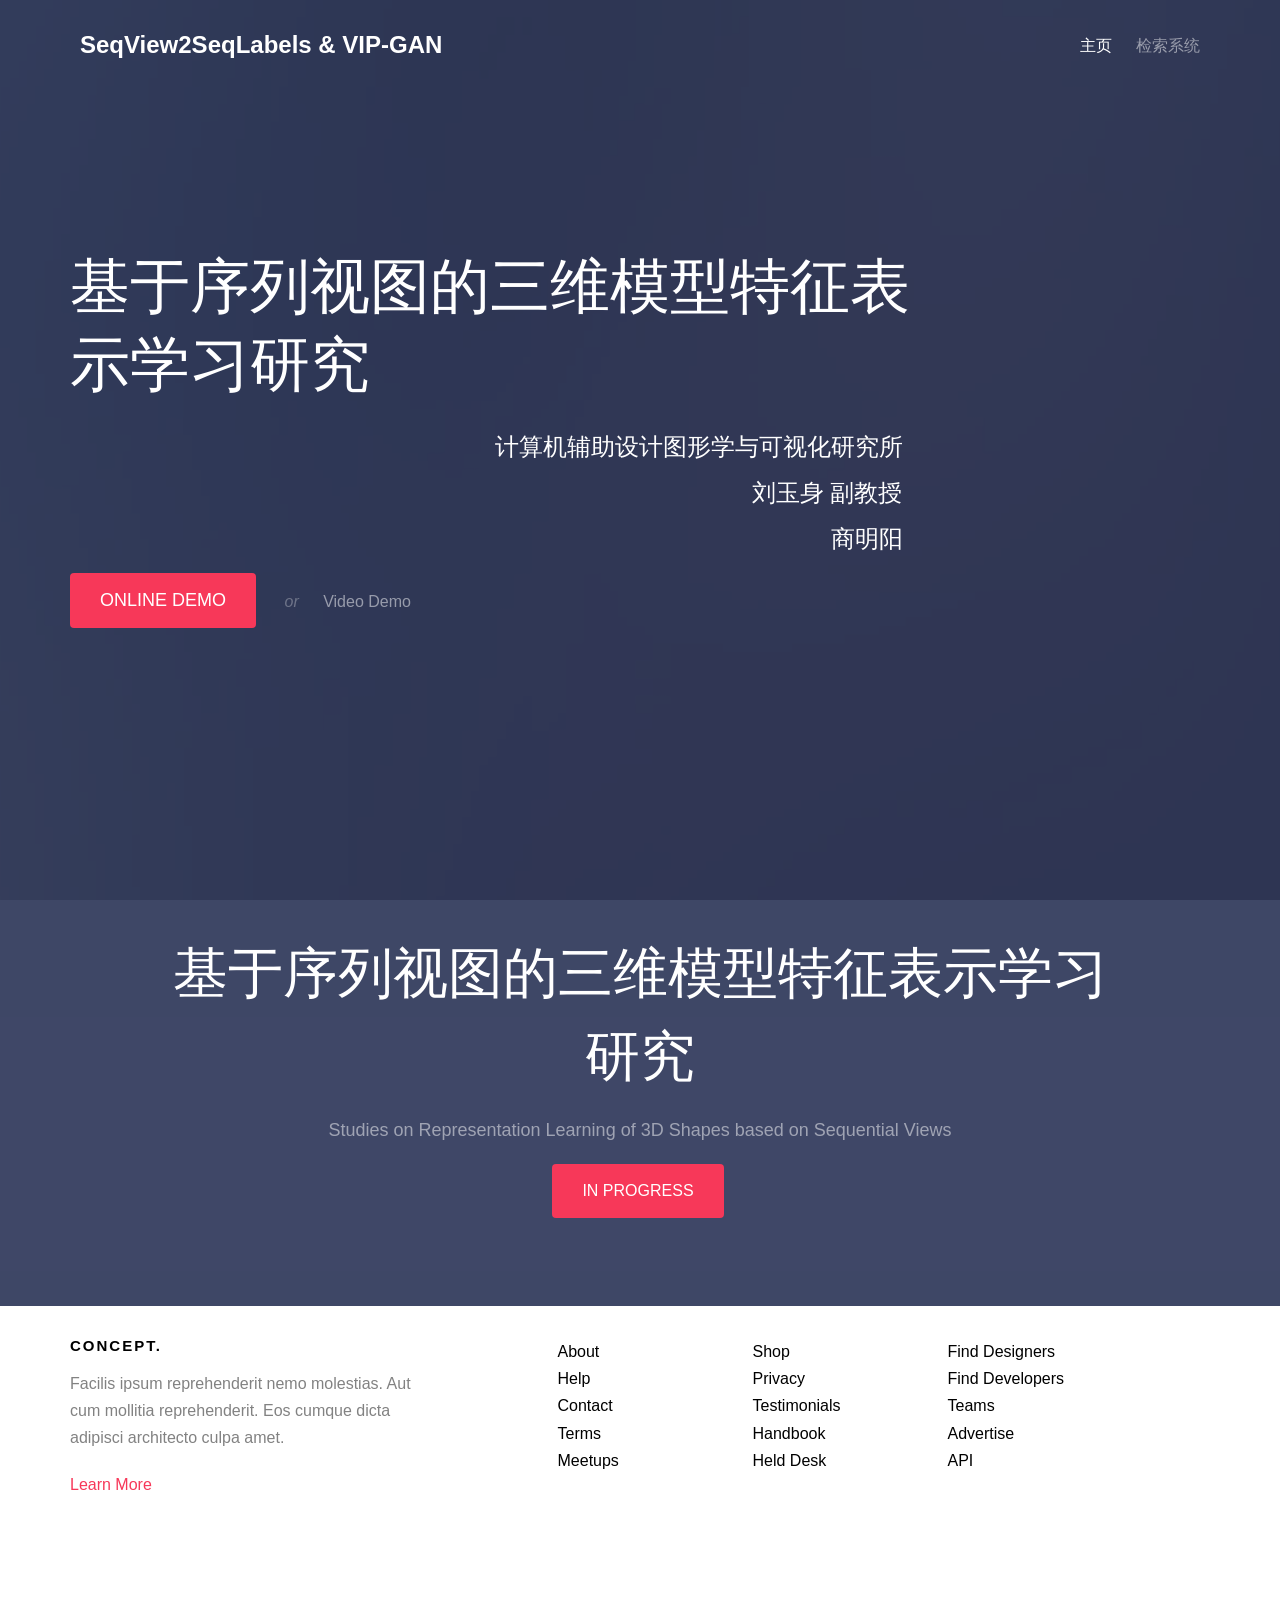
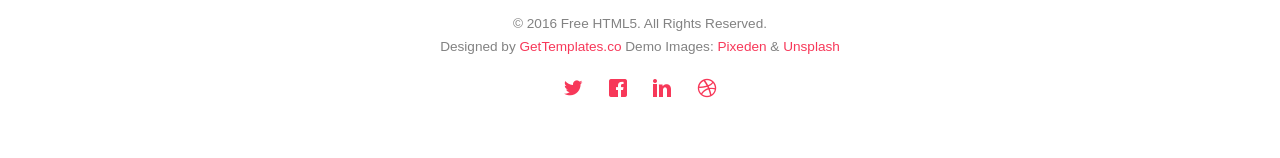
<file: templates/index.html>
<!DOCTYPE HTML>
<!--
	Concept by gettemplates.co
	Twitter: http://twitter.com/gettemplateco
	URL: http://gettemplates.co
-->
<html>
	<head>
	<meta charset="utf-8">
	<meta http-equiv="X-UA-Compatible" content="IE=edge">
	<title>基于序列视图的三维模型检索系统</title>
	<meta name="viewport" content="width=device-width, initial-scale=1">
	<meta name="description" content="基于序列视图的三维模型检索系统" />
	<meta name="keywords" content="" />
	<meta name="author" content="Mingyang Shang" />

  	<!-- Facebook and Twitter integration -->
	<meta property="og:title" content=""/>
	<meta property="og:image" content=""/>
	<meta property="og:url" content=""/>
	<meta property="og:site_name" content=""/>
	<meta property="og:description" content=""/>
	<meta name="twitter:title" content="" />
	<meta name="twitter:image" content="" />
	<meta name="twitter:url" content="" />
	<meta name="twitter:card" content="" />

	<!-- <link href="https://fonts.googleapis.com/css?family=Open+Sans:300,400,700" rel="stylesheet"> -->

	<!-- Animate.css -->
	<link rel="stylesheet" href="../static/css/animate.css">
	<!-- Icomoon Icon Fonts-->
	<link rel="stylesheet" href="../static/css/icomoon.css">
	<!-- Bootstrap  -->
	<link rel="stylesheet" href="../static/css/bootstrap.css">

	<!-- Magnific Popup -->
	<link rel="stylesheet" href="../static/css/magnific-popup.css">

	<!-- Theme style  -->
	<link rel="stylesheet" href="../static/css/style.css">

	<!-- Modernizr JS -->
	<script src="../static/js/modernizr-2.6.2.min.js"></script>
	<!-- FOR IE9 below -->
	<!--[if lt IE 9]>
	<script src="js/respond.min.js"></script>
	<![endif]-->

	</head>
	<body>
		
	<div class="fh5co-loader"></div>
	
	<div id="page">
	<nav class="fh5co-nav" role="navigation">
		<div class="container">
			<div class="row">
				<div class="col-xs-5 text-left">
					<div id="fh5co-logo"><a href="index.html">SeqView2SeqLabels & VIP-GAN</a></div>
				</div>
				<div class="col-xs-7 text-right menu-1">
					<ul>
						<li class="active"><a href="index.html">主页</a></li>
						<li><a href="retrieval.html">检索系统</a></li>
						<!--
						<li><a href="model.html">评估反馈</a></li>
						<li><a href="performance.html">性能</a></li>
						<li><a href="reference.html">参考文献</a></li> 
						-->
					</ul>
				</div>
			</div>
			
		</div>
	</nav>

	<header id="fh5co-header" class="fh5co-cover" role="banner" style="background-image:url(../static/img/img_bg_1.jpg);" data-stellar-background-ratio="0.5">
		<div class="overlay"></div>
		<div class="container">
			<div class="row">
				<div class="col-md-9 text-left">
					<div class="display-t">
						<div class="display-tc animate-box" data-animate-effect="fadeInUp">
							<h1 class="mb30">基于序列视图的三维模型特征表示学习研究</h1>
							<div class="col-md-12 text-right">
								<h3 style="color: white;">计算机辅助设计图形学与可视化研究所</h3>
								<h3 style="color: white;">刘玉身 副教授</h3>
								<h3 style="color: white;">商明阳</h3>
							</div>
							<p>
								<a href="retrieval.html" target="_blank" class="btn btn-primary">Online Demo</a>  <em class="or">or</em>
								<a href="#" class="link-watch popup-vimeo">Video Demo</a>
							</p>
						</div>
					</div>
				</div>
			</div>
		</div>
	</header>


	<div id="fh5co-started">
		<div class="container">
			<div class="row animate-box">
				<div class="col-md-10 col-md-offset-1 text-center fh5co-heading">
					<h2>基于序列视图的三维模型特征表示学习研究</h2>
					<p>Studies on Representation Learning of 3D Shapes based on Sequential Views</p>
					<p><button type="submit" class="btn btn-default">In progress</button></p>
				</div>
			</div>
		</div>
	</div>

	<footer id="fh5co-footer" role="contentinfo">
		<div class="container">
			<div class="row row-pb-md">
				<div class="col-md-4 fh5co-widget ">
					<h3>Concept.</h3>
					<p>Facilis ipsum reprehenderit nemo molestias. Aut cum mollitia reprehenderit. Eos cumque dicta adipisci architecto culpa amet.</p>
					<p><a href="#">Learn More</a></p>
				</div>
				<div class="col-md-2 col-sm-4 col-xs-6 col-md-push-1 ">
					<ul class="fh5co-footer-links">
						<li><a href="#">About</a></li>
						<li><a href="#">Help</a></li>
						<li><a href="#">Contact</a></li>
						<li><a href="#">Terms</a></li>
						<li><a href="#">Meetups</a></li>
					</ul>
				</div>

				<div class="col-md-2 col-sm-4 col-xs-6 col-md-push-1 ">
					<ul class="fh5co-footer-links">
						<li><a href="#">Shop</a></li>
						<li><a href="#">Privacy</a></li>
						<li><a href="#">Testimonials</a></li>
						<li><a href="#">Handbook</a></li>
						<li><a href="#">Held Desk</a></li>
					</ul>
				</div>

				<div class="col-md-2 col-sm-4 col-xs-6 col-md-push-1 ">
					<ul class="fh5co-footer-links">
						<li><a href="#">Find Designers</a></li>
						<li><a href="#">Find Developers</a></li>
						<li><a href="#">Teams</a></li>
						<li><a href="#">Advertise</a></li>
						<li><a href="#">API</a></li>
					</ul>
				</div>
			</div>

			<div class="row copyright">
				<div class="col-md-12 text-center">
					<p>
						<small class="block">&copy; 2016 Free HTML5. All Rights Reserved.</small> 
						<small class="block">Designed by <a href="http://gettemplates.co/" target="_blank">GetTemplates.co</a> Demo Images: <a href="http://pixeden.com/" target="_blank">Pixeden</a> &amp; <a href="http://unsplash.com/" target="_blank">Unsplash</a></small>
					</p>
					<p>
						<ul class="fh5co-social-icons">
							<li><a href="#"><i class="icon-twitter"></i></a></li>
							<li><a href="#"><i class="icon-facebook"></i></a></li>
							<li><a href="#"><i class="icon-linkedin"></i></a></li>
							<li><a href="#"><i class="icon-dribbble"></i></a></li>
						</ul>
					</p>
				</div>
			</div>

		</div>
	</footer>
	</div>

	<div class="gototop js-top">
		<a href="#" class="js-gotop"><i class="icon-arrow-up"></i></a>
	</div>
	
	<!-- jQuery -->
	<script src="../static/js/jquery-1.11.1.js"></script>
	<!-- jQuery Easing -->
	<script src="../static/js/jquery.easing.1.3.js"></script>
	<!-- Bootstrap -->
	<script src="../static/js/bootstrap.min.js"></script>
	<!-- Waypoints -->
	<script src="../static/js/jquery.waypoints.min.js"></script>
	<!-- countTo -->
	<script src="../static/js/jquery.countTo.js"></script>
	<!-- Magnific Popup -->
	<script src="../static/js/jquery.magnific-popup.min.js"></script>
	<script src="../static/js/magnific-popup-options.js"></script>
	<!-- Stellar -->
	<script src="../static/js/jquery.stellar.min.js"></script>
	<!-- Main -->
	<script src="../static/js/main.js"></script>

	</body>
</html>
</file>
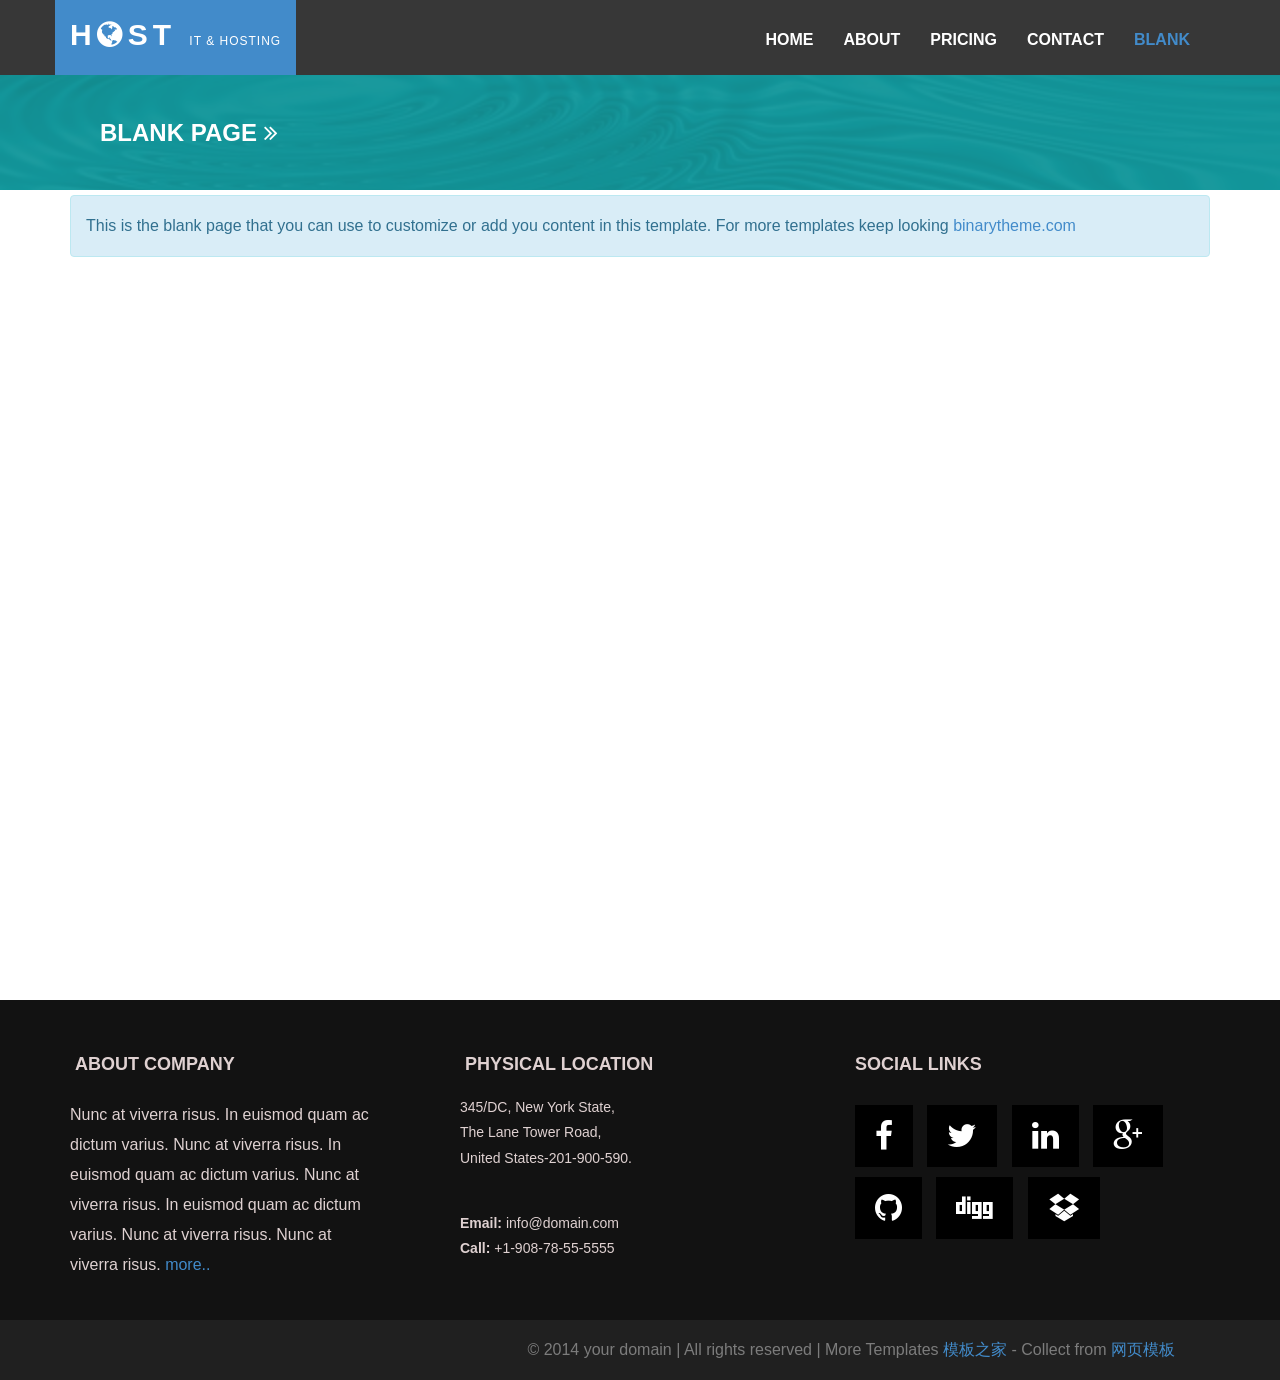
<file: blank.html>
<!DOCTYPE html>
<html xmlns="http://www.w3.org/1999/xhtml">
<head>
    <meta charset="utf-8" />
    <meta name="viewport" content="width=device-width, initial-scale=1, maximum-scale=1" />
    <meta name="description" content="" />
    <meta name="author" content="" />
    <!--[if IE]>
        <meta http-equiv="X-UA-Compatible" content="IE=edge,chrome=1">
        <![endif]-->
    <title>IT & HOSTING TEMPLATE</title>
    <!-- BOOTSTRAP CORE STYLE CSS -->
    <link href="assets/css/bootstrap.css" rel="stylesheet" />
     <!-- FONTAWESOME STYLE CSS -->
     <link href="assets/css/font-awesome.css" rel="stylesheet" />
    <!-- CUSTOM STYLE CSS -->
    <link href="assets/css/style.css" rel="stylesheet" />
</head>
<body > 
   
        <div class="navbar navbar-inverse navbar-fixed-top " >
        <div class="container">
            <div class="navbar-header">
                <button type="button" class="navbar-toggle" data-toggle="collapse" data-target=".navbar-collapse">
                    <span class="icon-bar"></span>
                    <span class="icon-bar"></span>
                    <span class="icon-bar"></span>
                </button>
                <a class="navbar-brand" href="#" ><strong style=""></strong> H<i class="fa fa-globe"></i>ST <small >IT & HOSTING</small></a>
            </div>
            <div class="navbar-collapse collapse move-me">
                <ul class="nav navbar-nav navbar-right set-links">
                    <li><a href="index.html" >HOME</a></li>
                     <li><a href="about.html">ABOUT</a></li>
                   <li><a href="pricing.html">PRICING</a></li>
                     <li><a href="#stats-download">CONTACT</a></li>
                    <li><a href="blank.html" class="active-menu-item">BLANK</a></li>
                </ul>
            </div>

        </div>
    </div>
    <!--MENU SECTION END-->
    <section class="headline-sec">
        <div class="overlay ">
            <h3 >BLANK PAGE <i class="fa fa-angle-double-right "></i></h3>

        </div>
    </section>
    <!--HOME SECTION END-->
    <section>
        <div class="container">
            <div class="row">
                <div class="col-md-12" style="min-height:800px;">
                    <div class="alert alert-info" >
                        This is the blank page that you can use to customize or add you content in this template. For more templates keep looking <a href="http://www.binarytheme.com" target="_blank"  >binarytheme.com</a>
                    </div>
                </div>
            </div>
        </div>
    </section>
    <section id="footer-sec" >
        <div class="container">
            <div class="row">
<div class="col-md-4">
   <h4>ABOUT COMPANY</h4>
    <p style="padding-right:50px;">
        Nunc at viverra risus. 
        In euismod quam ac dictum varius.
         Nunc at viverra risus. 
        In euismod quam ac dictum varius.
         Nunc at viverra risus. 
        In euismod quam ac dictum varius.
         Nunc at viverra risus. 
         Nunc at viverra risus. <a href="about.html">more..</a>
    </p>
</div>
                <div class="col-md-4">
       <h4>PHYSICAL LOCATION </h4>
                    <h5>345/DC, New York State,</h5>
                     <h5>The Lane Tower Road,</h5>
                    <h5>United States-201-900-590.</h5>
                    <br />
                    <h5><strong>Email:</strong> info@domain.com</h5>
                      <h5><strong>Call:</strong> +1-908-78-55-5555</h5>
                   
</div>
                <div class="col-md-4">
      <h4>SOCIAL LINKS</h4>
                    <div class="social-links">

                    
                    <a href="#" > <i class="fa fa-facebook fa-2x" ></i></a>
                         <a href="#" > <i class="fa fa-twitter fa-2x" ></i></a>
                         <a href="#" > <i class="fa fa-linkedin fa-2x" ></i></a>
                         <a href="#" > <i class="fa fa-google-plus fa-2x" ></i></a>
                         <a href="#" > <i class="fa fa-github fa-2x" ></i></a>
                         <a href="#" > <i class="fa fa-digg fa-2x" ></i></a>
                         <a href="#" > <i class="fa fa-dropbox fa-2x" ></i></a>
                   </div>

</div>
               
            </div>
               
        </div>
    </section>
     <!--FOOTER SECTION END-->
    <div class="copy-txt">
         <div class="container">
        <div class="row">
<div class="col-md-12 set-foot" >
    &copy 2014 your domain | All rights reserved |  More Templates <a href="http://www.cssmoban.com/" target="_blank" title="模板之家">模板之家</a> - Collect from <a href="http://www.cssmoban.com/" title="网页模板" target="_blank">网页模板</a> 
</div>
            </div>
                   </div>
    </div>
     <!-- COPY TEXT SECTION END-->
    <!-- JAVASCRIPT FILES PLACED AT THE BOTTOM TO REDUCE THE LOADING TIME  -->
    <!-- CORE JQUERY  -->
    <script src="assets/js/jquery-1.11.1.js"></script>
    <!-- BOOTSTRAP SCRIPTS  -->
    <script src="assets/js/bootstrap.js"></script>
    <!-- CUSTOM SCRIPTS  -->
    <script src="assets/js/custom.js"></script>
    
</body>
</html>
</file>
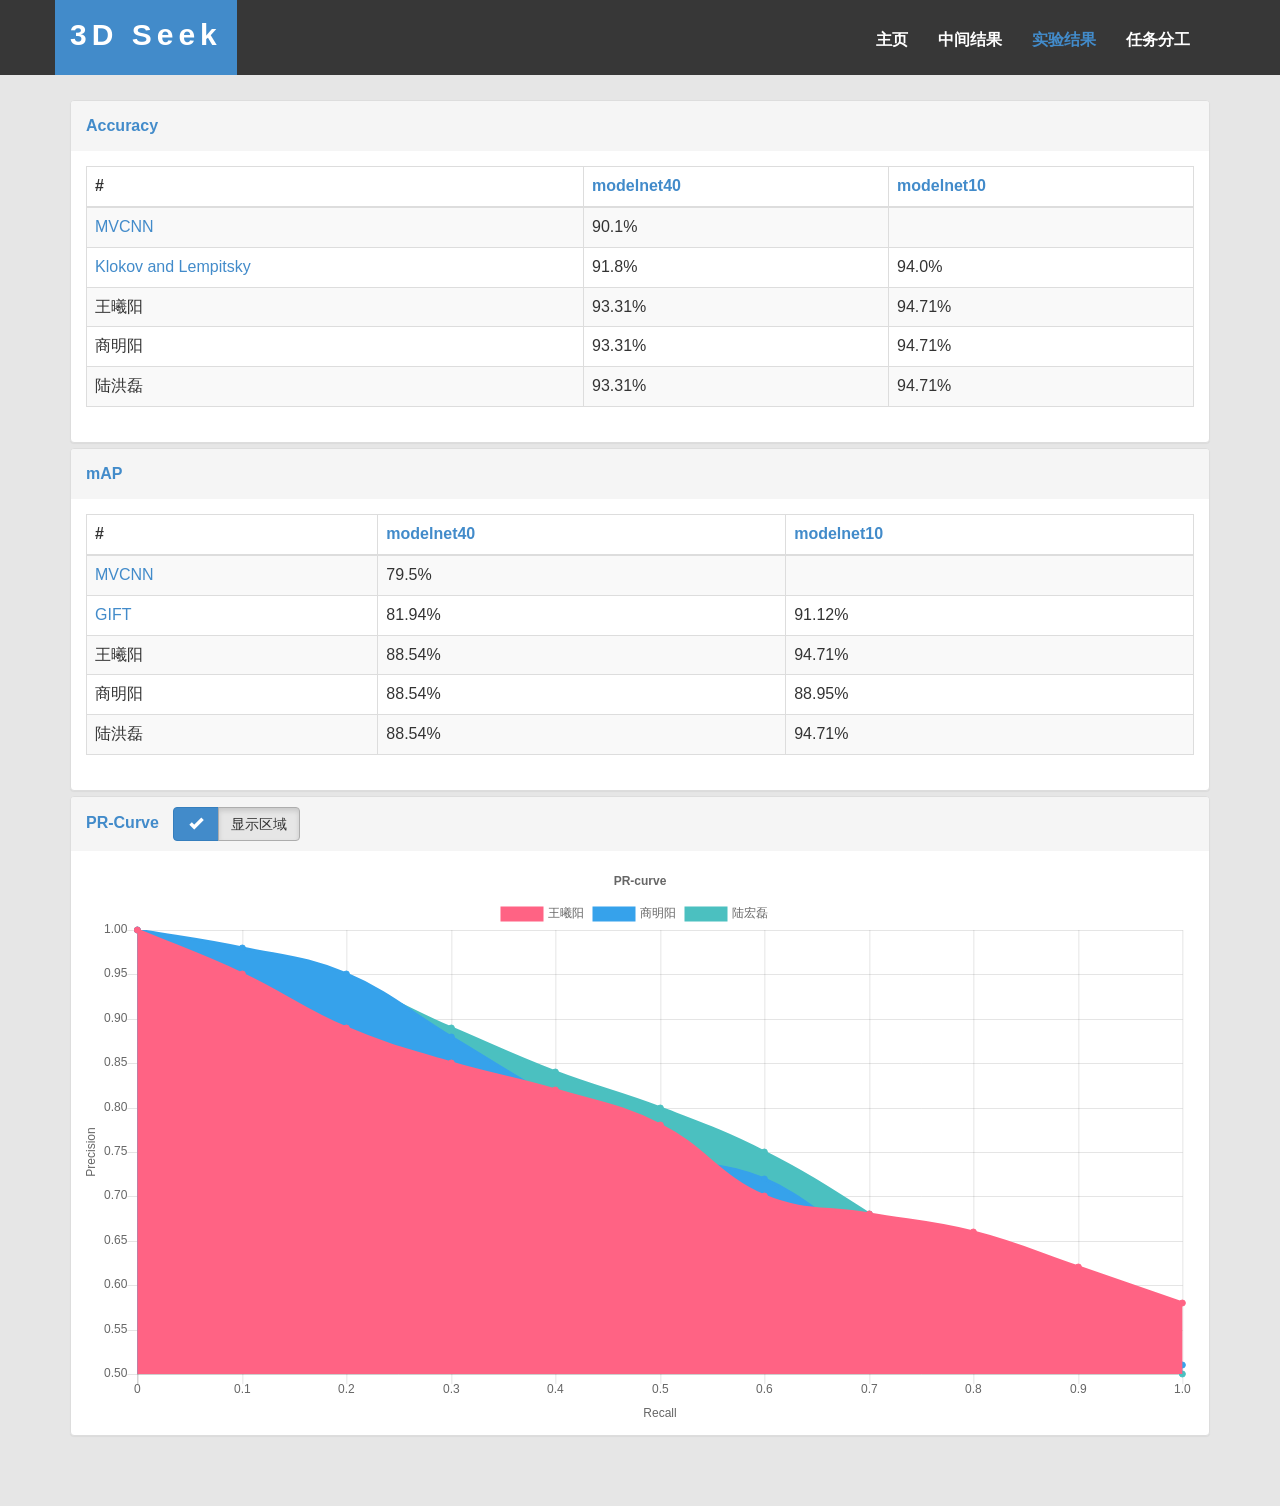
<file: experiment_result.html>
<!DOCTYPE html>
<html xmlns="http://www.w3.org/1999/xhtml">
<head>
    <meta charset="utf-8" />
    <meta name="viewport" content="width=device-width, initial-scale=1, maximum-scale=1" />
    <meta name="description" content="" />
    <meta name="author" content="" />
    <!--[if IE]>
        <meta http-equiv="X-UA-Compatible" content="IE=edge,chrome=1">
        <![endif]-->
    <title>3D Seek</title>
    <!-- BOOTSTRAP CORE STYLE CSS -->
    <link href="assets/css/bootstrap.css" rel="stylesheet" />
     <!-- FONTAWESOME STYLE CSS -->
     <link href="assets/css/font-awesome.css" rel="stylesheet" />
    <!-- CUSTOM STYLE CSS -->
    <link href="assets/css/style.css" rel="stylesheet" />
    <link href="assets/css/build.css" rel="stylesheet" />
    <link rel=”stylesheet” href=”//netdna.bootstrapcdn.com/font-awesome/4.2.0/css/font-awesome.min.css”>
    <link href="assets/css/experiment.css" rel="stylesheet" />
</head>
<body class="fh5co-bg-section">
        <div class="navbar navbar-inverse navbar-fixed-top " >
        <div class="container">
            <div class="navbar-header">
                <button type="button" class="navbar-toggle" data-toggle="collapse" data-target=".navbar-collapse">
                    <span class="icon-bar"></span>
                    <span class="icon-bar"></span>
                    <span class="icon-bar"></span>
                </button>
                <a class="navbar-brand" href="#" ><strong style="">3D Seek</strong></a>
            </div>
            <div class="navbar-collapse collapse move-me">
                <ul class="nav navbar-nav navbar-right set-links">
                     <li><a href="index.html">主页</a></li>
                     <li><a href="middle_result.html">中间结果</a></li>
                     <li><a href="experiment_result.html" class="active-menu-item">实验结果</a></li>
                     <li><a href="team.html" >任务分工</a></li>
                </ul>
            </div>
        </div>
    </div>
    <section id="experiment_section" class="fh5co-bg-section">
      <div class="container">
        <div class="row">
          <div class="col-md-12">
            <div class="panel-group">
                <div class="panel panel-default">
                  <div class="panel-heading"><b><a href="https://en.wikipedia.org/wiki/Accuracy_and_precision">Accuracy</a></b></div>
                  <div class="panel-body">
                    <table class="table table-hover table-bordered table-striped">
                      <thead>
                        <tr>
                          <th>#</th>
                          <th><a href="http://modelnet.cs.princeton.edu/">modelnet40</a></th>
                          <th><a href="http://modelnet.cs.princeton.edu/">modelnet10</a></th>
                        </tr>
                      </thead>
                      <tbody>
                        <tr>
                          <td><a href="http://people.cs.umass.edu/~kalo/papers/viewbasedcnn/index.html">MVCNN</a></td>
                          <td>90.1%</td>
                          <td></td>
                        </tr>
                        <tr>
                          <td><a href="https://arxiv.org/abs/1704.01222">Klokov and Lempitsky</a></td>
                          <td>91.8%</td>
                          <td>94.0%</td>
                        </tr>
                        <tr>
                          <td>王曦阳</td>
                          <td>93.31%</td>
                          <td>94.71%</td>
                        </tr>
                        <tr>
                          <td>商明阳</td>
                          <td>93.31%</td>
                          <td>94.71%</td>
                        </tr>
                        <tr>
                          <td>陆洪磊</td>
                          <td>93.31%</td>
                          <td>94.71%</td>
                        </tr>
                      </tbody>
                    </table>
                  </div>
                </div>
                <div class="panel panel-default">
                  <div class="panel-heading"><b><a href="https://en.wikipedia.org/wiki/Information_retrieval#Mean_average_precision">mAP</a></b></div>
                  <div class="panel-body">
                    <table class="table table-hover table-bordered table-striped">
                      <thead>
                        <tr>
                          <th>#</th>
                          <th><a href="http://modelnet.cs.princeton.edu/">modelnet40</a></th>
                          <th><a href="http://modelnet.cs.princeton.edu/">modelnet10</a></th>
                        </tr>
                      </thead>
                      <tbody>
                        <tr>
                          <td><a href="http://people.cs.umass.edu/~kalo/papers/viewbasedcnn/index.html">MVCNN</a></td>
                          <td>79.5%</td>
                          <td></td>
                        </tr>
                        <tr>
                          <td><a href="https://sites.google.com/site/songbaihust/">GIFT</a></td>
                          <td>81.94%</td>
                          <td>91.12%</td>
                        </tr>
                        <tr>
                          <td>王曦阳</td>
                          <td>88.54%</td>
                          <td>94.71%</td>
                        </tr>
                        <tr>
                          <td>商明阳</td>
                          <td>88.54%</td>
                          <td>88.95%</td>
                        </tr>
                        <tr>
                          <td>陆洪磊</td>
                          <td>88.54%</td>
                          <td>94.71%</td>
                        </tr>
                      </tbody>
                    </table>
                  </div>
                </div>
                <div class="panel panel-default">
                  <div class="panel-heading">
                    <b><a href="https://en.wikipedia.org/wiki/Precision_and_recall">PR-Curve</a></b>
                    <div id="show-area-div" class="[ form-group ]">
                      <input type="checkbox" name="fancy-checkbox-primary-custom-icons" id="fancy-checkbox-primary-custom-icons" autocomplete="off" />
                      <div class="[ form-group ]">
                        <input type="checkbox" name="fancy-checkbox-primary" id="fancy-checkbox-primary" autocomplete="off" checked/>
                        <div class="[ btn-group ]">
                            <label for="fancy-checkbox-primary" class="[ btn btn-primary ]">
                                <span class="[ glyphicon glyphicon-ok ]"></span>
                                <span> </span>
                            </label>
                            <label for="fancy-checkbox-primary" class="[ btn btn-default active ]">
                                显示区域
                            </label>
                        </div>
                    </div>
                    <!-- <div class="checkbox checkbox-primary">
                        <input id="check3" class="styled" type="checkbox" checked>
                        <label for="check3">
                            Style 3
                        </label>
                    </div> -->
                  </div>
                  </div>
                  <div class="panel-body text-center">
                    <canvas id="prChart" style="height:400px !important"></canvas>
                  </div>
                </div>
            </div>
          </div>
        </div>
      </div>
    </section>
     <!-- COPY TEXT SECTION END-->
    <!-- JAVASCRIPT FILES PLACED AT THE BOTTOM TO REDUCE THE LOADING TIME  -->
    <!-- CORE JQUERY  -->
    <script src="assets/js/jquery-1.11.1.js"></script>
    <!-- BOOTSTRAP SCRIPTS  -->
    <script src="assets/js/bootstrap.js"></script>
    <script src="assets/js/chart.min.js"></script>
    <!-- CUSTOM SCRIPTS  -->
    <script src="assets/js/experiment.js"></script>
</body>
</html>
</file>
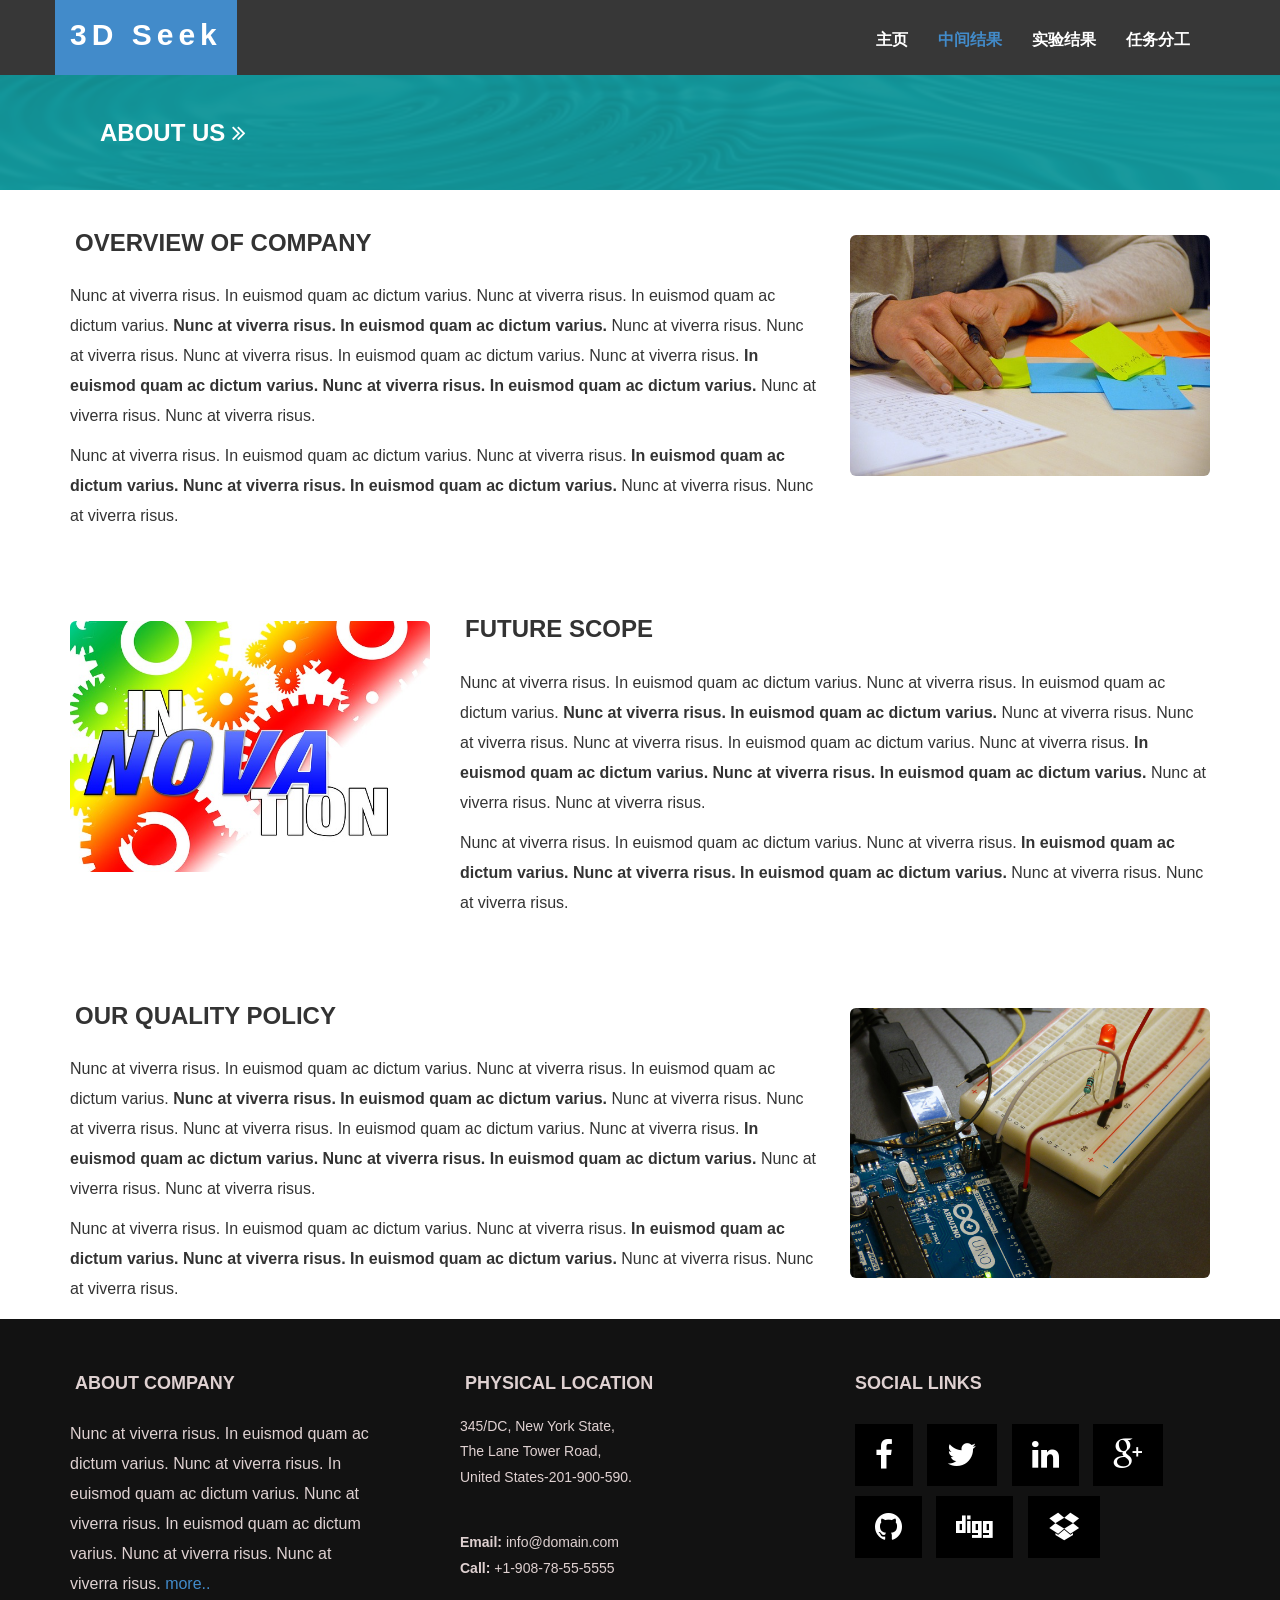
<file: middle_result.html>
<!DOCTYPE html>
<html xmlns="http://www.w3.org/1999/xhtml">
<head>
    <meta charset="utf-8" />
    <meta name="viewport" content="width=device-width, initial-scale=1, maximum-scale=1" />
    <meta name="description" content="" />
    <meta name="author" content="" />
    <!--[if IE]>
        <meta http-equiv="X-UA-Compatible" content="IE=edge,chrome=1">
        <![endif]-->
    <title>3D Seek</title>
    <!-- BOOTSTRAP CORE STYLE CSS -->
    <link href="assets/css/bootstrap.css" rel="stylesheet" />
     <!-- FONTAWESOME STYLE CSS -->
     <link href="assets/css/font-awesome.css" rel="stylesheet" />
    <!-- CUSTOM STYLE CSS -->
    <link href="assets/css/style.css" rel="stylesheet" />
</head>
<body > 
   
        <div class="navbar navbar-inverse navbar-fixed-top " >
        <div class="container">
            <div class="navbar-header">
                <button type="button" class="navbar-toggle" data-toggle="collapse" data-target=".navbar-collapse">
                    <span class="icon-bar"></span>
                    <span class="icon-bar"></span>
                    <span class="icon-bar"></span>
                </button>
                <a class="navbar-brand" href="#" ><strong style="">3D Seek</strong></a>
            </div>
            <div class="navbar-collapse collapse move-me">
                <ul class="nav navbar-nav navbar-right set-links">
                     <li><a href="index.html">主页</a></li>
                     <li><a href="middle_result.html" class="active-menu-item">中间结果</a></li>
                     <li><a href="experiment_result.html">实验结果</a></li>
                     <li><a href="team.html">任务分工</a></li>
                </ul>
            </div>
        </div>
    </div>
    <!--MENU SECTION END-->
    <section class="headline-sec">
        <div class="overlay ">
            <h3 >ABOUT US <i class="fa fa-angle-double-right "></i></h3>

        </div>
    </section>
    <!--HOME SECTION END-->
    <section>
        <div class="container">
            <div class="row">
                <div class="col-md-8" >
                        <h3><strong>Overview Of Company</strong></h3>
                        <p>
                          Nunc at viverra risus. 
        In euismod quam ac dictum varius.
         Nunc at viverra risus. 
        In euismod quam ac dictum varius.
    <strong>    Nunc at viverra risus. 
        In euismod quam ac dictum varius. </strong> 
         Nunc at viverra risus. 
         Nunc at viverra risus.
                             Nunc at viverra risus. 
        In euismod quam ac dictum varius.
         Nunc at viverra risus. 
       <strong>  In euismod quam ac dictum varius.
         Nunc at viverra risus. 
        In euismod quam ac dictum varius.</strong> 
         Nunc at viverra risus. 
         Nunc at viverra risus.
                            </p> 
                        <p>
                          Nunc at viverra risus. 
        In euismod quam ac dictum varius.
         Nunc at viverra risus. 
       <strong>  In euismod quam ac dictum varius.
         Nunc at viverra risus. 
        In euismod quam ac dictum varius.</strong> 
         Nunc at viverra risus. 
         Nunc at viverra risus.
                            </p> 
                </div>
                <div class="col-md-4 p-top-row " >
                    <img src="assets/img/about1.jpg" class="img-responsive img-rounded" alt="" />
                </div>
            </div>
             <div class="row p-top-row">
                 <div class="col-md-4 p-top-row " >
                     <img src="assets/img/about2.jpg" class="img-responsive img-rounded" alt="" />
                </div>
                <div class="col-md-8" >
                        <h3><strong>Future Scope</strong></h3>
                        <p>
                          Nunc at viverra risus. 
        In euismod quam ac dictum varius.
         Nunc at viverra risus. 
        In euismod quam ac dictum varius.
    <strong>    Nunc at viverra risus. 
        In euismod quam ac dictum varius. </strong> 
         Nunc at viverra risus. 
         Nunc at viverra risus.
                             Nunc at viverra risus. 
        In euismod quam ac dictum varius.
         Nunc at viverra risus. 
       <strong>  In euismod quam ac dictum varius.
         Nunc at viverra risus. 
        In euismod quam ac dictum varius.</strong> 
         Nunc at viverra risus. 
         Nunc at viverra risus.
                            </p> 
                        <p>
                          Nunc at viverra risus. 
        In euismod quam ac dictum varius.
         Nunc at viverra risus. 
       <strong>  In euismod quam ac dictum varius.
         Nunc at viverra risus. 
        In euismod quam ac dictum varius.</strong> 
         Nunc at viverra risus. 
         Nunc at viverra risus.
                            </p> 
                </div>
                
            </div>
             <div class="row p-top-row">
                 
                <div class="col-md-8" >
                        <h3><strong>Our Quality Policy</strong></h3>
                        <p>
                          Nunc at viverra risus. 
        In euismod quam ac dictum varius.
         Nunc at viverra risus. 
        In euismod quam ac dictum varius.
    <strong>    Nunc at viverra risus. 
        In euismod quam ac dictum varius. </strong> 
         Nunc at viverra risus. 
         Nunc at viverra risus.
                             Nunc at viverra risus. 
        In euismod quam ac dictum varius.
         Nunc at viverra risus. 
       <strong>  In euismod quam ac dictum varius.
         Nunc at viverra risus. 
        In euismod quam ac dictum varius.</strong> 
         Nunc at viverra risus. 
         Nunc at viverra risus.
                            </p> 
                        <p>
                          Nunc at viverra risus. 
        In euismod quam ac dictum varius.
         Nunc at viverra risus. 
       <strong>  In euismod quam ac dictum varius.
         Nunc at viverra risus. 
        In euismod quam ac dictum varius.</strong> 
         Nunc at viverra risus. 
         Nunc at viverra risus.
                            </p> 
                </div>
                <div class="col-md-4 p-top-row " >
                    <img src="assets/img/about3.jpg" class="img-responsive img-rounded" alt="" />
                </div>
            </div>
        </div>
    </section>
    <section id="footer-sec" >
        <div class="container">
            <div class="row">
<div class="col-md-4">
   <h4>ABOUT COMPANY</h4>
    <p style="padding-right:50px;">
        Nunc at viverra risus. 
        In euismod quam ac dictum varius.
         Nunc at viverra risus. 
        In euismod quam ac dictum varius.
         Nunc at viverra risus. 
        In euismod quam ac dictum varius.
         Nunc at viverra risus. 
         Nunc at viverra risus. <a href="about.html">more..</a>
    </p>
</div>
                <div class="col-md-4">
       <h4>PHYSICAL LOCATION </h4>
                    <h5>345/DC, New York State,</h5>
                     <h5>The Lane Tower Road,</h5>
                    <h5>United States-201-900-590.</h5>
                    <br />
                    <h5><strong>Email:</strong> info@domain.com</h5>
                      <h5><strong>Call:</strong> +1-908-78-55-5555</h5>
                   
</div>
                <div class="col-md-4">
      <h4>SOCIAL LINKS</h4>
                    <div class="social-links">

                    
                    <a href="#" > <i class="fa fa-facebook fa-2x" ></i></a>
                         <a href="#" > <i class="fa fa-twitter fa-2x" ></i></a>
                         <a href="#" > <i class="fa fa-linkedin fa-2x" ></i></a>
                         <a href="#" > <i class="fa fa-google-plus fa-2x" ></i></a>
                         <a href="#" > <i class="fa fa-github fa-2x" ></i></a>
                         <a href="#" > <i class="fa fa-digg fa-2x" ></i></a>
                         <a href="#" > <i class="fa fa-dropbox fa-2x" ></i></a>
                   </div>

</div>
               
            </div>
               
        </div>
    </section>
     <!-- COPY TEXT SECTION END-->
    <!-- JAVASCRIPT FILES PLACED AT THE BOTTOM TO REDUCE THE LOADING TIME  -->
    <!-- CORE JQUERY  -->
    <script src="assets/js/jquery-1.11.1.js"></script>
    <!-- BOOTSTRAP SCRIPTS  -->
    <script src="assets/js/bootstrap.js"></script>
    <!-- CUSTOM SCRIPTS  -->
    <script src="assets/js/custom.js"></script>
</body>
</html>
</file>
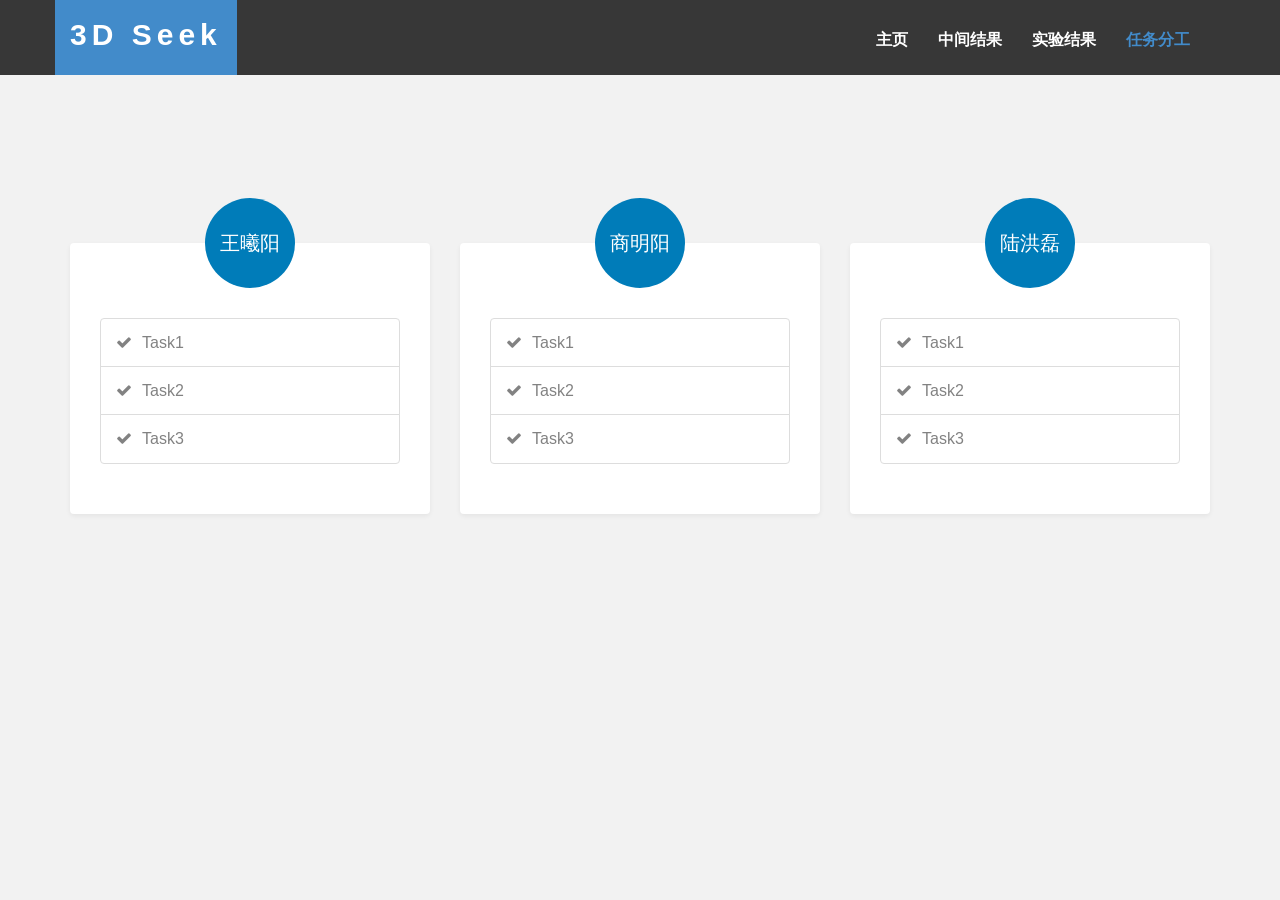
<file: team.html>
<!DOCTYPE html>
<html xmlns="http://www.w3.org/1999/xhtml">
<head>
    <meta charset="utf-8" />
    <meta name="viewport" content="width=device-width, initial-scale=1, maximum-scale=1" />
    <meta name="description" content="" />
    <meta name="author" content="" />
    <!--[if IE]>
        <meta http-equiv="X-UA-Compatible" content="IE=edge,chrome=1">
        <![endif]-->
    <title>3D Seek</title>
    <!-- BOOTSTRAP CORE STYLE CSS -->
    <link href="assets/css/bootstrap.css" rel="stylesheet" />
     <!-- FONTAWESOME STYLE CSS -->
     <link href="assets/css/font-awesome.css" rel="stylesheet" />
    <!-- CUSTOM STYLE CSS -->
    <link href="assets/css/style.css" rel="stylesheet" />
    <link href="assets/css/team.css" rel="stylesheet" />
</head>
<body class="fh5co-bg-section"> 
    <div class="navbar navbar-inverse navbar-fixed-top " >
        <div class="container">
            <div class="navbar-header">
                <button type="button" class="navbar-toggle" data-toggle="collapse" data-target=".navbar-collapse">
                    <span class="icon-bar"></span>
                    <span class="icon-bar"></span>
                    <span class="icon-bar"></span>
                </button>
                <a class="navbar-brand" href="#" ><strong style="">3D Seek</strong></a>
            </div>
            <div class="navbar-collapse collapse move-me">
                <ul class="nav navbar-nav navbar-right set-links">
                     <li><a href="index.html">主页</a></li>
                     <li><a href="middle_result.html">中间结果</a></li>
                     <li><a href="experiment_result.html">实验结果</a></li>
                     <li><a href="team.html" class="active-menu-item">任务分工</a></li>
                </ul>
            </div>
        </div>
    </div>
    
    <section id="team-work-section">
        <div id="fh5co-practice" >
            <div class="container">
                <div class="row animate-box">
                    <div class="col-md-8 col-md-offset-2 text-center fh5co-heading">
                        <!-- <h2>Our Legal Practice Area</h2> -->
                        <!-- <p>Dignissimos asperiores vitae velit veniam totam fuga molestias accusamus alias autem provident. Odit ab aliquam dolor eius.</p> -->
                    </div>
                </div>
                <div class="row">
                    <div class="col-md-4 text-center animate-box">
                        <div class="services">
                            <span class="icon">
                                <p class="icon-home">王曦阳</p>
                            </span>
                            <div class="desc text-left">
                                <ul class="list-group">
                                  <li class="list-group-item"><i class="fa fa-check"></i><span class="task-item">Task1</span></li>
                                  <li class="list-group-item"><i class="fa fa-check"></i><span class="task-item">Task2</span></li> 
                                  <li class="list-group-item"><i class="fa fa-check"></i><span class="task-item">Task3</span></li> 
                                </ul>
                            </div>
                        </div>
                    </div>
                    <div class="col-md-4 text-center animate-box">
                        <div class="services">
                            <span class="icon">
                                <p class="icon-home">商明阳</p>
                            </span>
                            <div class="desc text-left">
                                <ul class="list-group">
                                  <li class="list-group-item"><i class="fa fa-check"></i><span class="task-item">Task1</span></li>
                                  <li class="list-group-item"><i class="fa fa-check"></i><span class="task-item">Task2</span></li> 
                                  <li class="list-group-item"><i class="fa fa-check"></i><span class="task-item">Task3</span></li>
                                </ul>
                            </div>
                        </div>
                    </div>
                    <div class="col-md-4 text-center animate-box">
                        <div class="services">
                            <span class="icon">
                                <p class="icon-home">陆洪磊</p>
                            </span>
                            <div class="desc text-left">
                                <ul class="list-group">
                                  <li class="list-group-item"><i class="fa fa-check"></i><span class="task-item">Task1</span></li>
                                  <li class="list-group-item"><i class="fa fa-check"></i><span class="task-item">Task2</span></li> 
                                  <li class="list-group-item"><i class="fa fa-check"></i><span class="task-item">Task3</span></li>
                                </ul>
                            </div>
                        </div>
                    </div>
                    <!-- <div class="col-md-12 text-center animate-box">
                        <p><a class="btn btn-primary btn-lg btn-learn" href="#">View More</a></p>
                    </div> -->
                </div>
            </div>
        </div>
    </section>

     <!-- COPY TEXT SECTION END-->
    <!-- JAVASCRIPT FILES PLACED AT THE BOTTOM TO REDUCE THE LOADING TIME  -->
    <!-- CORE JQUERY  -->
    <script src="assets/js/jquery-1.11.1.js"></script>
    <!-- BOOTSTRAP SCRIPTS  -->
    <script src="assets/js/bootstrap.js"></script>
    
</body>
</html>
</file>
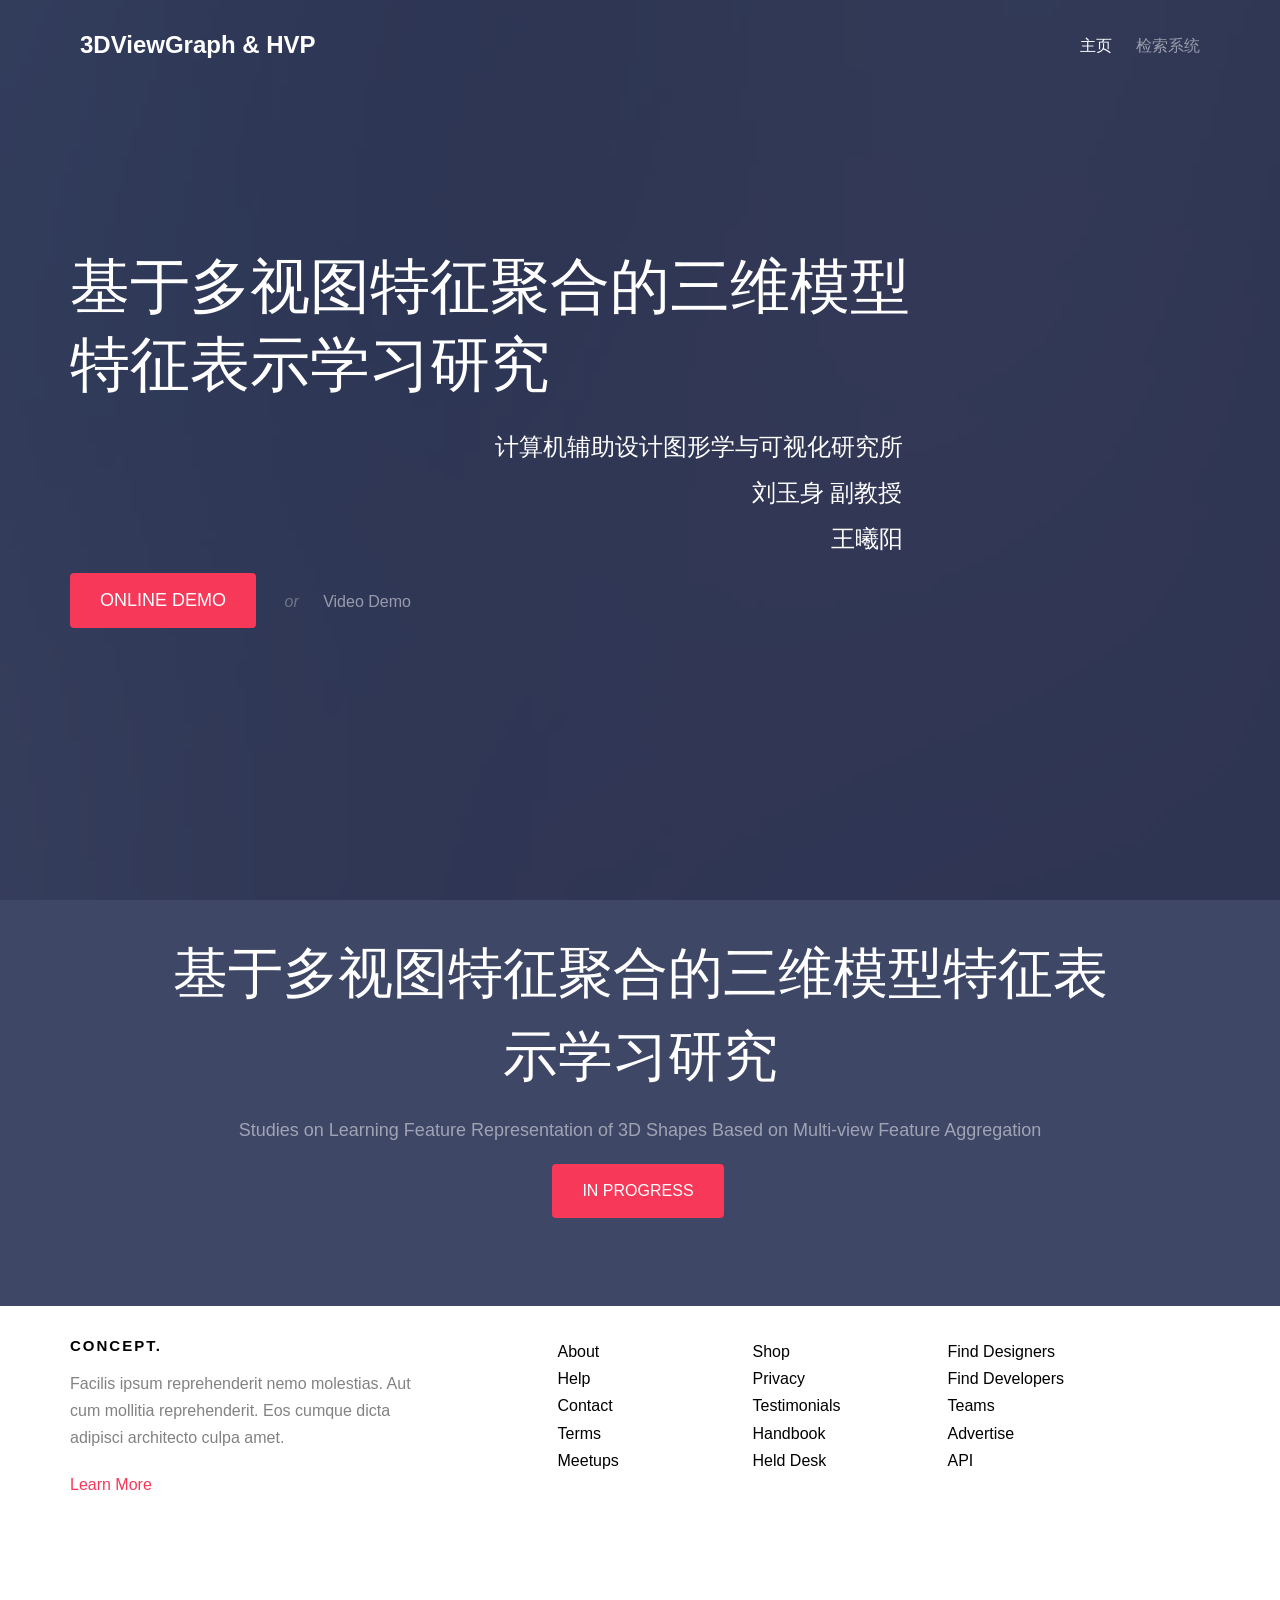
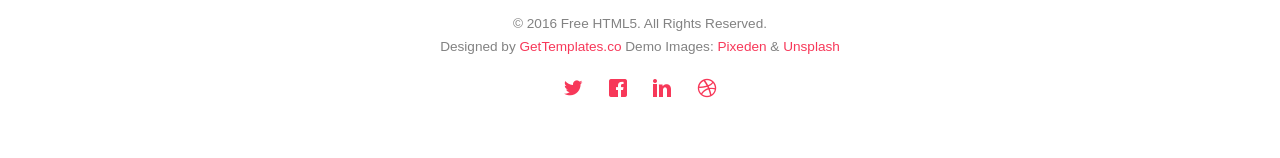
<file: templates/index_wxy.html>
<!DOCTYPE HTML>
<!--
	Concept by gettemplates.co
	Twitter: http://twitter.com/gettemplateco
	URL: http://gettemplates.co
-->
<html>
	<head>
	<meta charset="utf-8">
	<meta http-equiv="X-UA-Compatible" content="IE=edge">
	<title>基于多视图的三维模型检索系统</title>
	<meta name="viewport" content="width=device-width, initial-scale=1">
	<meta name="description" content="基于多视图的三维模型检索系统" />
	<meta name="keywords" content="" />
	<meta name="author" content="Xiyang Wang" />

  	<!-- Facebook and Twitter integration -->
	<meta property="og:title" content=""/>
	<meta property="og:image" content=""/>
	<meta property="og:url" content=""/>
	<meta property="og:site_name" content=""/>
	<meta property="og:description" content=""/>
	<meta name="twitter:title" content="" />
	<meta name="twitter:image" content="" />
	<meta name="twitter:url" content="" />
	<meta name="twitter:card" content="" />

	<!-- <link href="https://fonts.googleapis.com/css?family=Open+Sans:300,400,700" rel="stylesheet"> -->

	<!-- Animate.css -->
	<link rel="stylesheet" href="../static/css/animate.css">
	<!-- Icomoon Icon Fonts-->
	<link rel="stylesheet" href="../static/css/icomoon.css">
	<!-- Bootstrap  -->
	<link rel="stylesheet" href="../static/css/bootstrap.css">

	<!-- Magnific Popup -->
	<link rel="stylesheet" href="../static/css/magnific-popup.css">

	<!-- Theme style  -->
	<link rel="stylesheet" href="../static/css/style.css">

	<!-- Modernizr JS -->
	<script src="../static/js/modernizr-2.6.2.min.js"></script>
	<!-- FOR IE9 below -->
	<!--[if lt IE 9]>
	<script src="js/respond.min.js"></script>
	<![endif]-->

	</head>
	<body>
		
	<div class="fh5co-loader"></div>
	
	<div id="page">
	<nav class="fh5co-nav" role="navigation">
		<div class="container">
			<div class="row">
				<div class="col-xs-5 text-left">
					<div id="fh5co-logo"><a href="index_wxy.html">3DViewGraph & HVP</a></div>
				</div>
				<div class="col-xs-7 text-right menu-1">
					<ul>
						<li class="active"><a href="index_wxy.html">主页</a></li>
						<li><a href="retrieval_wxy.html">检索系统</a></li>
						<!--
						<li><a href="model.html">评估反馈</a></li>
						<li><a href="performance.html">性能</a></li>
						<li><a href="reference.html">参考文献</a></li> 
						-->
					</ul>
				</div>
			</div>
			
		</div>
	</nav>

	<header id="fh5co-header" class="fh5co-cover" role="banner" style="background-image:url(../static/img/img_bg_1.jpg);" data-stellar-background-ratio="0.5">
		<div class="overlay"></div>
		<div class="container">
			<div class="row">
				<div class="col-md-9 text-left">
					<div class="display-t">
						<div class="display-tc animate-box" data-animate-effect="fadeInUp">
							<h1 class="mb30">基于多视图特征聚合的三维模型特征表示学习研究</h1>
							<div class="col-md-12 text-right">
								<h3 style="color: white;">计算机辅助设计图形学与可视化研究所</h3>
								<h3 style="color: white;">刘玉身 副教授</h3>
								<h3 style="color: white;">王曦阳</h3>
							</div>
							<p>
								<a href="retrieval.html" target="_blank" class="btn btn-primary">Online Demo</a>  <em class="or">or</em>
								<a href="#" class="link-watch popup-vimeo">Video Demo</a>
							</p>
						</div>
					</div>
				</div>
			</div>
		</div>
	</header>


	<div id="fh5co-started">
		<div class="container">
			<div class="row animate-box">
				<div class="col-md-10 col-md-offset-1 text-center fh5co-heading">
					<h2>基于多视图特征聚合的三维模型特征表示学习研究</h2>
					<p>Studies on Learning Feature Representation of 3D Shapes Based on Multi-view Feature Aggregation</p>
					<p><button type="submit" class="btn btn-default">In progress</button></p>
				</div>
			</div>
		</div>
	</div>

	<footer id="fh5co-footer" role="contentinfo">
		<div class="container">
			<div class="row row-pb-md">
				<div class="col-md-4 fh5co-widget ">
					<h3>Concept.</h3>
					<p>Facilis ipsum reprehenderit nemo molestias. Aut cum mollitia reprehenderit. Eos cumque dicta adipisci architecto culpa amet.</p>
					<p><a href="#">Learn More</a></p>
				</div>
				<div class="col-md-2 col-sm-4 col-xs-6 col-md-push-1 ">
					<ul class="fh5co-footer-links">
						<li><a href="#">About</a></li>
						<li><a href="#">Help</a></li>
						<li><a href="#">Contact</a></li>
						<li><a href="#">Terms</a></li>
						<li><a href="#">Meetups</a></li>
					</ul>
				</div>

				<div class="col-md-2 col-sm-4 col-xs-6 col-md-push-1 ">
					<ul class="fh5co-footer-links">
						<li><a href="#">Shop</a></li>
						<li><a href="#">Privacy</a></li>
						<li><a href="#">Testimonials</a></li>
						<li><a href="#">Handbook</a></li>
						<li><a href="#">Held Desk</a></li>
					</ul>
				</div>

				<div class="col-md-2 col-sm-4 col-xs-6 col-md-push-1 ">
					<ul class="fh5co-footer-links">
						<li><a href="#">Find Designers</a></li>
						<li><a href="#">Find Developers</a></li>
						<li><a href="#">Teams</a></li>
						<li><a href="#">Advertise</a></li>
						<li><a href="#">API</a></li>
					</ul>
				</div>
			</div>

			<div class="row copyright">
				<div class="col-md-12 text-center">
					<p>
						<small class="block">&copy; 2016 Free HTML5. All Rights Reserved.</small> 
						<small class="block">Designed by <a href="http://gettemplates.co/" target="_blank">GetTemplates.co</a> Demo Images: <a href="http://pixeden.com/" target="_blank">Pixeden</a> &amp; <a href="http://unsplash.com/" target="_blank">Unsplash</a></small>
					</p>
					<p>
						<ul class="fh5co-social-icons">
							<li><a href="#"><i class="icon-twitter"></i></a></li>
							<li><a href="#"><i class="icon-facebook"></i></a></li>
							<li><a href="#"><i class="icon-linkedin"></i></a></li>
							<li><a href="#"><i class="icon-dribbble"></i></a></li>
						</ul>
					</p>
				</div>
			</div>

		</div>
	</footer>
	</div>

	<div class="gototop js-top">
		<a href="#" class="js-gotop"><i class="icon-arrow-up"></i></a>
	</div>
	
	<!-- jQuery -->
	<script src="../static/js/jquery-1.11.1.js"></script>
	<!-- jQuery Easing -->
	<script src="../static/js/jquery.easing.1.3.js"></script>
	<!-- Bootstrap -->
	<script src="../static/js/bootstrap.min.js"></script>
	<!-- Waypoints -->
	<script src="../static/js/jquery.waypoints.min.js"></script>
	<!-- countTo -->
	<script src="../static/js/jquery.countTo.js"></script>
	<!-- Magnific Popup -->
	<script src="../static/js/jquery.magnific-popup.min.js"></script>
	<script src="../static/js/magnific-popup-options.js"></script>
	<!-- Stellar -->
	<script src="../static/js/jquery.stellar.min.js"></script>
	<!-- Main -->
	<script src="../static/js/main.js"></script>

	</body>
</html>
</file>
<file: static/css/icomoon.css>
@font-face {
  font-family: 'icomoon';
  src:  url('../fonts/icomoon/icomoon.eot?6iuir');
  src:  url('../fonts/icomoon/icomoon.eot?6iuir#iefix') format('embedded-opentype'),
    url('../fonts/icomoon/icomoon.ttf?6iuir') format('truetype'),
    url('../fonts/icomoon/icomoon.woff?6iuir') format('woff'),
    url('../fonts/icomoon/icomoon.svg?6iuir#icomoon') format('svg');
  font-weight: normal;
  font-style: normal;
}

[class^="icon-"], [class*=" icon-"] {
  /* use !important to prevent issues with browser extensions that change fonts */
  font-family: 'icomoon' !important;
  speak: none;
  font-style: normal;
  font-weight: normal;
  font-variant: normal;
  text-transform: none;
  line-height: 1;

  /* Better Font Rendering =========== */
  -webkit-font-smoothing: antialiased;
  -moz-osx-font-smoothing: grayscale;
}

.icon-eye:before {
  content: "\e000";
}
.icon-paper-clip:before {
  content: "\e001";
}
.icon-mail:before {
  content: "\e002";
}
.icon-toggle:before {
  content: "\e003";
}
.icon-layout:before {
  content: "\e004";
}
.icon-link:before {
  content: "\e005";
}
.icon-bell:before {
  content: "\e006";
}
.icon-lock:before {
  content: "\e007";
}
.icon-unlock:before {
  content: "\e008";
}
.icon-ribbon:before {
  content: "\e009";
}
.icon-image:before {
  content: "\e010";
}
.icon-signal:before {
  content: "\e011";
}
.icon-target:before {
  content: "\e012";
}
.icon-clipboard:before {
  content: "\e013";
}
.icon-clock:before {
  content: "\e014";
}
.icon-watch:before {
  content: "\e015";
}
.icon-air-play:before {
  content: "\e016";
}
.icon-camera:before {
  content: "\e017";
}
.icon-video:before {
  content: "\e018";
}
.icon-disc:before {
  content: "\e019";
}
.icon-printer:before {
  content: "\e020";
}
.icon-monitor:before {
  content: "\e021";
}
.icon-server:before {
  content: "\e022";
}
.icon-cog:before {
  content: "\e023";
}
.icon-heart:before {
  content: "\e024";
}
.icon-paragraph:before {
  content: "\e025";
}
.icon-align-justify:before {
  content: "\e026";
}
.icon-align-left:before {
  content: "\e027";
}
.icon-align-center:before {
  content: "\e028";
}
.icon-align-right:before {
  content: "\e029";
}
.icon-book:before {
  content: "\e030";
}
.icon-layers:before {
  content: "\e031";
}
.icon-stack:before {
  content: "\e032";
}
.icon-stack-2:before {
  content: "\e033";
}
.icon-paper:before {
  content: "\e034";
}
.icon-paper-stack:before {
  content: "\e035";
}
.icon-search:before {
  content: "\e036";
}
.icon-zoom-in:before {
  content: "\e037";
}
.icon-zoom-out:before {
  content: "\e038";
}
.icon-reply:before {
  content: "\e039";
}
.icon-circle-plus:before {
  content: "\e040";
}
.icon-circle-minus:before {
  content: "\e041";
}
.icon-circle-check:before {
  content: "\e042";
}
.icon-circle-cross:before {
  content: "\e043";
}
.icon-square-plus:before {
  content: "\e044";
}
.icon-square-minus:before {
  content: "\e045";
}
.icon-square-check:before {
  content: "\e046";
}
.icon-square-cross:before {
  content: "\e047";
}
.icon-microphone:before {
  content: "\e048";
}
.icon-record:before {
  content: "\e049";
}
.icon-skip-back:before {
  content: "\e050";
}
.icon-rewind:before {
  content: "\e051";
}
.icon-play:before {
  content: "\e052";
}
.icon-pause:before {
  content: "\e053";
}
.icon-stop:before {
  content: "\e054";
}
.icon-fast-forward:before {
  content: "\e055";
}
.icon-skip-forward:before {
  content: "\e056";
}
.icon-shuffle:before {
  content: "\e057";
}
.icon-repeat:before {
  content: "\e058";
}
.icon-folder:before {
  content: "\e059";
}
.icon-umbrella:before {
  content: "\e060";
}
.icon-moon:before {
  content: "\e061";
}
.icon-thermometer:before {
  content: "\e062";
}
.icon-drop:before {
  content: "\e063";
}
.icon-sun:before {
  content: "\e064";
}
.icon-cloud:before {
  content: "\e065";
}
.icon-cloud-upload:before {
  content: "\e066";
}
.icon-cloud-download:before {
  content: "\e067";
}
.icon-upload:before {
  content: "\e068";
}
.icon-download:before {
  content: "\e069";
}
.icon-location:before {
  content: "\e070";
}
.icon-location-2:before {
  content: "\e071";
}
.icon-map:before {
  content: "\e072";
}
.icon-battery:before {
  content: "\e073";
}
.icon-head:before {
  content: "\e074";
}
.icon-briefcase:before {
  content: "\e075";
}
.icon-speech-bubble:before {
  content: "\e076";
}
.icon-anchor:before {
  content: "\e077";
}
.icon-globe:before {
  content: "\e078";
}
.icon-box:before {
  content: "\e079";
}
.icon-reload:before {
  content: "\e080";
}
.icon-share:before {
  content: "\e081";
}
.icon-marquee:before {
  content: "\e082";
}
.icon-marquee-plus:before {
  content: "\e083";
}
.icon-marquee-minus:before {
  content: "\e084";
}
.icon-tag:before {
  content: "\e085";
}
.icon-power:before {
  content: "\e086";
}
.icon-command:before {
  content: "\e087";
}
.icon-alt:before {
  content: "\e088";
}
.icon-esc:before {
  content: "\e089";
}
.icon-bar-graph:before {
  content: "\e090";
}
.icon-bar-graph-2:before {
  content: "\e091";
}
.icon-pie-graph:before {
  content: "\e092";
}
.icon-star:before {
  content: "\e093";
}
.icon-arrow-left:before {
  content: "\e094";
}
.icon-arrow-right:before {
  content: "\e095";
}
.icon-arrow-up:before {
  content: "\e096";
}
.icon-arrow-down:before {
  content: "\e097";
}
.icon-volume:before {
  content: "\e098";
}
.icon-mute:before {
  content: "\e099";
}
.icon-content-right:before {
  content: "\e100";
}
.icon-content-left:before {
  content: "\e101";
}
.icon-grid:before {
  content: "\e102";
}
.icon-grid-2:before {
  content: "\e103";
}
.icon-columns:before {
  content: "\e104";
}
.icon-loader:before {
  content: "\e105";
}
.icon-bag:before {
  content: "\e106";
}
.icon-ban:before {
  content: "\e107";
}
.icon-flag:before {
  content: "\e108";
}
.icon-trash:before {
  content: "\e109";
}
.icon-expand:before {
  content: "\e110";
}
.icon-contract:before {
  content: "\e111";
}
.icon-maximize:before {
  content: "\e112";
}
.icon-minimize:before {
  content: "\e113";
}
.icon-plus:before {
  content: "\e114";
}
.icon-minus:before {
  content: "\e115";
}
.icon-check:before {
  content: "\e116";
}
.icon-cross:before {
  content: "\e117";
}
.icon-move:before {
  content: "\e118";
}
.icon-delete:before {
  content: "\e119";
}
.icon-menu:before {
  content: "\e120";
}
.icon-archive:before {
  content: "\e121";
}
.icon-inbox:before {
  content: "\e122";
}
.icon-outbox:before {
  content: "\e123";
}
.icon-file:before {
  content: "\e124";
}
.icon-file-add:before {
  content: "\e125";
}
.icon-file-subtract:before {
  content: "\e126";
}
.icon-help:before {
  content: "\e127";
}
.icon-open:before {
  content: "\e128";
}
.icon-ellipsis:before {
  content: "\e129";
}
.icon-add-to-list:before {
  content: "\e900";
}
.icon-classic-computer:before {
  content: "\e901";
}
.icon-controller-fast-backward:before {
  content: "\e902";
}
.icon-creative-commons-attribution:before {
  content: "\e903";
}
.icon-creative-commons-noderivs:before {
  content: "\e904";
}
.icon-creative-commons-noncommercial-eu:before {
  content: "\e905";
}
.icon-creative-commons-noncommercial-us:before {
  content: "\e906";
}
.icon-creative-commons-public-domain:before {
  content: "\e907";
}
.icon-creative-commons-remix:before {
  content: "\e908";
}
.icon-creative-commons-share:before {
  content: "\e909";
}
.icon-creative-commons-sharealike:before {
  content: "\e90a";
}
.icon-creative-commons:before {
  content: "\e90b";
}
.icon-document-landscape:before {
  content: "\e90c";
}
.icon-remove-user:before {
  content: "\e90d";
}
.icon-warning:before {
  content: "\e90e";
}
.icon-arrow-bold-down:before {
  content: "\e90f";
}
.icon-arrow-bold-left:before {
  content: "\e910";
}
.icon-arrow-bold-right:before {
  content: "\e911";
}
.icon-arrow-bold-up:before {
  content: "\e912";
}
.icon-arrow-down2:before {
  content: "\e913";
}
.icon-arrow-left2:before {
  content: "\e914";
}
.icon-arrow-long-down:before {
  content: "\e915";
}
.icon-arrow-long-left:before {
  content: "\e916";
}
.icon-arrow-long-right:before {
  content: "\e917";
}
.icon-arrow-long-up:before {
  content: "\e918";
}
.icon-arrow-right2:before {
  content: "\e919";
}
.icon-arrow-up2:before {
  content: "\e91a";
}
.icon-arrow-with-circle-down:before {
  content: "\e91b";
}
.icon-arrow-with-circle-left:before {
  content: "\e91c";
}
.icon-arrow-with-circle-right:before {
  content: "\e91d";
}
.icon-arrow-with-circle-up:before {
  content: "\e91e";
}
.icon-bookmark:before {
  content: "\e91f";
}
.icon-bookmarks:before {
  content: "\e920";
}
.icon-chevron-down:before {
  content: "\e921";
}
.icon-chevron-left:before {
  content: "\e922";
}
.icon-chevron-right:before {
  content: "\e923";
}
.icon-chevron-small-down:before {
  content: "\e924";
}
.icon-chevron-small-left:before {
  content: "\e925";
}
.icon-chevron-small-right:before {
  content: "\e926";
}
.icon-chevron-small-up:before {
  content: "\e927";
}
.icon-chevron-thin-down:before {
  content: "\e928";
}
.icon-chevron-thin-left:before {
  content: "\e929";
}
.icon-chevron-thin-right:before {
  content: "\e92a";
}
.icon-chevron-thin-up:before {
  content: "\e92b";
}
.icon-chevron-up:before {
  content: "\e92c";
}
.icon-chevron-with-circle-down:before {
  content: "\e92d";
}
.icon-chevron-with-circle-left:before {
  content: "\e92e";
}
.icon-chevron-with-circle-right:before {
  content: "\e92f";
}
.icon-chevron-with-circle-up:before {
  content: "\e930";
}
.icon-cloud2:before {
  content: "\e931";
}
.icon-controller-fast-forward:before {
  content: "\e932";
}
.icon-controller-jump-to-start:before {
  content: "\e933";
}
.icon-controller-next:before {
  content: "\e934";
}
.icon-controller-paus:before {
  content: "\e935";
}
.icon-controller-play:before {
  content: "\e936";
}
.icon-controller-record:before {
  content: "\e937";
}
.icon-controller-stop:before {
  content: "\e938";
}
.icon-controller-volume:before {
  content: "\e939";
}
.icon-dot-single:before {
  content: "\e93a";
}
.icon-dots-three-horizontal:before {
  content: "\e93b";
}
.icon-dots-three-vertical:before {
  content: "\e93c";
}
.icon-dots-two-horizontal:before {
  content: "\e93d";
}
.icon-dots-two-vertical:before {
  content: "\e93e";
}
.icon-download2:before {
  content: "\e93f";
}
.icon-emoji-flirt:before {
  content: "\e940";
}
.icon-flow-branch:before {
  content: "\e941";
}
.icon-flow-cascade:before {
  content: "\e942";
}
.icon-flow-line:before {
  content: "\e943";
}
.icon-flow-parallel:before {
  content: "\e944";
}
.icon-flow-tree:before {
  content: "\e945";
}
.icon-install:before {
  content: "\e946";
}
.icon-layers2:before {
  content: "\e947";
}
.icon-open-book:before {
  content: "\e948";
}
.icon-resize-100:before {
  content: "\e949";
}
.icon-resize-full-screen:before {
  content: "\e94a";
}
.icon-save:before {
  content: "\e94b";
}
.icon-select-arrows:before {
  content: "\e94c";
}
.icon-sound-mute:before {
  content: "\e94d";
}
.icon-sound:before {
  content: "\e94e";
}
.icon-trash2:before {
  content: "\e94f";
}
.icon-triangle-down:before {
  content: "\e950";
}
.icon-triangle-left:before {
  content: "\e951";
}
.icon-triangle-right:before {
  content: "\e952";
}
.icon-triangle-up:before {
  content: "\e953";
}
.icon-uninstall:before {
  content: "\e954";
}
.icon-upload-to-cloud:before {
  content: "\e955";
}
.icon-upload2:before {
  content: "\e956";
}
.icon-add-user:before {
  content: "\e957";
}
.icon-address:before {
  content: "\e958";
}
.icon-adjust:before {
  content: "\e959";
}
.icon-air:before {
  content: "\e95a";
}
.icon-aircraft-landing:before {
  content: "\e95b";
}
.icon-aircraft-take-off:before {
  content: "\e95c";
}
.icon-aircraft:before {
  content: "\e95d";
}
.icon-align-bottom:before {
  content: "\e95e";
}
.icon-align-horizontal-middle:before {
  content: "\e95f";
}
.icon-align-left2:before {
  content: "\e960";
}
.icon-align-right2:before {
  content: "\e961";
}
.icon-align-top:before {
  content: "\e962";
}
.icon-align-vertical-middle:before {
  content: "\e963";
}
.icon-archive2:before {
  content: "\e964";
}
.icon-area-graph:before {
  content: "\e965";
}
.icon-attachment:before {
  content: "\e966";
}
.icon-awareness-ribbon:before {
  content: "\e967";
}
.icon-back-in-time:before {
  content: "\e968";
}
.icon-back:before {
  content: "\e969";
}
.icon-bar-graph2:before {
  content: "\e96a";
}
.icon-battery2:before {
  content: "\e96b";
}
.icon-beamed-note:before {
  content: "\e96c";
}
.icon-bell2:before {
  content: "\e96d";
}
.icon-blackboard:before {
  content: "\e96e";
}
.icon-block:before {
  content: "\e96f";
}
.icon-book2:before {
  content: "\e970";
}
.icon-bowl:before {
  content: "\e971";
}
.icon-box2:before {
  content: "\e972";
}
.icon-briefcase2:before {
  content: "\e973";
}
.icon-browser:before {
  content: "\e974";
}
.icon-brush:before {
  content: "\e975";
}
.icon-bucket:before {
  content: "\e976";
}
.icon-cake:before {
  content: "\e977";
}
.icon-calculator:before {
  content: "\e978";
}
.icon-calendar:before {
  content: "\e979";
}
.icon-camera2:before {
  content: "\e97a";
}
.icon-ccw:before {
  content: "\e97b";
}
.icon-chat:before {
  content: "\e97c";
}
.icon-check2:before {
  content: "\e97d";
}
.icon-circle-with-cross:before {
  content: "\e97e";
}
.icon-circle-with-minus:before {
  content: "\e97f";
}
.icon-circle-with-plus:before {
  content: "\e980";
}
.icon-circle:before {
  content: "\e981";
}
.icon-circular-graph:before {
  content: "\e982";
}
.icon-clapperboard:before {
  content: "\e983";
}
.icon-clipboard2:before {
  content: "\e984";
}
.icon-clock2:before {
  content: "\e985";
}
.icon-code:before {
  content: "\e986";
}
.icon-cog2:before {
  content: "\e987";
}
.icon-colours:before {
  content: "\e988";
}
.icon-compass:before {
  content: "\e989";
}
.icon-copy:before {
  content: "\e98a";
}
.icon-credit-card:before {
  content: "\e98b";
}
.icon-credit:before {
  content: "\e98c";
}
.icon-cross2:before {
  content: "\e98d";
}
.icon-cup:before {
  content: "\e98e";
}
.icon-cw:before {
  content: "\e98f";
}
.icon-cycle:before {
  content: "\e990";
}
.icon-database:before {
  content: "\e991";
}
.icon-dial-pad:before {
  content: "\e992";
}
.icon-direction:before {
  content: "\e993";
}
.icon-document:before {
  content: "\e994";
}
.icon-documents:before {
  content: "\e995";
}
.icon-drink:before {
  content: "\e996";
}
.icon-drive:before {
  content: "\e997";
}
.icon-drop2:before {
  content: "\e998";
}
.icon-edit:before {
  content: "\e999";
}
.icon-email:before {
  content: "\e99a";
}
.icon-emoji-happy:before {
  content: "\e99b";
}
.icon-emoji-neutral:before {
  content: "\e99c";
}
.icon-emoji-sad:before {
  content: "\e99d";
}
.icon-erase:before {
  content: "\e99e";
}
.icon-eraser:before {
  content: "\e99f";
}
.icon-export:before {
  content: "\e9a0";
}
.icon-eye2:before {
  content: "\e9a1";
}
.icon-feather:before {
  content: "\e9a2";
}
.icon-flag2:before {
  content: "\e9a3";
}
.icon-flash:before {
  content: "\e9a4";
}
.icon-flashlight:before {
  content: "\e9a5";
}
.icon-flat-brush:before {
  content: "\e9a6";
}
.icon-folder-images:before {
  content: "\e9a7";
}
.icon-folder-music:before {
  content: "\e9a8";
}
.icon-folder-video:before {
  content: "\e9a9";
}
.icon-folder2:before {
  content: "\e9aa";
}
.icon-forward:before {
  content: "\e9ab";
}
.icon-funnel:before {
  content: "\e9ac";
}
.icon-game-controller:before {
  content: "\e9ad";
}
.icon-gauge:before {
  content: "\e9ae";
}
.icon-globe2:before {
  content: "\e9af";
}
.icon-graduation-cap:before {
  content: "\e9b0";
}
.icon-grid2:before {
  content: "\e9b1";
}
.icon-hair-cross:before {
  content: "\e9b2";
}
.icon-hand:before {
  content: "\e9b3";
}
.icon-heart-outlined:before {
  content: "\e9b4";
}
.icon-heart2:before {
  content: "\e9b5";
}
.icon-help-with-circle:before {
  content: "\e9b6";
}
.icon-help2:before {
  content: "\e9b7";
}
.icon-home:before {
  content: "\e9b8";
}
.icon-hour-glass:before {
  content: "\e9b9";
}
.icon-image-inverted:before {
  content: "\e9ba";
}
.icon-image2:before {
  content: "\e9bb";
}
.icon-images:before {
  content: "\e9bc";
}
.icon-inbox2:before {
  content: "\e9bd";
}
.icon-infinity:before {
  content: "\e9be";
}
.icon-info-with-circle:before {
  content: "\e9bf";
}
.icon-info:before {
  content: "\e9c0";
}
.icon-key:before {
  content: "\e9c1";
}
.icon-keyboard:before {
  content: "\e9c2";
}
.icon-lab-flask:before {
  content: "\e9c3";
}
.icon-landline:before {
  content: "\e9c4";
}
.icon-language:before {
  content: "\e9c5";
}
.icon-laptop:before {
  content: "\e9c6";
}
.icon-leaf:before {
  content: "\e9c7";
}
.icon-level-down:before {
  content: "\e9c8";
}
.icon-level-up:before {
  content: "\e9c9";
}
.icon-lifebuoy:before {
  content: "\e9ca";
}
.icon-light-bulb:before {
  content: "\e9cb";
}
.icon-light-down:before {
  content: "\e9cc";
}
.icon-light-up:before {
  content: "\e9cd";
}
.icon-line-graph:before {
  content: "\e9ce";
}
.icon-link2:before {
  content: "\e9cf";
}
.icon-list:before {
  content: "\e9d0";
}
.icon-location-pin:before {
  content: "\e9d1";
}
.icon-location2:before {
  content: "\e9d2";
}
.icon-lock-open:before {
  content: "\e9d3";
}
.icon-lock2:before {
  content: "\e9d4";
}
.icon-log-out:before {
  content: "\e9d5";
}
.icon-login:before {
  content: "\e9d6";
}
.icon-loop:before {
  content: "\e9d7";
}
.icon-magnet:before {
  content: "\e9d8";
}
.icon-magnifying-glass:before {
  content: "\e9d9";
}
.icon-mail2:before {
  content: "\e9da";
}
.icon-man:before {
  content: "\e9db";
}
.icon-map2:before {
  content: "\e9dc";
}
.icon-mask:before {
  content: "\e9dd";
}
.icon-medal:before {
  content: "\e9de";
}
.icon-megaphone:before {
  content: "\e9df";
}
.icon-menu2:before {
  content: "\e9e0";
}
.icon-message:before {
  content: "\e9e1";
}
.icon-mic:before {
  content: "\e9e2";
}
.icon-minus2:before {
  content: "\e9e3";
}
.icon-mobile:before {
  content: "\e9e4";
}
.icon-modern-mic:before {
  content: "\e9e5";
}
.icon-moon2:before {
  content: "\e9e6";
}
.icon-mouse:before {
  content: "\e9e7";
}
.icon-music:before {
  content: "\e9e8";
}
.icon-network:before {
  content: "\e9e9";
}
.icon-new-message:before {
  content: "\e9ea";
}
.icon-new:before {
  content: "\e9eb";
}
.icon-news:before {
  content: "\e9ec";
}
.icon-note:before {
  content: "\e9ed";
}
.icon-notification:before {
  content: "\e9ee";
}
.icon-old-mobile:before {
  content: "\e9ef";
}
.icon-old-phone:before {
  content: "\e9f0";
}
.icon-palette:before {
  content: "\e9f1";
}
.icon-paper-plane:before {
  content: "\e9f2";
}
.icon-pencil:before {
  content: "\e9f3";
}
.icon-phone:before {
  content: "\e9f4";
}
.icon-pie-chart:before {
  content: "\e9f5";
}
.icon-pin:before {
  content: "\e9f6";
}
.icon-plus2:before {
  content: "\e9f7";
}
.icon-popup:before {
  content: "\e9f8";
}
.icon-power-plug:before {
  content: "\e9f9";
}
.icon-price-ribbon:before {
  content: "\e9fa";
}
.icon-price-tag:before {
  content: "\e9fb";
}
.icon-print:before {
  content: "\e9fc";
}
.icon-progress-empty:before {
  content: "\e9fd";
}
.icon-progress-full:before {
  content: "\e9fe";
}
.icon-progress-one:before {
  content: "\e9ff";
}
.icon-progress-two:before {
  content: "\ea00";
}
.icon-publish:before {
  content: "\ea01";
}
.icon-quote:before {
  content: "\ea02";
}
.icon-radio:before {
  content: "\ea03";
}
.icon-reply-all:before {
  content: "\ea04";
}
.icon-reply2:before {
  content: "\ea05";
}
.icon-retweet:before {
  content: "\ea06";
}
.icon-rocket:before {
  content: "\ea07";
}
.icon-round-brush:before {
  content: "\ea08";
}
.icon-rss:before {
  content: "\ea09";
}
.icon-ruler:before {
  content: "\ea0a";
}
.icon-scissors:before {
  content: "\ea0b";
}
.icon-share-alternitive:before {
  content: "\ea0c";
}
.icon-share2:before {
  content: "\ea0d";
}
.icon-shareable:before {
  content: "\ea0e";
}
.icon-shield:before {
  content: "\ea0f";
}
.icon-shop:before {
  content: "\ea10";
}
.icon-shopping-bag:before {
  content: "\ea11";
}
.icon-shopping-basket:before {
  content: "\ea12";
}
.icon-shopping-cart:before {
  content: "\ea13";
}
.icon-shuffle2:before {
  content: "\ea14";
}
.icon-signal2:before {
  content: "\ea15";
}
.icon-sound-mix:before {
  content: "\ea16";
}
.icon-sports-club:before {
  content: "\ea17";
}
.icon-spreadsheet:before {
  content: "\ea18";
}
.icon-squared-cross:before {
  content: "\ea19";
}
.icon-squared-minus:before {
  content: "\ea1a";
}
.icon-squared-plus:before {
  content: "\ea1b";
}
.icon-star-outlined:before {
  content: "\ea1c";
}
.icon-star2:before {
  content: "\ea1d";
}
.icon-stopwatch:before {
  content: "\ea1e";
}
.icon-suitcase:before {
  content: "\ea1f";
}
.icon-swap:before {
  content: "\ea20";
}
.icon-sweden:before {
  content: "\ea21";
}
.icon-switch:before {
  content: "\ea22";
}
.icon-tablet:before {
  content: "\ea23";
}
.icon-tag2:before {
  content: "\ea24";
}
.icon-text-document-inverted:before {
  content: "\ea25";
}
.icon-text-document:before {
  content: "\ea26";
}
.icon-text:before {
  content: "\ea27";
}
.icon-thermometer2:before {
  content: "\ea28";
}
.icon-thumbs-down:before {
  content: "\ea29";
}
.icon-thumbs-up:before {
  content: "\ea2a";
}
.icon-thunder-cloud:before {
  content: "\ea2b";
}
.icon-ticket:before {
  content: "\ea2c";
}
.icon-time-slot:before {
  content: "\ea2d";
}
.icon-tools:before {
  content: "\ea2e";
}
.icon-traffic-cone:before {
  content: "\ea2f";
}
.icon-tree:before {
  content: "\ea30";
}
.icon-trophy:before {
  content: "\ea31";
}
.icon-tv:before {
  content: "\ea32";
}
.icon-typing:before {
  content: "\ea33";
}
.icon-unread:before {
  content: "\ea34";
}
.icon-untag:before {
  content: "\ea35";
}
.icon-user:before {
  content: "\ea36";
}
.icon-users:before {
  content: "\ea37";
}
.icon-v-card:before {
  content: "\ea38";
}
.icon-video2:before {
  content: "\ea39";
}
.icon-vinyl:before {
  content: "\ea3a";
}
.icon-voicemail:before {
  content: "\ea3b";
}
.icon-wallet:before {
  content: "\ea3c";
}
.icon-water:before {
  content: "\ea3d";
}
.icon-px-with-circle:before {
  content: "\ea3e";
}
.icon-px:before {
  content: "\ea3f";
}
.icon-basecamp:before {
  content: "\ea40";
}
.icon-behance:before {
  content: "\ea41";
}
.icon-creative-cloud:before {
  content: "\ea42";
}
.icon-dropbox:before {
  content: "\ea43";
}
.icon-evernote:before {
  content: "\ea44";
}
.icon-flattr:before {
  content: "\ea45";
}
.icon-foursquare:before {
  content: "\ea46";
}
.icon-google-drive:before {
  content: "\ea47";
}
.icon-google-hangouts:before {
  content: "\ea48";
}
.icon-grooveshark:before {
  content: "\ea49";
}
.icon-icloud:before {
  content: "\ea4a";
}
.icon-mixi:before {
  content: "\ea4b";
}
.icon-onedrive:before {
  content: "\ea4c";
}
.icon-paypal:before {
  content: "\ea4d";
}
.icon-picasa:before {
  content: "\ea4e";
}
.icon-qq:before {
  content: "\ea4f";
}
.icon-rdio-with-circle:before {
  content: "\ea50";
}
.icon-renren:before {
  content: "\ea51";
}
.icon-scribd:before {
  content: "\ea52";
}
.icon-sina-weibo:before {
  content: "\ea53";
}
.icon-skype-with-circle:before {
  content: "\ea54";
}
.icon-skype:before {
  content: "\ea55";
}
.icon-slideshare:before {
  content: "\ea56";
}
.icon-smashing:before {
  content: "\ea57";
}
.icon-soundcloud:before {
  content: "\ea58";
}
.icon-spotify-with-circle:before {
  content: "\ea59";
}
.icon-spotify:before {
  content: "\ea5a";
}
.icon-swarm:before {
  content: "\ea5b";
}
.icon-vine-with-circle:before {
  content: "\ea5c";
}
.icon-vine:before {
  content: "\ea5d";
}
.icon-vk-alternitive:before {
  content: "\ea5e";
}
.icon-vk-with-circle:before {
  content: "\ea5f";
}
.icon-vk:before {
  content: "\ea60";
}
.icon-xing-with-circle:before {
  content: "\ea61";
}
.icon-xing:before {
  content: "\ea62";
}
.icon-yelp:before {
  content: "\ea63";
}
.icon-dribbble-with-circle:before {
  content: "\ea64";
}
.icon-dribbble:before {
  content: "\ea65";
}
.icon-facebook-with-circle:before {
  content: "\ea66";
}
.icon-facebook:before {
  content: "\ea67";
}
.icon-flickr-with-circle:before {
  content: "\ea68";
}
.icon-flickr:before {
  content: "\ea69";
}
.icon-github-with-circle:before {
  content: "\ea6a";
}
.icon-github:before {
  content: "\ea6b";
}
.icon-google-with-circle:before {
  content: "\ea6c";
}
.icon-google:before {
  content: "\ea6d";
}
.icon-instagram-with-circle:before {
  content: "\ea6e";
}
.icon-instagram:before {
  content: "\ea6f";
}
.icon-lastfm-with-circle:before {
  content: "\ea70";
}
.icon-lastfm:before {
  content: "\ea71";
}
.icon-linkedin-with-circle:before {
  content: "\ea72";
}
.icon-linkedin:before {
  content: "\ea73";
}
.icon-pinterest-with-circle:before {
  content: "\ea74";
}
.icon-pinterest:before {
  content: "\ea75";
}
.icon-rdio:before {
  content: "\ea76";
}
.icon-stumbleupon-with-circle:before {
  content: "\ea77";
}
.icon-stumbleupon:before {
  content: "\ea78";
}
.icon-tumblr-with-circle:before {
  content: "\ea79";
}
.icon-tumblr:before {
  content: "\ea7a";
}
.icon-twitter-with-circle:before {
  content: "\ea7b";
}
.icon-twitter:before {
  content: "\ea7c";
}
.icon-vimeo-with-circle:before {
  content: "\ea7d";
}
.icon-vimeo:before {
  content: "\ea7e";
}
.icon-youtube-with-circle:before {
  content: "\ea7f";
}
.icon-youtube:before {
  content: "\ea80";
}
</file>
<file: static/css/style.css>
@font-face {
  font-family: 'icomoon';
  src: url("../fonts/icomoon/icomoon.eot?srf3rx");
  src: url("../fonts/icomoon/icomoon.eot?srf3rx#iefix") format("embedded-opentype"), url("../fonts/icomoon/icomoon.ttf?srf3rx") format("truetype"), url("../fonts/icomoon/icomoon.woff?srf3rx") format("woff"), url("../fonts/icomoon/icomoon.svg?srf3rx#icomoon") format("svg");
  font-weight: normal;
  font-style: normal;
}
/* =======================================================
*
* 	Template Style 
*
* ======================================================= */
body {
  font-family: "Open Sans", Arial, sans-serif;
  font-weight: 400;
  font-size: 16px;
  line-height: 1.7;
  color: #828282;
  background: #fff;
}

.center-td {
  text-align: center;
}

#page {
  position: relative;
  overflow-x: hidden;
  -webkit-transition: 0.5s;
  -o-transition: 0.5s;
  transition: 0.5s;
}
.offcanvas #page {
  overflow: hidden;
  position: absolute;
}
.offcanvas #page:after {
  -webkit-transition: 2s;
  -o-transition: 2s;
  transition: 2s;
  position: absolute;
  top: 0;
  right: 0;
  bottom: 0;
  left: 0;
  z-index: 101;
  background: rgba(0, 0, 0, 0.7);
  content: "";
}

a {
  color: #F73859;
  -webkit-transition: 0.5s;
  -o-transition: 0.5s;
  transition: 0.5s;
}
a:hover, a:active, a:focus {
  color: #F73859;
  outline: none;
  text-decoration: none;
}

p {
  margin-bottom: 20px;
}

h1, h2, h3, h4, h5, h6, figure {
  color: #000;
  font-family: "Open Sans", Arial, sans-serif;
  font-weight: 400;
  margin: 0 0 20px 0;
}

::-webkit-selection {
  color: #fff;
  background: #F73859;
}

::-moz-selection {
  color: #fff;
  background: #F73859;
}

::selection {
  color: #fff;
  background: #F73859;
}

.fh5co-nav {
  position: fixed;
  top: 0;
  margin: 0;
  padding: 0;
  width: 100%;
  padding: 25px 0;
  z-index: 1001;
  background: transparent;
  -webkit-transition: 0.5s;
  -o-transition: 0.5s;
  transition: 0.5s;
}
@media screen and (max-width: 768px) {
  .fh5co-nav {
    padding: 25px 0;
  }
}
.fh5co-nav #fh5co-logo {
  font-size: 24px;
  padding: 0;
  margin: 0;
  text-transform: uppercase;
  font-weight: bold;
}
@media screen and (max-width: 768px) {
  .fh5co-nav #fh5co-logo {
    margin-bottom: 0;
  }
}
.fh5co-nav #fh5co-logo a > span {
  color: #F73859;
}
.fh5co-nav a {
  padding: 5px 10px;
  color: #fff;
}
@media screen and (max-width: 768px) {
  .fh5co-nav .menu-1 {
    display: none;
  }
}
.fh5co-nav ul {
  padding: 0;
  margin: 7px 0 0 0;
}
.fh5co-nav ul li {
  padding: 0;
  margin: 0;
  list-style: none;
  display: inline;
}
.fh5co-nav ul li a {
  font-size: 16px;
  padding: 30px 10px;
  color: rgba(255, 255, 255, 0.5);
  -webkit-transition: 0.5s;
  -o-transition: 0.5s;
  transition: 0.5s;
}
.fh5co-nav ul li a:hover, .fh5co-nav ul li a:focus, .fh5co-nav ul li a:active {
  color: white;
}
.fh5co-nav ul li.has-dropdown {
  position: relative;
}
.fh5co-nav ul li.has-dropdown .dropdown {
  width: 200px;
  -webkit-box-shadow: 0px 8px 13px -9px rgba(0, 0, 0, 0.75);
  -moz-box-shadow: 0px 8px 13px -9px rgba(0, 0, 0, 0.75);
  box-shadow: 0px 8px 13px -9px rgba(0, 0, 0, 0.75);
  z-index: 1002;
  visibility: hidden;
  opacity: 0;
  position: absolute;
  top: 40px;
  left: 0;
  text-align: left;
  background: #fff;
  padding: 20px;
  -webkit-border-radius: 4px;
  -moz-border-radius: 4px;
  -ms-border-radius: 4px;
  border-radius: 4px;
  -webkit-transition: 0s;
  -o-transition: 0s;
  transition: 0s;
}
.fh5co-nav ul li.has-dropdown .dropdown:before {
  bottom: 100%;
  left: 40px;
  border: solid transparent;
  content: " ";
  height: 0;
  width: 0;
  position: absolute;
  pointer-events: none;
  border-bottom-color: #fff;
  border-width: 8px;
  margin-left: -8px;
}
.fh5co-nav ul li.has-dropdown .dropdown li {
  display: block;
  margin-bottom: 7px;
}
.fh5co-nav ul li.has-dropdown .dropdown li:last-child {
  margin-bottom: 0;
}
.fh5co-nav ul li.has-dropdown .dropdown li a {
  padding: 2px 0;
  display: block;
  color: #999999;
  line-height: 1.2;
  text-transform: none;
  font-size: 15px;
}
.fh5co-nav ul li.has-dropdown .dropdown li a:hover {
  color: #000;
}
.fh5co-nav ul li.has-dropdown:hover a, .fh5co-nav ul li.has-dropdown:focus a {
  color: #fff;
}
.fh5co-nav ul li.btn-cta a {
  color: #F73859;
}
.fh5co-nav ul li.btn-cta a span {
  background: #f35f55;
  color: #fff;
  padding: 4px 20px;
  display: -moz-inline-stack;
  display: inline-block;
  zoom: 1;
  *display: inline;
  -webkit-transition: 0.3s;
  -o-transition: 0.3s;
  transition: 0.3s;
  -webkit-border-radius: 4px;
  -moz-border-radius: 4px;
  -ms-border-radius: 4px;
  border-radius: 4px;
}
.fh5co-nav ul li.btn-cta a:hover span {
  background: #f14034 !important;
  -webkit-box-shadow: 0px 14px 20px -9px rgba(0, 0, 0, 0.75);
  -moz-box-shadow: 0px 14px 20px -9px rgba(0, 0, 0, 0.75);
  box-shadow: 0px 14px 20px -9px rgba(0, 0, 0, 0.75);
}
.fh5co-nav ul li.active > a {
  color: #fff;
  position: relative;
}
.scrolled .fh5co-nav {
  background: #fff;
  padding: 10px 0;
  -webkit-box-shadow: 0px 5px 7px -7px rgba(0, 0, 0, 0.15);
  -moz-box-shadow: 0px 5px 7px -7px rgba(0, 0, 0, 0.15);
  box-shadow: 0px 5px 7px -7px rgba(0, 0, 0, 0.15);
}
.scrolled .fh5co-nav a {
  color: #000;
}
.scrolled .fh5co-nav ul li a:hover, .scrolled .fh5co-nav ul li a:focus, .scrolled .fh5co-nav ul li a:active {
  color: #F73859 !important;
}
.scrolled .fh5co-nav ul li.active a {
  color: #F73859;
}
.scrolled .fh5co-nav ul li.has-dropdown:hover > a, .scrolled .fh5co-nav ul li.has-dropdown:focus > a {
  color: #F73859;
}

#fh5co-header,
#fh5co-counter,
.fh5co-bg {
  background-size: cover;
  background-position: top center;
  background-repeat: no-repeat;
  position: relative;
}

.fh5co-bg {
  background-size: cover;
  background-position: center center;
  position: relative;
  width: 100%;
  float: left;
  position: relative;
}

#fh5co-header a {
  color: rgba(255, 255, 255, 0.5);
  border-bottom: 1px solid rgba(255, 255, 255, 0.5);
}
#fh5co-header a:hover {
  color: white;
  border-bottom: 1px solid white;
}

.fh5co-cover {
  height: 900px;
  background-size: cover;
  background-repeat: no-repeat;
  position: relative;
  float: left;
  width: 100%;
}
.fh5co-cover .overlay {
  z-index: 0;
  position: absolute;
  bottom: 0;
  top: 0;
  left: 0;
  right: 0;
  background: rgba(42, 51, 86, 0.9);
}
.fh5co-cover > .fh5co-container {
  position: relative;
  z-index: 10;
}
@media screen and (max-width: 768px) {
  .fh5co-cover {
    height: 600px;
  }
}
.fh5co-cover .display-t,
.fh5co-cover .display-tc {
  z-index: 9;
  height: 900px;
  display: table;
  width: 100%;
}
@media screen and (max-width: 768px) {
  .fh5co-cover .display-t,
  .fh5co-cover .display-tc {
    height: 600px;
  }
}
.fh5co-cover.fh5co-cover-sm {
  height: 600px;
}
@media screen and (max-width: 768px) {
  .fh5co-cover.fh5co-cover-sm {
    height: 400px;
  }
}
.fh5co-cover.fh5co-cover-sm .display-t,
.fh5co-cover.fh5co-cover-sm .display-tc {
  height: 600px;
  display: table;
  width: 100%;
}
@media screen and (max-width: 768px) {
  .fh5co-cover.fh5co-cover-sm .display-t,
  .fh5co-cover.fh5co-cover-sm .display-tc {
    height: 400px;
  }
}

.fh5co-staff {
  text-align: center;
  margin-bottom: 30px;
  background: #fff;
  padding: 30px;
  float: left;
  width: 100%;
}
.fh5co-staff img {
  width: 100px;
  margin-bottom: 20px;
  -webkit-border-radius: 50%;
  -moz-border-radius: 50%;
  -ms-border-radius: 50%;
  border-radius: 50%;
}
.fh5co-staff h3 {
  font-size: 24px;
  margin-bottom: 5px;
}
.fh5co-staff p {
  margin-bottom: 30px;
}
.fh5co-staff .role {
  color: #bfbfbf;
  margin-bottom: 30px;
  font-weight: normal;
  display: block;
}

.pagination a {
  background: none;
  border: none !important;
  color: gray !important;
}
.pagination a:hover, .pagination a:focus, .pagination a:active {
  background: none !important;
}
.pagination > li > a {
  margin: 0 2px;
  font-size: 18px;
  padding: 0 !important;
  background: none;
  -webkit-border-radius: 50% !important;
  -moz-border-radius: 50% !important;
  -ms-border-radius: 50% !important;
  -o-border-radius: 50% !important;
  border-radius: 50% !important;
  height: 50px;
  width: 50px;
  line-height: 50px;
  display: table-cell;
  vertical-align: middle;
}
.pagination > li > a:hover {
  color: #000;
  background: #e6e6e6 !important;
}
.pagination > li.disabled > a {
  background: none;
}
.pagination > li.active > a {
  background: #F73859 !important;
  -webkit-box-shadow: 4px 11px 35px -14px rgba(0, 0, 0, 0.5);
  -moz-box-shadow: 4px 11px 35px -14px rgba(0, 0, 0, 0.5);
  -ms-box-shadow: 4px 11px 35px -14px rgba(0, 0, 0, 0.5);
  -o-box-shadow: 4px 11px 35px -14px rgba(0, 0, 0, 0.5);
  box-shadow: 4px 11px 35px -14px rgba(0, 0, 0, 0.5);
  color: #fff !important;
}
.pagination > li.active > a:hover {
  cursor: pointer;
  background: #f96982 !important;
}

.fh5co-social-icons {
  margin: 0;
  padding: 0;
}
.fh5co-social-icons li {
  margin: 0;
  padding: 0;
  list-style: none;
  display: -moz-inline-stack;
  display: inline-block;
  zoom: 1;
  *display: inline;
}
.fh5co-social-icons li a {
  display: -moz-inline-stack;
  display: inline-block;
  zoom: 1;
  *display: inline;
  color: #F73859;
  padding-left: 10px;
  padding-right: 10px;
}
.fh5co-social-icons li a i {
  font-size: 20px;
}

.fh5co-contact-info ul {
  padding: 0;
  margin: 0;
}
.fh5co-contact-info ul li {
  padding: 0 0 0 70px;
  margin: 0 0 30px 0;
  list-style: none;
  position: relative;
}
.fh5co-contact-info ul li:before {
  color: #ccddea;
  position: absolute;
  left: 0;
  top: .05em;
  font-family: 'icomoon';
  speak: none;
  font-style: normal;
  font-weight: normal;
  font-variant: normal;
  text-transform: none;
  line-height: 1;
  /* Better Font Rendering =========== */
  -webkit-font-smoothing: antialiased;
  -moz-osx-font-smoothing: grayscale;
}
.fh5co-contact-info ul li.address:before {
  font-size: 30px;
  content: "\e9d1";
}
.fh5co-contact-info ul li.phone:before {
  font-size: 23px;
  content: "\e9f4";
}
.fh5co-contact-info ul li.email:before {
  font-size: 23px;
  content: "\e9da";
}
.fh5co-contact-info ul li.url:before {
  font-size: 23px;
  content: "\e9af";
}

#fh5co-header .display-tc,
#fh5co-counter .display-tc,
.fh5co-cover .display-tc {
  display: table-cell !important;
  vertical-align: middle;
}
#fh5co-header .display-tc h1, #fh5co-header .display-tc h2,
#fh5co-counter .display-tc h1,
#fh5co-counter .display-tc h2,
.fh5co-cover .display-tc h1,
.fh5co-cover .display-tc h2 {
  margin: 0;
  padding: 0;
  color: white;
}
#fh5co-header .display-tc h1,
#fh5co-counter .display-tc h1,
.fh5co-cover .display-tc h1 {
  margin-bottom: 0px;
  margin-top: 0;
  font-size: 60px;
  line-height: 1.3;
  font-family: "Open Sans", Arial, sans-serif;
  font-weight: 300;
}
@media screen and (max-width: 768px) {
  #fh5co-header .display-tc h1,
  #fh5co-counter .display-tc h1,
  .fh5co-cover .display-tc h1 {
    font-size: 40px;
  }
}
#fh5co-header .display-tc h2,
#fh5co-counter .display-tc h2,
.fh5co-cover .display-tc h2 {
  font-size: 20px;
  line-height: 1.5;
  margin-bottom: 30px;
  text-transform: uppercase;
}
#fh5co-header .display-tc .btn,
#fh5co-counter .display-tc .btn,
.fh5co-cover .display-tc .btn {
  padding: 15px 30px;
  background: #F73859;
  color: #fff;
  border: none !important;
  font-size: 18px;
  text-transform: uppercase;
  -webkit-border-radius: 4px;
  -moz-border-radius: 4px;
  -ms-border-radius: 4px;
  border-radius: 4px;
}
#fh5co-header .display-tc .btn:hover,
#fh5co-counter .display-tc .btn:hover,
.fh5co-cover .display-tc .btn:hover {
  background: #f6163c !important;
  -webkit-box-shadow: 0px 14px 30px -15px rgba(0, 0, 0, 0.75) !important;
  -moz-box-shadow: 0px 14px 30px -15px rgba(0, 0, 0, 0.75) !important;
  box-shadow: 0px 14px 30px -15px rgba(0, 0, 0, 0.75) !important;
}
#fh5co-header .display-tc .or,
#fh5co-counter .display-tc .or,
.fh5co-cover .display-tc .or {
  color: rgba(255, 255, 255, 0.3);
  display: -moz-inline-stack;
  display: inline-block;
  zoom: 1;
  *display: inline;
  padding: 0 20px;
}
#fh5co-header .display-tc .link-watch,
#fh5co-counter .display-tc .link-watch,
.fh5co-cover .display-tc .link-watch {
  border-bottom: none;
}
#fh5co-header .display-tc .form-inline .form-group,
#fh5co-counter .display-tc .form-inline .form-group,
.fh5co-cover .display-tc .form-inline .form-group {
  width: 100% !important;
  margin-bottom: 10px;
}
#fh5co-header .display-tc .form-inline .form-group .form-control,
#fh5co-counter .display-tc .form-inline .form-group .form-control,
.fh5co-cover .display-tc .form-inline .form-group .form-control {
  width: 100%;
  background: #fff;
  border: none;
}

.fh5co-bg-section {
  background: #F0F5F9;
}

#fh5co-services,
#fh5co-started,
#fh5co-testimonial,
#fh5co-blog,
#fh5co-about,
#fh5co-team,
#fh5co-contact,
#fh5co-footer {
  padding: 2em 0;
  clear: both;
}

#fh5co-project{
  clear: both;
}
@media screen and (max-width: 768px) {
  #fh5co-services,
  #fh5co-started,
  #fh5co-testimonial,
  #fh5co-blog,
  #fh5co-about,
  #fh5co-team,
  #fh5co-contact,
  #fh5co-footer {
    padding: 3em 0;
  }
}

#fh5co-testimonial {
  background: #F0F5F9;
}
#fh5co-testimonial .testimonial {
  background: #fff;
  padding: 30px;
  position: relative;
  margin-bottom: 4em;
  bottom: 0;
}
#fh5co-testimonial .testimonial blockquote {
  border-left: none;
  padding: 0;
  margin: 0;
}
#fh5co-testimonial .testimonial p {
  color: #666666;
  font-size: 18px;
  font-style: italic;
  line-height: 1.5;
}
#fh5co-testimonial .testimonial p.author {
  color: #b3b3b3;
}
#fh5co-testimonial .testimonial p.author img {
  width: 60px;
  margin-right: 20px;
  -webkit-border-radius: 50%;
  -moz-border-radius: 50%;
  -ms-border-radius: 50%;
  border-radius: 50%;
}
#fh5co-testimonial .testimonial p.author cite {
  font-style: normal;
  font-size: 13px;
  font-family: "Open Sans", Arial, sans-serif;
}
#fh5co-testimonial .testimonial p:last-child {
  margin-bottom: 0;
}
#fh5co-testimonial .testimonial:after {
  position: absolute;
  left: 11%;
  bottom: -30px;
  display: block;
  width: 0;
  content: "";
  border-width: 30px 30px 0 0;
  border-style: solid;
  border-color: #fff transparent;
}
#fh5co-testimonial .testimonial.fh5co-selected {
  background: #F73859;
  bottom: 10px;
  -webkit-box-shadow: 0px 18px 71px -10px rgba(0, 0, 0, 0.75);
  -moz-box-shadow: 0px 18px 71px -10px rgba(0, 0, 0, 0.75);
  box-shadow: 0px 18px 71px -10px rgba(0, 0, 0, 0.75);
}
#fh5co-testimonial .testimonial.fh5co-selected p {
  color: #fff;
}
#fh5co-testimonial .testimonial.fh5co-selected p.author cite {
  color: rgba(255, 255, 255, 0.7);
}
#fh5co-testimonial .testimonial.fh5co-selected:after {
  border-color: #F73859 transparent;
}
@media screen and (max-width: 768px) {
  #fh5co-testimonial .testimonial.fh5co-selected {
    bottom: 0;
  }
}

#fh5co-blog .fh5co-post {
  background: #fff;
  float: left;
  width: 100%;
  /*by yxy 30, 30*/
  margin-bottom: 20px;
  padding: 15px;
  -webkit-box-shadow: -2px 11px 24px -10px rgba(0, 0, 0, 0.09);
  -moz-box-shadow: -2px 11px 24px -10px rgba(0, 0, 0, 0.09);
  box-shadow: -2px 11px 24px -10px rgba(0, 0, 0, 0.09);
  position: relative;
  bottom: 0;
  -webkit-transition: 0.3s;
  -o-transition: 0.3s;
  transition: 0.3s;
}
#fh5co-blog .fh5co-post h3 {
  margin-bottom: 20px;
}
#fh5co-blog .fh5co-post h3 a {
  color: #F73859;
}
#fh5co-blog .fh5co-post h3 a:hover {
  color: #f35f55;
}
#fh5co-blog .fh5co-post .fh5co-date {
  display: block;
  margin-bottom: 10px;
  text-transform: uppercase;
  font-size: 12px;
  color: #cccccc;
  letter-spacing: .07em;
}
#fh5co-blog .fh5co-post p.author {
  color: #b3b3b3;
}
#fh5co-blog .fh5co-post p.author img {
  width: 50px;
  margin-right: 10px;
  -webkit-border-radius: 50%;
  -moz-border-radius: 50%;
  -ms-border-radius: 50%;
  border-radius: 50%;
}
#fh5co-blog .fh5co-post p.author cite {
  font-style: normal;
  font-size: 13px;
}
#fh5co-blog .fh5co-post p:last-child {
  margin-bottom: 0;
}
#fh5co-blog .fh5co-post:hover, #fh5co-blog .fh5co-post:focus {
  /*bottom: 10px;*/
}
@media screen and (max-width: 768px) {
  #fh5co-blog .fh5co-post:hover, #fh5co-blog .fh5co-post:focus {
    bottom: 0;
  }
}

#fh5co-counter {
  background: #fff;
  padding: 7em 0;
  text-align: center;
}
@media screen and (max-width: 768px) {
  #fh5co-counter {
    padding: 3em 0;
  }
}
#fh5co-counter .counter {
  font-size: 50px;
  margin-bottom: 10px;
  color: #F73859;
  font-weight: 100;
  display: block;
}
#fh5co-counter .counter-label {
  margin-bottom: 0;
  text-transform: uppercase;
  color: rgba(0, 0, 0, 0.5);
  letter-spacing: .1em;
}
#fh5co-counter .feature-center:hover .counter {
  color: #fff;
}
@media screen and (max-width: 768px) {
  #fh5co-counter .feature-center {
    margin-bottom: 30px;
  }
}
#fh5co-counter .icon {
  width: 70px;
  text-align: center;
  margin-bottom: 20px;
  background: none !important;
  border: none !important;
}
#fh5co-counter .icon i {
  height: 70px;
}
#fh5co-counter .icon i:before {
  color: #cccccc;
  display: block;
  text-align: center;
  margin-left: 3px;
}

#fh5co-project .fh5co-project {
  margin-bottom: 30px;
}
#fh5co-project .fh5co-project > a {
  display: block;
  color: #000;
  position: relative;
  bottom: 0;
  overflow: hidden;
  -webkit-transition: 0.5s;
  -o-transition: 0.5s;
  transition: 0.5s;
}
#fh5co-project .fh5co-project > a img {
  position: relative;
  -webkit-transition: 0.5s;
  -o-transition: 0.5s;
  transition: 0.5s;
}
#fh5co-project .fh5co-project > a:after {
  opacity: 0;
  visibility: hidden;
  content: "";
  position: absolute;
  bottom: 0;
  left: 0;
  right: 0;
  top: 0;
  background: rgba(0, 0, 0, 0.7);
  z-index: 8;
  -webkit-transition: 0.5s;
  -o-transition: 0.5s;
  transition: 0.5s;
}
#fh5co-project .fh5co-project > a .fh5co-copy {
  z-index: 12;
  position: absolute;
  right: 20px;
  left: 20px;
  bottom: 0px;
  opacity: 0;
  visibility: hidden;
  -webkit-transition: 0.3s;
  -o-transition: 0.3s;
  transition: 0.3s;
}
#fh5co-project .fh5co-project > a .fh5co-copy h3 {
  margin: 0 0 5px 0;
  padding: 0;
  color: #fff;
  font-size: 40px;
  font-weight: 400;
}
#fh5co-project .fh5co-project > a .fh5co-copy p {
  color: rgba(255, 255, 255, 0.8);
  font-size: 24px;
}
#fh5co-project .fh5co-project > a .fh5co-copy p:last-child {
  margin-bottom: 0;
}
@media screen and (max-width: 768px) {
  #fh5co-project .fh5co-project > a .fh5co-copy {
    position: relative;
    visibility: visible;
    opacity: 1;
    bottom: 0;
    color: #000;
    padding: 20px;
    background: #fff;
  }
}
#fh5co-project .fh5co-project > a:hover {
  -webkit-box-shadow: 0px 18px 71px -10px rgba(0, 0, 0, 0.75);
  -moz-box-shadow: 0px 18px 71px -10px rgba(0, 0, 0, 0.75);
  box-shadow: 0px 18px 71px -10px rgba(0, 0, 0, 0.75);
}
@media screen and (max-width: 768px) {
  #fh5co-project .fh5co-project > a:hover {
    bottom: 0;
  }
}
#fh5co-project .fh5co-project > a:hover:after {
  /*opacity: 1;*/
  /*visibility: visible;*/
}
@media screen and (max-width: 768px) {
  #fh5co-project .fh5co-project > a:hover:after {
    opacity: 0;
    visibility: hidden;
  }
}
#fh5co-project .fh5co-project > a:hover .fh5co-copy {
  opacity: 1;
  visibility: visible;
  bottom: 20px;
}
@media screen and (max-width: 768px) {
  #fh5co-project .fh5co-project > a:hover .fh5co-copy {
    bottom: 0;
    padding: 20px;
    background: #fff;
  }
}
#fh5co-project .fh5co-project > a:hover img {
  -webkit-transform: scale(1.1);
  -moz-transform: scale(1.1);
  -o-transform: scale(1.1);
  transform: scale(1.1);
}
@media screen and (max-width: 768px) {
  #fh5co-project .fh5co-project > a:hover img {
    -webkit-transform: scale(1);
    -moz-transform: scale(1);
    -o-transform: scale(1);
    transform: scale(1);
  }
}

#fh5co-services.border-bottom {
  border-bottom: 1px solid #dae6ef;
  -webkit-box-shadow: 0px 5px 7px -7px rgba(0, 0, 0, 0.15);
  -moz-box-shadow: 0px 5px 7px -7px rgba(0, 0, 0, 0.15);
  box-shadow: 0px 5px 7px -7px rgba(0, 0, 0, 0.15);
  position: relative;
  z-index: 10;
}

.feature-center {
  padding: 30px;
  float: left;
  width: 100%;
  position: relative;
  bottom: 0;
  margin-bottom: 40px;
  -webkit-transition: 0.3s;
  -o-transition: 0.3s;
  transition: 0.3s;
}
@media screen and (max-width: 768px) {
  .feature-center {
    margin-bottom: 50px;
  }
}
.feature-center .desc {
  padding-left: 180px;
}
.feature-center .icon {
  margin-bottom: 20px;
  display: block;
}
.feature-center .icon i {
  font-size: 40px;
  color: rgba(42, 54, 59, 0.2);
}
.feature-center .icon2 {
  float: left;
}
.feature-center .icon2 i {
  font-size: 100px;
}
.feature-center p:last-child {
  margin-bottom: 0;
}
.feature-center p, .feature-center h3 {
  margin-bottom: 30px;
}
.feature-center h3 {
  font-size: 22px;
  color: #5d5d5d;
}
.feature-center:hover, .feature-center:focus {
  background: #F73859;
  bottom: 10px;
  -webkit-box-shadow: 0px 18px 71px -10px rgba(0, 0, 0, 0.75);
  -moz-box-shadow: 0px 18px 71px -10px rgba(0, 0, 0, 0.75);
  box-shadow: 0px 18px 71px -10px rgba(0, 0, 0, 0.75);
}
.feature-center:hover p:last-child, .feature-center:focus p:last-child {
  margin-bottom: 0;
}
.feature-center:hover .icon i, .feature-center:focus .icon i {
  color: rgba(255, 255, 255, 0.7);
}
.feature-center:hover p, .feature-center:hover h3, .feature-center:focus p, .feature-center:focus h3 {
  color: #fff !important;
}
.feature-center:hover a, .feature-center:focus a {
  color: rgba(255, 255, 255, 0.7);
}
.feature-center:hover a:hover, .feature-center:focus a:hover {
  color: #fff;
}
@media screen and (max-width: 768px) {
  .feature-center:hover, .feature-center:focus {
    bottom: 0;
  }
}

.project-grid {
  background-size: cover;
  background-position: top center;
  background-repeat: no-repeat;
  position: relative;
  overflow: hidden;
  height: 350px;
  margin-bottom: 40px;
}
.project-grid:before {
  position: absolute;
  top: 0;
  bottom: 0;
  left: 0;
  right: 0;
  content: '';
  background: rgba(0, 0, 0, 0.3);
  opacity: 0;
  -webkit-transition: 0.1s;
  -o-transition: 0.1s;
  transition: 0.1s;
}
.project-grid .desc {
  background: rgba(247, 56, 89, 0.9);
  padding: 10px 20px;
  position: absolute;
  bottom: -93px;
  left: 0;
  right: 0;
  -webkit-transition: 0.1s;
  -o-transition: 0.1s;
  transition: 0.1s;
}
.project-grid .desc h3 a {
  color: white;
}
.project-grid .desc span {
  color: rgba(255, 255, 255, 0.4);
  text-transform: uppercase;
  letter-spacing: 1px;
  font-size: 12px;
}
@media screen and (max-width: 768px) {
  .project-grid .desc {
    bottom: 0;
  }
}
.project-grid:hover:before, .project-grid:focus:before {
  opacity: 1;
}
.project-grid:hover .desc, .project-grid:focus .desc {
  bottom: 0;
}

.project-content {
  width: 100%;
  padding-left: 10px;
  padding-right: 10px;
  float: left;
  padding: 7em 0;
}
@media screen and (max-width: 768px) {
  .project-content {
    padding: 3em 0;
  }
}
.project-content .col-half {
  width: 50%;
  float: left;
  padding-left: 10px;
  padding-right: 10px;
}
@media screen and (max-width: 480px) {
  .project-content .col-half {
    width: 100%;
  }
}
.project-content .col-half .project, .project-content .col-half .project-grid {
  background-size: cover;
  background-position: top center;
  background-repeat: no-repeat;
  position: relative;
  overflow: hidden;
}
.project-content .col-half .project:before, .project-content .col-half .project-grid:before {
  position: absolute;
  top: 0;
  bottom: 0;
  left: 0;
  right: 0;
  content: '';
  background: rgba(0, 0, 0, 0.3);
  opacity: 0;
  -webkit-transition: 0.1s;
  -o-transition: 0.1s;
  transition: 0.1s;
}
.project-content .col-half .project:hover:before, .project-content .col-half .project:focus:before, .project-content .col-half .project-grid:hover:before, .project-content .col-half .project-grid:focus:before {
  opacity: 1;
}
.project-content .col-half .project:hover .desc, .project-content .col-half .project:focus .desc, .project-content .col-half .project-grid:hover .desc, .project-content .col-half .project-grid:focus .desc {
  bottom: 0;
}
@media screen and (max-width: 480px) {
  .project-content .col-half .project, .project-content .col-half .project-grid {
    height: 340px !important;
    margin-bottom: 20px;
  }
}
.project-content .col-half .project {
  height: 800px;
}
.project-content .col-half .project-grid {
  height: 390px;
  margin-bottom: 20px;
}
.project-content .col-half .project-grid:last-child {
  margin-bottom: 0;
}
.project-content .desc {
  background: rgba(247, 56, 89, 0.9);
  padding: 10px 20px;
  position: absolute;
  bottom: -93px;
  left: 0;
  right: 0;
  -webkit-transition: 0.1s;
  -o-transition: 0.1s;
  transition: 0.1s;
}
.project-content .desc h3 {
  color: white;
}
.project-content .desc span {
  color: rgba(255, 255, 255, 0.4);
  text-transform: uppercase;
  letter-spacing: 1px;
  font-size: 12px;
}
@media screen and (max-width: 768px) {
  .project-content .desc {
    bottom: 0;
  }
}

.fh5co-heading {
  margin-bottom: 2em;
}
.fh5co-heading.fh5co-heading-sm {
  margin-bottom: 2em;
}
.fh5co-heading h2 {
  font-size: 55px;
  margin-bottom: 0px;
  line-height: 1.5;
  font-weight: 300;
  color: #000;
}
.fh5co-heading p {
  font-size: 18px;
  line-height: 1.5;
  color: #828282;
}
.fh5co-heading span {
  display: block;
  margin-bottom: 10px;
  text-transform: uppercase;
  font-size: 12px;
  letter-spacing: 2px;
  color: #cccccc;
}

#fh5co-started {
  background: rgba(42, 51, 86, 0.9);
}
#fh5co-started .fh5co-heading h2 {
  color: #fff;
  margin-bottom: 20px !important;
  font-weight: 300;
}
#fh5co-started .fh5co-heading p {
  color: rgba(255, 255, 255, 0.5);
}
#fh5co-started .form-control {
  background: rgba(255, 255, 255, 0.2);
  border: none !important;
  color: #fff;
  font-size: 16px !important;
  width: 100%;
  -webkit-transition: 0.5s;
  -o-transition: 0.5s;
  transition: 0.5s;
}
#fh5co-started .form-control::-webkit-input-placeholder {
  color: #fff;
}
#fh5co-started .form-control:-moz-placeholder {
  /* Firefox 18- */
  color: #fff;
}
#fh5co-started .form-control::-moz-placeholder {
  /* Firefox 19+ */
  color: #fff;
}
#fh5co-started .form-control:-ms-input-placeholder {
  color: #fff;
}
#fh5co-started .form-control:focus {
  background: rgba(255, 255, 255, 0.3);
}
#fh5co-started .btn {
  height: 54px;
  border: none !important;
  background: #F73859;
  color: #fff;
  font-size: 16px;
  text-transform: uppercase;
  font-weight: 400;
  padding-left: 30px;
  padding-right: 30px;
}
#fh5co-started .btn:hover {
  background: #f6163c !important;
  -webkit-box-shadow: 0px 14px 20px -9px rgba(0, 0, 0, 0.75) !important;
  -moz-box-shadow: 0px 14px 20px -9px rgba(0, 0, 0, 0.75) !important;
  box-shadow: 0px 14px 20px -9px rgba(0, 0, 0, 0.75) !important;
}
#fh5co-started .form-inline .form-group {
  width: 100% !important;
  margin-bottom: 10px;
}
#fh5co-started .form-inline .form-group .form-control {
  width: 100%;
}

#fh5co-footer .fh5co-footer-links {
  padding: 0;
  margin: 0;
}
#fh5co-footer .fh5co-footer-links li {
  padding: 0;
  margin: 0;
  list-style: none;
}
#fh5co-footer .fh5co-footer-links li a {
  color: #000;
  text-decoration: none;
}
#fh5co-footer .fh5co-footer-links li a:hover {
  text-decoration: underline;
}
#fh5co-footer .fh5co-widget {
  margin-bottom: 30px;
}
@media screen and (max-width: 768px) {
  #fh5co-footer .fh5co-widget {
    text-align: left;
  }
}
#fh5co-footer .fh5co-widget h3 {
  margin-bottom: 15px;
  font-weight: bold;
  font-size: 15px;
  letter-spacing: 2px;
  text-transform: uppercase;
}
#fh5co-footer .copyright .block {
  display: block;
}

#fh5co-offcanvas {
  position: fixed;
  z-index: 1901;
  width: 270px;
  background: black;
  top: 0;
  right: 0;
  top: 0;
  bottom: 0;
  padding: 45px 40px 40px 40px;
  overflow-y: auto;
  display: none;
  -moz-transform: translateX(270px);
  -webkit-transform: translateX(270px);
  -ms-transform: translateX(270px);
  -o-transform: translateX(270px);
  transform: translateX(270px);
  -webkit-transition: 0.5s;
  -o-transition: 0.5s;
  transition: 0.5s;
}
@media screen and (max-width: 768px) {
  #fh5co-offcanvas {
    display: block;
  }
}
.offcanvas #fh5co-offcanvas {
  -moz-transform: translateX(0px);
  -webkit-transform: translateX(0px);
  -ms-transform: translateX(0px);
  -o-transform: translateX(0px);
  transform: translateX(0px);
}
#fh5co-offcanvas a {
  color: rgba(255, 255, 255, 0.5);
}
#fh5co-offcanvas a:hover {
  color: rgba(255, 255, 255, 0.8);
}
#fh5co-offcanvas ul {
  padding: 0;
  margin: 0;
}
#fh5co-offcanvas ul li {
  padding: 0;
  margin: 0;
  list-style: none;
}
#fh5co-offcanvas ul li > ul {
  padding-left: 20px;
  display: none;
}
#fh5co-offcanvas ul li.offcanvas-has-dropdown > a {
  display: block;
  position: relative;
}
#fh5co-offcanvas ul li.offcanvas-has-dropdown > a:after {
  position: absolute;
  right: 0px;
  font-family: 'icomoon';
  speak: none;
  font-style: normal;
  font-weight: normal;
  font-variant: normal;
  text-transform: none;
  line-height: 1;
  /* Better Font Rendering =========== */
  -webkit-font-smoothing: antialiased;
  -moz-osx-font-smoothing: grayscale;
  content: "\e921";
  font-size: 20px;
  color: rgba(255, 255, 255, 0.2);
  -webkit-transition: 0.5s;
  -o-transition: 0.5s;
  transition: 0.5s;
}
#fh5co-offcanvas ul li.offcanvas-has-dropdown.active a:after {
  -webkit-transform: rotate(-180deg);
  -moz-transform: rotate(-180deg);
  -ms-transform: rotate(-180deg);
  -o-transform: rotate(-180deg);
  transform: rotate(-180deg);
}

.uppercase {
  font-size: 14px;
  color: #000;
  margin-bottom: 10px;
  font-weight: 700;
  text-transform: uppercase;
}

.gototop {
  position: fixed;
  bottom: 20px;
  right: 20px;
  z-index: 999;
  opacity: 0;
  visibility: hidden;
  -webkit-transition: 0.5s;
  -o-transition: 0.5s;
  transition: 0.5s;
}
.gototop.active {
  opacity: 1;
  visibility: visible;
}
.gototop a {
  width: 50px;
  height: 50px;
  display: table;
  background: rgba(0, 0, 0, 0.5);
  color: #fff;
  text-align: center;
  -webkit-border-radius: 4px;
  -moz-border-radius: 4px;
  -ms-border-radius: 4px;
  border-radius: 4px;
}
.gototop a i {
  height: 50px;
  display: table-cell;
  vertical-align: middle;
}
.gototop a:hover, .gototop a:active, .gototop a:focus {
  text-decoration: none;
  outline: none;
}

.fh5co-nav-toggle {
  width: 25px;
  height: 25px;
  cursor: pointer;
  text-decoration: none;
}
.fh5co-nav-toggle.active i::before, .fh5co-nav-toggle.active i::after {
  background: #444;
}
.fh5co-nav-toggle:hover, .fh5co-nav-toggle:focus, .fh5co-nav-toggle:active {
  outline: none;
  border-bottom: none !important;
}
.fh5co-nav-toggle i {
  position: relative;
  display: inline-block;
  width: 25px;
  height: 2px;
  color: #252525;
  font: bold 14px/.4 Helvetica;
  text-transform: uppercase;
  text-indent: -55px;
  background: #252525;
  transition: all .2s ease-out;
}
.fh5co-nav-toggle i::before, .fh5co-nav-toggle i::after {
  content: '';
  width: 25px;
  height: 2px;
  background: #252525;
  position: absolute;
  left: 0;
  transition: all .2s ease-out;
}
.fh5co-nav-toggle.fh5co-nav-white > i {
  color: #fff;
  background: #fff;
}
.fh5co-nav-toggle.fh5co-nav-white > i::before, .fh5co-nav-toggle.fh5co-nav-white > i::after {
  background: #fff;
}

.fh5co-nav-toggle i::before {
  top: -7px;
}

.fh5co-nav-toggle i::after {
  bottom: -7px;
}

.fh5co-nav-toggle:hover i::before {
  top: -10px;
}

.fh5co-nav-toggle:hover i::after {
  bottom: -10px;
}

.fh5co-nav-toggle.active i {
  background: transparent;
}

.fh5co-nav-toggle.active i::before {
  top: 0;
  -webkit-transform: rotateZ(45deg);
  -moz-transform: rotateZ(45deg);
  -ms-transform: rotateZ(45deg);
  -o-transform: rotateZ(45deg);
  transform: rotateZ(45deg);
}

.fh5co-nav-toggle.active i::after {
  bottom: 0;
  -webkit-transform: rotateZ(-45deg);
  -moz-transform: rotateZ(-45deg);
  -ms-transform: rotateZ(-45deg);
  -o-transform: rotateZ(-45deg);
  transform: rotateZ(-45deg);
}

.fh5co-nav-toggle {
  position: fixed;
  right: 0px;
  top: 18px;
  z-index: 21;
  padding: 6px 0 0 0;
  display: block;
  margin: 0 auto;
  display: none;
  height: 44px;
  width: 44px;
  z-index: 2001;
  border-bottom: none !important;
}
.scrolled .fh5co-nav-toggle {
  top: 5px;
}
@media screen and (max-width: 768px) {
  .fh5co-nav-toggle {
    display: block;
  }
}

.btn {
  margin-right: 4px;
  margin-bottom: 4px;
  font-family: "Open Sans", Arial, sans-serif;
  font-size: 16px;
  font-weight: 400;
  -webkit-border-radius: 4px;
  -moz-border-radius: 4px;
  -ms-border-radius: 4px;
  border-radius: 4px;
  -webkit-transition: 0.5s;
  -o-transition: 0.5s;
  transition: 0.5s;
  padding: 8px 20px;
}
.btn.btn-md {
  padding: 8px 20px !important;
}
.btn.btn-lg {
  padding: 18px 36px !important;
}
.btn:hover, .btn:active, .btn:focus {
  box-shadow: none !important;
  outline: none !important;
}

.btn-primary {
  background: #F73859;
  color: #fff;
  border: 2px solid #F73859;
}
.btn-primary:hover, .btn-primary:focus, .btn-primary:active {
  background: #f8516d !important;
  border-color: #f8516d !important;
}
.btn-primary.btn-outline {
  background: transparent;
  color: #F73859;
  border: 2px solid #F73859;
}
.btn-primary.btn-outline:hover, .btn-primary.btn-outline:focus, .btn-primary.btn-outline:active {
  background: #F73859;
  color: #fff;
}

.btn-success {
  background: #5cb85c;
  color: #fff;
  border: 2px solid #5cb85c;
}
.btn-success:hover, .btn-success:focus, .btn-success:active {
  background: #4cae4c !important;
  border-color: #4cae4c !important;
}
.btn-success.btn-outline {
  background: transparent;
  color: #5cb85c;
  border: 2px solid #5cb85c;
}
.btn-success.btn-outline:hover, .btn-success.btn-outline:focus, .btn-success.btn-outline:active {
  background: #5cb85c;
  color: #fff;
}

.btn-info {
  background: #5bc0de;
  color: #fff;
  border: 2px solid #5bc0de;
}
.btn-info:hover, .btn-info:focus, .btn-info:active {
  background: #46b8da !important;
  border-color: #46b8da !important;
}
.btn-info.btn-outline {
  background: transparent;
  color: #5bc0de;
  border: 2px solid #5bc0de;
}
.btn-info.btn-outline:hover, .btn-info.btn-outline:focus, .btn-info.btn-outline:active {
  background: #5bc0de;
  color: #fff;
}

.btn-warning {
  background: #f0ad4e;
  color: #fff;
  border: 2px solid #f0ad4e;
}
.btn-warning:hover, .btn-warning:focus, .btn-warning:active {
  background: #eea236 !important;
  border-color: #eea236 !important;
}
.btn-warning.btn-outline {
  background: transparent;
  color: #f0ad4e;
  border: 2px solid #f0ad4e;
}
.btn-warning.btn-outline:hover, .btn-warning.btn-outline:focus, .btn-warning.btn-outline:active {
  background: #f0ad4e;
  color: #fff;
}

.btn-danger {
  background: #d9534f;
  color: #fff;
  border: 2px solid #d9534f;
}
.btn-danger:hover, .btn-danger:focus, .btn-danger:active {
  background: #d43f3a !important;
  border-color: #d43f3a !important;
}
.btn-danger.btn-outline {
  background: transparent;
  color: #d9534f;
  border: 2px solid #d9534f;
}
.btn-danger.btn-outline:hover, .btn-danger.btn-outline:focus, .btn-danger.btn-outline:active {
  background: #d9534f;
  color: #fff;
}

.btn-outline {
  background: none;
  border: 2px solid gray;
  font-size: 16px;
  -webkit-transition: 0.3s;
  -o-transition: 0.3s;
  transition: 0.3s;
}
.btn-outline:hover, .btn-outline:focus, .btn-outline:active {
  box-shadow: none;
}

.btn.with-arrow {
  position: relative;
  -webkit-transition: 0.3s;
  -o-transition: 0.3s;
  transition: 0.3s;
}
.btn.with-arrow i {
  visibility: hidden;
  opacity: 0;
  position: absolute;
  right: 0px;
  top: 50%;
  margin-top: -8px;
  -webkit-transition: 0.2s;
  -o-transition: 0.2s;
  transition: 0.2s;
}
.btn.with-arrow:hover {
  padding-right: 50px;
}
.btn.with-arrow:hover i {
  color: #fff;
  right: 18px;
  visibility: visible;
  opacity: 1;
}

.form-control {
  box-shadow: none;
  background: transparent;
  border: 2px solid rgba(0, 0, 0, 0.1);
  height: 54px;
  font-size: 18px;
  font-weight: 300;
}
.form-control:active, .form-control:focus {
  outline: none;
  box-shadow: none;
  border-color: #F73859;
}

.mb30 {
  margin-bottom: 30px !important;
}

.row-pb-md {
  padding-bottom: 4em !important;
}

.row-pb-sm {
  padding-bottom: 2em !important;
}

.fh5co-loader {
  position: fixed;
  left: 0px;
  top: 0px;
  width: 100%;
  height: 100%;
  z-index: 9999;
  background: url(../img/loader.gif) center no-repeat #fff;
}

.js .animate-box {
  opacity: 0;
}

#fh5co-header-subscribe #email {
  padding-right: 9em;
}
#fh5co-header-subscribe button {
  position: absolute;
  top: 0;
  right: 10px;
  border-top-left-radius: 0px !important;
  border-bottom-left-radius: 0px !important;
}

/*# sourceMappingURL=style.css.map */

/* custom by smy*/
#fh5co-logo a {
  text-transform: none;
}
</file>
<file: assets/css/style.css>
﻿
/* =============================================================
   GENERAL STYLES
 ============================================================ */
body {
    font-family: 'Open Sans', sans-serif;
        line-height:30px;
        font-size:16px;
}

section {
    padding-bottom:5px;
    padding-top:5px;
}
 
.hr-set {
    border-top:2px solid #000;
    max-width:250px;
}
h3 {
    padding:15px 5px;
    font-weight:900;
    text-transform:uppercase;
}
h4 {
    padding:15px 5px;
    font-weight:900;
    text-transform:uppercase;
}
.icon-custom-1 {
    background-color: #fff;
padding: 25px;
border-radius: 10px;
cursor:pointer;
}
.icon-custom-2 {
      background-color: #49CD7D;
padding: 25px;
border-radius:50%;
width:100px;
height:100px;
cursor:pointer;
}
.icon-custom-1:hover {
     background-color: #000;
}
.icon-custom-2:hover {
     background-color: #000;
}
.color-1 {
    color: #49CD7D;
}
.color-2 {
    color: #fff;
}
.p-top-row {
    padding-top:40px;
}

 /* =============================================================
   MESU STYLES 
 ============================================================ */

.navbar-inverse .navbar-brand,.navbar-inverse .navbar-brand:hover {
color: #FFF;
font-size: 30px;
letter-spacing: 5px;
font-weight: 900;
background-color:#428bca;
padding-bottom: 60px;
line-height: 40px;
}

.navbar-inverse .navbar-collapse, .navbar-inverse .navbar-form {
border-color: rgba(16, 16, 16, 0);
}
.navbar-inverse {
border-color: rgba(16, 16, 16, 0);
}
.navbar-fixed-top {
top: 0;
border-width: 0 0 0px;
background-color: #373737;
}
.set-links {
    padding: 15px 20px 10px 20px;
}
.navbar-inverse .navbar-nav > li > a {
    color:#fff;
    font-weight:900;
}
.navbar-inverse .navbar-nav > li > a:hover {
    color:#428bca;
}
.active-menu-item {
    color:#428bca!important;
}
.navbar-brand small {
    font-size:12px;
    font-weight:normal;
    letter-spacing:1px;
}
.copyrights{
	text-indent:-9999px;
	height:0;
	line-height:0;
	font-size:0;
	overflow:hidden;
}
.fh5co-bg-section {
  background: rgba(0, 0, 0, 0.05);
}
  /* =============================================================
   HOME SECTION STYLES -IN HOME / INDEX.HTML 
 ============================================================ */
#home-sec {
      background: url(../img/header.jpg) no-repeat center center;
padding: 0;
-webkit-background-size: cover;
background-size: cover;
-moz-background-size:cover;
color:#fff;
}

    #home-sec .overlay {
        background-color:rgba(20, 152, 152, 0.9);
        min-height:350px;
    }
    #home-sec h1 {
        padding-top:150px;
        font-weight:900;
    }
#home-sec p {
    padding:10px;
}
/* =============================================================
   SEARCH DOMAIN SECTION STYLES  -IN HOME / INDEX.HTML 
 ============================================================ */
#search-domain{
    padding-bottom:20px;
    padding-top:50px;
    margin-top:80px;
}
.input-cls {
    height: 45px;
    border: 2px solid #428bca;
    font-size:18px;
    color:black;
    border-radius:0px;
    -webkit-border-radius:0px;
    -moz-border-radius:0px;
}
.btn-set {
    font-size:18px;
    /*border: 5px double #fff;*/
    border-radius:0px;
    -webkit-border-radius:0px;
    -moz-border-radius:0px;
}
#search{
    margin-left: -1px;
    border: 1px solid #428bca;
}
#search-row button {
        border: 0;
        background: none;
        /** belows styles are working good */
        padding: 2px 5px;
        margin-top: 2px;
        position: relative;
        left: -115px;
        /* IE7-8 doesn't have border-radius, so don't indent the padding */
        margin-bottom: 0;
        -webkit-border-radius: 3px;
        -moz-border-radius: 3px;
        border-radius: 3px;
        color:#777777;
        font-size: 25px;
        z-index: 3
    }
 
    .search-query:focus + button {
        z-index: 3;   
    }
/* =============================================================
   SERVICES SECTION STYLES  -IN HOME / INDEX.HTML 
 ============================================================ */

/*classes navigator*/
.nav-left, .nav-right, .models{
    max-height: 500px;
    overflow: auto;
}

.nav-rsult, .nav-upload-model{
    overflow: auto;
    max-height: 700px;
}

.nav-left{
    max-width: 500px;
}

#services-sec {
    background-color:#202020;
    color:#fff;
}
.nav-result .loading, .loading{
    background:url("../img/loading.gif") no-repeat center center;
}

/*models list*/
.btn-download{
    margin-left: 3px;
    margin-right: 3px;
}

   /* =============================================================
   CLIENT TESTIMONIAL SECTION STYLES  -IN HOME / INDEX.HTML 
 ============================================================ */
#testimonial-sec {
  background-color:#43698E;
}

.carousel-indicators .active {
width: 25px;
height: 25px;
background-color: #fff;
}
.carousel-indicators li {
width: 25px;
height: 25px;
border: 1px solid #fff;
}
   #carousel-example .slide-custom {
    min-height:300px;
    padding:20px;
    line-height:30px;
}

#carousel-example h1, h2 {
    color:#000;
}
#carousel-example h4 {
    line-height:30px;
    font-size:14px;
    color: #fff;
}
#carousel-example h4 i{
   padding:5px;
}
#carousel-example .pad-top {
     padding-top:80px;
}
#carousel-example {
    margin-top:50px;

}

#carousel-example .user-img {
border: 5px solid #49CD7D;
overflow: hidden;
border-radius: 50%;
display: inline-block;
margin-left:20px;
}

#carousel-example .img-u {
   max-height: 90px;
max-width: 90px;

}

#carousel-example .c-black {
    color:#49CD7D;
    font-style: italic;
font-size: 20px;
padding: 5px;
}
/* =============================================================
   FEATURES SECTION STYLES  -IN HOME / INDEX.HTML 
 ============================================================ */
#features-sec {
    background-color:#EFEFEF;
}
/* =============================================================
   FOOTER SECTION STYLES
 ============================================================ */
#footer-sec {
    background-color:#121212;
    padding-bottom:30px;
    padding-top:30px;
    color: #DFD1D1;
}
.social-links a,.social-links a:hover{
    color:#fff;
    text-decoration:none;
}

.social-links a i {
    background-color:#000;
    padding:15px 20px;
    margin:5px;
}
.copy-txt {
    background-color:#202020;
    padding:15px;
    color:#7C7C7C;
}

.set-foot {
    text-align:right;
    padding-right:50px;
}

/* =============================================================
   PAGE HEADLINE STYLES
 ============================================================ */
.headline-sec {
      background: url(../img/header.jpg) no-repeat center center;
padding: 0;
-webkit-background-size: cover;
background-size: cover;
-moz-background-size:cover;
color:#fff;
}
.headline-sec .overlay {
        background-color:rgba(20, 152, 152, 0.9);
        min-height:170px;
    }
    .headline-sec h3 {
        padding-top:100px;
        font-weight:900;
        padding-left:100px;
    }

     /* =============================================================
   PRICING STYLES --pricing.html page
 ============================================================ */

#pricing-sec h3 {
   color:#2784DF;
}
.pricing-div ul{
    padding-top:30px;
    list-style:none;
    
    
}

    .pricing-div ul li {
        padding-left:0px;
        padding-bottom:20px;
        
    }
        .pricing-div ul li i {
            padding-right:10px;
        }
.pricing-div  .price {
    font-size:30px;
    font-weight:800;
    display:block;
}
.set-wth {
    max-width:400px;
}
</file>
<file: assets/css/build.css>
.checkbox {
  padding-left: 20px; }
.checkbox label {
  display: inline-block;
  vertical-align: middle;
  position: relative;
    padding-left: 5px; }
.checkbox label::before {
  content: "";
  display: inline-block;
  position: absolute;
  width: 17px;
  height: 17px;
  left: 0;
  margin-left: -20px;
  border: 1px solid #cccccc;
  border-radius: 3px;
  background-color: #fff;
  -webkit-transition: border 0.15s ease-in-out, color 0.15s ease-in-out;
  -o-transition: border 0.15s ease-in-out, color 0.15s ease-in-out;
      transition: border 0.15s ease-in-out, color 0.15s ease-in-out; }
.checkbox label::after {
  display: inline-block;
  position: absolute;
  width: 16px;
  height: 16px;
  left: 0;
  top: 0;
  margin-left: -20px;
  padding-left: 3px;
  padding-top: 1px;
  font-size: 11px;
      color: #555555; }
.checkbox input[type="checkbox"],
.checkbox input[type="radio"] {
  opacity: 0;
  z-index: 1;
  cursor: pointer;
}
.checkbox input[type="checkbox"]:focus + label::before,
.checkbox input[type="radio"]:focus + label::before {
  outline: thin dotted;
  outline: 5px auto -webkit-focus-ring-color;
      outline-offset: -2px; }
.checkbox input[type="checkbox"]:checked + label::after,
.checkbox input[type="radio"]:checked + label::after {
  font-family: "FontAwesome";
  content: "\f00c";}
.checkbox input[type="checkbox"]:indeterminate + label::after,
.checkbox input[type="radio"]:indeterminate + label::after {
  display: block;
  content: "";
  width: 10px;
  height: 3px;
  background-color: #555555;
  border-radius: 2px;
  margin-left: -16.5px;
  margin-top: 7px;
}
.checkbox input[type="checkbox"]:disabled,
.checkbox input[type="radio"]:disabled {
    cursor: not-allowed;
}
.checkbox input[type="checkbox"]:disabled + label,
.checkbox input[type="radio"]:disabled + label {
      opacity: 0.65; }
.checkbox input[type="checkbox"]:disabled + label::before,
.checkbox input[type="radio"]:disabled + label::before {
  background-color: #eeeeee;
        cursor: not-allowed; }
.checkbox.checkbox-circle label::before {
    border-radius: 50%; }
.checkbox.checkbox-inline {
    margin-top: 0; }

.checkbox-primary input[type="checkbox"]:checked + label::before,
.checkbox-primary input[type="radio"]:checked + label::before {
  background-color: #337ab7;
  border-color: #337ab7; }
.checkbox-primary input[type="checkbox"]:checked + label::after,
.checkbox-primary input[type="radio"]:checked + label::after {
  color: #fff; }

.checkbox-danger input[type="checkbox"]:checked + label::before,
.checkbox-danger input[type="radio"]:checked + label::before {
  background-color: #d9534f;
  border-color: #d9534f; }
.checkbox-danger input[type="checkbox"]:checked + label::after,
.checkbox-danger input[type="radio"]:checked + label::after {
  color: #fff; }

.checkbox-info input[type="checkbox"]:checked + label::before,
.checkbox-info input[type="radio"]:checked + label::before {
  background-color: #5bc0de;
  border-color: #5bc0de; }
.checkbox-info input[type="checkbox"]:checked + label::after,
.checkbox-info input[type="radio"]:checked + label::after {
  color: #fff; }

.checkbox-warning input[type="checkbox"]:checked + label::before,
.checkbox-warning input[type="radio"]:checked + label::before {
  background-color: #f0ad4e;
  border-color: #f0ad4e; }
.checkbox-warning input[type="checkbox"]:checked + label::after,
.checkbox-warning input[type="radio"]:checked + label::after {
  color: #fff; }

.checkbox-success input[type="checkbox"]:checked + label::before,
.checkbox-success input[type="radio"]:checked + label::before {
  background-color: #5cb85c;
  border-color: #5cb85c; }
.checkbox-success input[type="checkbox"]:checked + label::after,
.checkbox-success input[type="radio"]:checked + label::after {
  color: #fff;}

.checkbox-primary input[type="checkbox"]:indeterminate + label::before,
.checkbox-primary input[type="radio"]:indeterminate + label::before {
  background-color: #337ab7;
  border-color: #337ab7;
}

.checkbox-primary input[type="checkbox"]:indeterminate + label::after,
.checkbox-primary input[type="radio"]:indeterminate + label::after {
  background-color: #fff;
}

.checkbox-danger input[type="checkbox"]:indeterminate + label::before,
.checkbox-danger input[type="radio"]:indeterminate + label::before {
  background-color: #d9534f;
  border-color: #d9534f;
}

.checkbox-danger input[type="checkbox"]:indeterminate + label::after,
.checkbox-danger input[type="radio"]:indeterminate + label::after {
  background-color: #fff;
}

.checkbox-info input[type="checkbox"]:indeterminate + label::before,
.checkbox-info input[type="radio"]:indeterminate + label::before {
  background-color: #5bc0de;
  border-color: #5bc0de;
}

.checkbox-info input[type="checkbox"]:indeterminate + label::after,
.checkbox-info input[type="radio"]:indeterminate + label::after {
  background-color: #fff;
}

.checkbox-warning input[type="checkbox"]:indeterminate + label::before,
.checkbox-warning input[type="radio"]:indeterminate + label::before {
  background-color: #f0ad4e;
  border-color: #f0ad4e;
}

.checkbox-warning input[type="checkbox"]:indeterminate + label::after,
.checkbox-warning input[type="radio"]:indeterminate + label::after {
  background-color: #fff;
}

.checkbox-success input[type="checkbox"]:indeterminate + label::before,
.checkbox-success input[type="radio"]:indeterminate + label::before {
  background-color: #5cb85c;
  border-color: #5cb85c;
}

.checkbox-success input[type="checkbox"]:indeterminate + label::after,
.checkbox-success input[type="radio"]:indeterminate + label::after {
  background-color: #fff;
}

.radio {
  padding-left: 20px; }
.radio label {
  display: inline-block;
  vertical-align: middle;
  position: relative;
    padding-left: 5px; }
.radio label::before {
  content: "";
  display: inline-block;
  position: absolute;
  width: 17px;
  height: 17px;
  left: 0;
  margin-left: -20px;
  border: 1px solid #cccccc;
  border-radius: 50%;
  background-color: #fff;
  -webkit-transition: border 0.15s ease-in-out;
  -o-transition: border 0.15s ease-in-out;
      transition: border 0.15s ease-in-out; }
.radio label::after {
  display: inline-block;
  position: absolute;
  content: " ";
  width: 11px;
  height: 11px;
  left: 3px;
  top: 3px;
  margin-left: -20px;
  border-radius: 50%;
  background-color: #555555;
  -webkit-transform: scale(0, 0);
  -ms-transform: scale(0, 0);
  -o-transform: scale(0, 0);
  transform: scale(0, 0);
  -webkit-transition: -webkit-transform 0.1s cubic-bezier(0.8, -0.33, 0.2, 1.33);
  -moz-transition: -moz-transform 0.1s cubic-bezier(0.8, -0.33, 0.2, 1.33);
  -o-transition: -o-transform 0.1s cubic-bezier(0.8, -0.33, 0.2, 1.33);
      transition: transform 0.1s cubic-bezier(0.8, -0.33, 0.2, 1.33); }
.radio input[type="radio"] {
  opacity: 0;
  z-index: 1;
  cursor: pointer;
}
.radio input[type="radio"]:focus + label::before {
  outline: thin dotted;
  outline: 5px auto -webkit-focus-ring-color;
      outline-offset: -2px; }
.radio input[type="radio"]:checked + label::after {
  -webkit-transform: scale(1, 1);
  -ms-transform: scale(1, 1);
  -o-transform: scale(1, 1);
      transform: scale(1, 1); }
.radio input[type="radio"]:disabled {
    cursor: not-allowed;
}
.radio input[type="radio"]:disabled + label {
      opacity: 0.65; }
.radio input[type="radio"]:disabled + label::before {
        cursor: not-allowed; }
.radio.radio-inline {
    margin-top: 0; }

.radio-primary input[type="radio"] + label::after {
  background-color: #337ab7; }
.radio-primary input[type="radio"]:checked + label::before {
  border-color: #337ab7; }
.radio-primary input[type="radio"]:checked + label::after {
  background-color: #337ab7; }

.radio-danger input[type="radio"] + label::after {
  background-color: #d9534f; }
.radio-danger input[type="radio"]:checked + label::before {
  border-color: #d9534f; }
.radio-danger input[type="radio"]:checked + label::after {
  background-color: #d9534f; }

.radio-info input[type="radio"] + label::after {
  background-color: #5bc0de; }
.radio-info input[type="radio"]:checked + label::before {
  border-color: #5bc0de; }
.radio-info input[type="radio"]:checked + label::after {
  background-color: #5bc0de; }

.radio-warning input[type="radio"] + label::after {
  background-color: #f0ad4e; }
.radio-warning input[type="radio"]:checked + label::before {
  border-color: #f0ad4e; }
.radio-warning input[type="radio"]:checked + label::after {
  background-color: #f0ad4e; }

.radio-success input[type="radio"] + label::after {
  background-color: #5cb85c; }
.radio-success input[type="radio"]:checked + label::before {
  border-color: #5cb85c; }
.radio-success input[type="radio"]:checked + label::after {
  background-color: #5cb85c; }

input[type="checkbox"].styled:checked + label:after,
input[type="radio"].styled:checked + label:after {
  font-family: 'FontAwesome';
  content: "\f00c"; }
input[type="checkbox"] .styled:checked + label::before,
input[type="radio"] .styled:checked + label::before {
  color: #fff; }
input[type="checkbox"] .styled:checked + label::after,
input[type="radio"] .styled:checked + label::after {
  color: #fff; }
</file>
<file: assets/css/experiment.css>
#experiment_section{
	padding-bottom:50px;
    padding-top:50px;
    margin-top: 50px;
}
#show-area-div{
	display: inline-block;
	margin-left: 10px;
}
#show-area-div .form-group, #show-area-div {
     margin-bottom: 0px; 
}
.form-group input[type="checkbox"] {
    display: none;
}

.form-group input[type="checkbox"] + .btn-group > label span {
    width: 20px;
}

.form-group input[type="checkbox"] + .btn-group > label span:first-child {
    display: none;
}
.form-group input[type="checkbox"] + .btn-group > label span:last-child {
    display: inline-block;   
}

.form-group input[type="checkbox"]:checked + .btn-group > label span:first-child {
    display: inline-block;
}
.form-group input[type="checkbox"]:checked + .btn-group > label span:last-child {
    display: none;   
}
</file>
<file: assets/css/team.css>
@font-face {
  font-family: 'icomoon';
  src: url("../fonts/icomoon/icomoon.eot?srf3rx");
  src: url("../fonts/icomoon/icomoon.eot?srf3rx#iefix") format("embedded-opentype"), url("../fonts/icomoon/icomoon.ttf?srf3rx") format("truetype"), url("../fonts/icomoon/icomoon.woff?srf3rx") format("woff"), url("../fonts/icomoon/icomoon.svg?srf3rx#icomoon") format("svg");
  font-weight: normal;
  font-style: normal;
}
/* =======================================================
*
* 	Template Style 
*
* ======================================================= */
body {
  font-family: "Work Sans", Arial, sans-serif;
  font-weight: 400;
  font-size: 16px;
  line-height: 1.7;
  color: #828282;
  background: #fff;
}
#team-work-section{
    padding-bottom:0px;
    padding-top:50px;
}
.list-group .task-item{
  margin-left: 10px;
}

#page {
  position: relative;
  overflow-x: hidden;
  width: 100%;
  height: 100%;
  -webkit-transition: 0.5s;
  -o-transition: 0.5s;
  transition: 0.5s;
}
.offcanvas #page {
  overflow: hidden;
  position: absolute;
}
.offcanvas #page:after {
  -webkit-transition: 2s;
  -o-transition: 2s;
  transition: 2s;
  position: absolute;
  top: 0;
  right: 0;
  bottom: 0;
  left: 0;
  z-index: 101;
  background: rgba(0, 0, 0, 0.7);
  content: "";
}

a {
  color: #F95959;
  -webkit-transition: 0.5s;
  -o-transition: 0.5s;
  transition: 0.5s;
}
a:hover, a:active, a:focus {
  color: #F95959;
  outline: none;
  text-decoration: none;
}

p {
  margin-bottom: 20px;
}

h1, h2, h3, h4, h5, h6, figure {
  color: #000;
  font-family: "Work Sans", Arial, sans-serif;
  font-weight: 400;
  margin: 0 0 20px 0;
}

::-webkit-selection {
  color: #fff;
  background: #F95959;
}

::-moz-selection {
  color: #fff;
  background: #F95959;
}

::selection {
  color: #fff;
  background: #F95959;
}

.fh5co-nav .top-menu {
  padding: 28px 0;
}
.fh5co-nav #fh5co-logo {
  font-size: 24px;
  margin: 0;
  padding: 0;
  text-transform: uppercase;
  font-weight: bold;
  font-weight: 700;
  font-family: "Work Sans", Arial, sans-serif;
}
.fh5co-nav #fh5co-logo a span {
  color: #F95959;
}
.fh5co-nav a {
  padding: 5px 10px;
  color: #000;
}
@media screen and (max-width: 768px) {
  .fh5co-nav .menu-1 {
    display: none;
  }
}
.fh5co-nav ul {
  padding: 0;
  margin: 5px 0 0 0;
}
.fh5co-nav ul li {
  padding: 0;
  margin: 0;
  list-style: none;
  display: inline;
}
.fh5co-nav ul li a {
  font-size: 15px;
  padding: 30px 15px;
  color: rgba(0, 0, 0, 0.7);
  -webkit-transition: 0.5s;
  -o-transition: 0.5s;
  transition: 0.5s;
}
.fh5co-nav ul li a:hover, .fh5co-nav ul li a:focus, .fh5co-nav ul li a:active {
  color: black;
}
.fh5co-nav ul li.has-dropdown {
  position: relative;
}
.fh5co-nav ul li.has-dropdown .dropdown {
  width: 140px;
  -webkit-box-shadow: 0px 14px 33px -9px rgba(0, 0, 0, 0.75);
  -moz-box-shadow: 0px 14px 33px -9px rgba(0, 0, 0, 0.75);
  box-shadow: 0px 14px 33px -9px rgba(0, 0, 0, 0.75);
  z-index: 1002;
  visibility: hidden;
  opacity: 0;
  position: absolute;
  top: 40px;
  left: 0;
  text-align: left;
  background: #000;
  padding: 20px;
  -webkit-border-radius: 4px;
  -moz-border-radius: 4px;
  -ms-border-radius: 4px;
  border-radius: 4px;
  -webkit-transition: 0s;
  -o-transition: 0s;
  transition: 0s;
}
.fh5co-nav ul li.has-dropdown .dropdown:before {
  bottom: 100%;
  left: 40px;
  border: solid transparent;
  content: " ";
  height: 0;
  width: 0;
  position: absolute;
  pointer-events: none;
  border-bottom-color: #000;
  border-width: 8px;
  margin-left: -8px;
}
.fh5co-nav ul li.has-dropdown .dropdown li {
  display: block;
  margin-bottom: 7px;
}
.fh5co-nav ul li.has-dropdown .dropdown li:last-child {
  margin-bottom: 0;
}
.fh5co-nav ul li.has-dropdown .dropdown li a {
  padding: 2px 0;
  display: block;
  color: #999999;
  line-height: 1.2;
  text-transform: none;
  font-size: 13px;
  letter-spacing: 0;
}
.fh5co-nav ul li.has-dropdown .dropdown li a:hover {
  color: #fff;
}
.fh5co-nav ul li.has-dropdown:hover a, .fh5co-nav ul li.has-dropdown:focus a {
  color: #000;
}
.fh5co-nav ul li.btn-cta a {
  padding: 30px 0px !important;
  color: #fff;
}
.fh5co-nav ul li.btn-cta a span {
  background: #f95959;
  padding: 4px 10px;
  display: -moz-inline-stack;
  display: inline-block;
  zoom: 1;
  *display: inline;
  -webkit-transition: 0.3s;
  -o-transition: 0.3s;
  transition: 0.3s;
  -webkit-border-radius: 100px;
  -moz-border-radius: 100px;
  -ms-border-radius: 100px;
  border-radius: 100px;
}
.fh5co-nav ul li.btn-cta a:hover span {
  -webkit-box-shadow: 0px 14px 20px -9px rgba(0, 0, 0, 0.75);
  -moz-box-shadow: 0px 14px 20px -9px rgba(0, 0, 0, 0.75);
  box-shadow: 0px 14px 20px -9px rgba(0, 0, 0, 0.75);
}
.fh5co-nav ul li.active > a {
  color: #000 !important;
  position: relative;
}
.fh5co-nav ul li.active > a:after {
  position: absolute;
  bottom: 25px;
  left: 15px;
  content: '';
  width: 20px;
  height: 2px;
  background: #F95959;
  margin: 0 auto;
}

#fh5co-counter,
.fh5co-bg {
  background-size: cover;
  background-position: top center;
  background-repeat: no-repeat;
  position: relative;
}

.fh5co-video {
  overflow: hidden;
}
@media screen and (max-width: 992px) {
  .fh5co-video {
    height: 450px;
  }
}
.fh5co-video a {
  z-index: 1001;
  position: absolute;
  top: 50%;
  left: 50%;
  margin-top: -45px;
  margin-left: -45px;
  width: 90px;
  height: 90px;
  display: table;
  text-align: center;
  background: #fff;
  -webkit-box-shadow: 0px 14px 30px -15px rgba(0, 0, 0, 0.75);
  -moz-box-shadow: 0px 14px 30px -15px rgba(0, 0, 0, 0.75);
  -ms-box-shadow: 0px 14px 30px -15px rgba(0, 0, 0, 0.75);
  -o-box-shadow: 0px 14px 30px -15px rgba(0, 0, 0, 0.75);
  box-shadow: 0px 14px 30px -15px rgba(0, 0, 0, 0.75);
  -webkit-border-radius: 50%;
  -moz-border-radius: 50%;
  -ms-border-radius: 50%;
  border-radius: 50%;
}
.fh5co-video a i {
  text-align: center;
  display: table-cell;
  vertical-align: middle;
  font-size: 40px;
}
.fh5co-video .overlay {
  position: absolute;
  top: 0;
  left: 0;
  right: 0;
  bottom: 0;
  background: rgba(0, 0, 0, 0.5);
  -webkit-transition: 0.5s;
  -o-transition: 0.5s;
  transition: 0.5s;
}
.fh5co-video:hover .overlay {
  background: rgba(0, 0, 0, 0.7);
}
.fh5co-video:hover a {
  -webkit-transform: scale(1.1);
  -moz-transform: scale(1.1);
  -ms-transform: scale(1.1);
  -o-transform: scale(1.1);
  transform: scale(1.1);
}

#fh5co-hero {
  min-height: 700px;
  background: #fff url(../images/loader.gif) no-repeat center center;
}
#fh5co-hero .btn {
  font-size: 24px;
}
#fh5co-hero .btn.btn-primary {
  padding: 14px 30px !important;
}
#fh5co-hero .flexslider {
  border: none;
  z-index: 1;
  margin-bottom: 0;
}
#fh5co-hero .flexslider .slides {
  position: relative;
  overflow: hidden;
}
#fh5co-hero .flexslider .slides li {
  background-repeat: no-repeat;
  background-size: cover;
  background-position: center center;
  min-height: 700px;
  position: relative;
}
#fh5co-hero .flexslider .slides li:after {
  position: absolute;
  top: 0;
  bottom: 0;
  left: 0;
  right: 0;
  content: '';
  background: rgba(0, 0, 0, 0.4);
  z-index: 1;
}
#fh5co-hero .flexslider .flex-control-nav {
  bottom: 40px;
  z-index: 1000;
}
#fh5co-hero .flexslider .flex-control-nav li a {
  background: rgba(255, 255, 255, 0.2);
  box-shadow: none;
  width: 12px;
  height: 12px;
  cursor: pointer;
}
#fh5co-hero .flexslider .flex-control-nav li a.flex-active {
  cursor: pointer;
  background: rgba(255, 255, 255, 0.7);
}
#fh5co-hero .flexslider .flex-direction-nav {
  display: none;
}
#fh5co-hero .flexslider .slider-text {
  display: table;
  opacity: 0;
  min-height: 700px;
  z-index: 9;
}
#fh5co-hero .flexslider .slider-text > .slider-text-inner {
  display: table-cell;
  vertical-align: middle;
  min-height: 700px;
}
#fh5co-hero .flexslider .slider-text > .slider-text-inner h1, #fh5co-hero .flexslider .slider-text > .slider-text-inner h2 {
  margin: 0;
  padding: 0;
  color: white;
}
#fh5co-hero .flexslider .slider-text > .slider-text-inner h1 {
  margin-bottom: 20px;
  font-size: 50px;
  line-height: 1.3;
  font-weight: 300;
}
@media screen and (max-width: 768px) {
  #fh5co-hero .flexslider .slider-text > .slider-text-inner h1 {
    font-size: 30px;
  }
}
#fh5co-hero .flexslider .slider-text > .slider-text-inner h2 {
  font-size: 20px;
  line-height: 1.5;
  margin-bottom: 30px;
}
#fh5co-hero .flexslider .slider-text > .slider-text-inner .heading-section {
  font-size: 50px;
}
#fh5co-hero .flexslider .slider-text > .slider-text-inner .btn {
  padding: 15px 30px;
  color: #fff;
  border: none !important;
  font-size: 18px;
}
#fh5co-hero .flexslider .slider-text > .slider-text-inner .btn:hover {
  background: #F95959 !important;
  -webkit-box-shadow: 0px 14px 30px -15px rgba(0, 0, 0, 0.75) !important;
  -moz-box-shadow: 0px 14px 30px -15px rgba(0, 0, 0, 0.75) !important;
  box-shadow: 0px 14px 30px -15px rgba(0, 0, 0, 0.75) !important;
}
#fh5co-hero .flexslider .slider-text > .slider-text-inner .form-inline .form-group {
  width: 100% !important;
  margin-bottom: 10px;
}
#fh5co-hero .flexslider .slider-text > .slider-text-inner .form-inline .form-group .form-control {
  width: 100%;
  background: #fff;
  border: none;
}
#fh5co-hero .flexslider .slider-text > .slider-text-inner .fh5co-lead {
  font-size: 20px;
  color: #fff;
}
#fh5co-hero .flexslider .slider-text > .slider-text-inner .fh5co-lead .icon-heart {
  color: #d9534f;
}

.fh5co-bg-section {
  background: rgba(0, 0, 0, 0.05);
}

#fh5co-about,
#fh5co-practice,
#fh5co-testimonial,
#fh5co-started,
#fh5co-project,
#fh5co-blog,
#fh5co-contact,
#fh5co-footer {
  padding: 7em 0;
  clear: both;
}
@media screen and (max-width: 768px) {
  #fh5co-about,
  #fh5co-practice,
  #fh5co-testimonial,
  #fh5co-started,
  #fh5co-project,
  #fh5co-blog,
  #fh5co-contact,
  #fh5co-footer {
    padding: 3em 0;
  }
}

#fh5co-counter {
  padding: 4em 0;
  clear: both;
}

.fh5co-counters {
  padding: 3em 0;
  background-size: cover;
  background-attachment: fixed;
  background-position: center center;
}
.fh5co-counters .icon {
  width: 80px;
  height: 80px;
  display: table;
  margin: 0 auto;
  margin-bottom: 30px;
}
.fh5co-counters .icon i {
  display: table-cell;
  vertical-align: middle;
  width: 80px;
  height: 80px;
  font-size: 28px;
  color: #F95959;
  background: #fff;
  -webkit-box-shadow: 0px 5px 0px 0px rgba(0, 0, 0, 0.13);
  -moz-box-shadow: 0px 5px 0px 0px rgba(0, 0, 0, 0.13);
  -ms-box-shadow: 0px 5px 0px 0px rgba(0, 0, 0, 0.13);
  -o-box-shadow: 0px 5px 0px 0px rgba(0, 0, 0, 0.13);
  box-shadow: 0px 5px 0px 0px rgba(0, 0, 0, 0.13);
  -webkit-border-radius: 50%;
  -moz-border-radius: 50%;
  -ms-border-radius: 50%;
  border-radius: 50%;
}
.fh5co-counters .counter-wrap {
  border: 1px solid red !important;
}
.fh5co-counters .fh5co-counter {
  font-size: 40px;
  display: block;
  color: rgba(0, 0, 0, 0.7);
  font-family: "Work Sans", Arial, sans-serif;
  width: 100%;
  font-weight: 400;
  margin-bottom: .3em;
}
.fh5co-counters .fh5co-counter-label {
  color: rgba(0, 0, 0, 0.5);
  text-transform: uppercase;
  font-size: 14px;
  letter-spacing: 5px;
  margin-bottom: 2em;
  display: block;
}

#fh5co-content,
#fh5co-consult {
  display: -webkit-box;
  display: -moz-box;
  display: -ms-flexbox;
  display: -webkit-flex;
  display: flex;
  flex-wrap: wrap;
  -webkit-flex-wrap: wrap;
  -moz-flex-wrap: wrap;
  width: 100%;
  float: left;
}
#fh5co-content .video, #fh5co-content .choose,
#fh5co-consult .video,
#fh5co-consult .choose {
  display: inline-block;
}
@media screen and (max-width: 768px) {
  #fh5co-content .video, #fh5co-content .choose,
  #fh5co-consult .video,
  #fh5co-consult .choose {
    width: 100% !important;
  }
}
#fh5co-content .video,
#fh5co-consult .video {
  display: table;
  width: 50%;
  background-size: cover;
  background-position: center center;
  background-repeat: no-repeat;
  position: relative;
  display: -webkit-box;
  display: -moz-box;
  display: -ms-flexbox;
  display: -webkit-flex;
  display: flex;
  flex-wrap: wrap;
  -webkit-flex-wrap: wrap;
  -moz-flex-wrap: wrap;
}
#fh5co-content .choose,
#fh5co-consult .choose {
  width: 50%;
  padding: 40px;
}

.services {
  position: relative;
  padding: 30px;
  margin-bottom: 60px;
  background: #fff;
  border: 1px solid rgbs(#000, 0.2);
  -webkit-box-shadow: 0px 2px 5px 0px rgba(0, 0, 0, 0.06);
  -moz-box-shadow: 0px 2px 5px 0px rgba(0, 0, 0, 0.06);
  box-shadow: 0px 2px 5px 0px rgba(0, 0, 0, 0.06);
  -webkit-transition: 0.3s;
  -o-transition: 0.3s;
  transition: 0.3s;
  -webkit-border-radius: 4px;
  -moz-border-radius: 4px;
  -ms-border-radius: 4px;
  border-radius: 4px;
}
.services h3 a {
  color: #000;
}
.services .icon {
  width: 90px;
  height: 90px;
  background: #007CB9;
  display: table;
  text-align: center;
  margin: -75px auto 0 auto;
  margin-bottom: 30px;
  -webkit-border-radius: 50%;
  -moz-border-radius: 50%;
  -ms-border-radius: 50%;
  border-radius: 50%;
  -webkit-transition: 0.3s;
  -o-transition: 0.3s;
  transition: 0.3s;
}
@media screen and (max-width: 992px) {
  .services .icon {
    margin: 0 auto 30px auto;
  }
}
.services .icon p {
  display: table-cell;
  vertical-align: middle;
  height: 90px;
  font-size: 20px;
  line-height: 40px;
  color: #fff;
}
.services:hover, .services:focus {
  -webkit-box-shadow: 0px 14px 30px -15px rgba(0, 0, 0, 0.75);
  -moz-box-shadow: 0px 14px 30px -15px rgba(0, 0, 0, 0.75);
  -ms-box-shadow: 0px 14px 30px -15px rgba(0, 0, 0, 0.75);
  -o-box-shadow: 0px 14px 30px -15px rgba(0, 0, 0, 0.75);
  box-shadow: 0px 14px 30px -15px rgba(0, 0, 0, 0.75);
}
.services:hover .icon, .services:focus .icon {
  background: #F95959;
  -webkit-box-shadow: 0px 5px 0px 0px rgba(0, 0, 0, 0.13);
  -moz-box-shadow: 0px 5px 0px 0px rgba(0, 0, 0, 0.13);
  -ms-box-shadow: 0px 5px 0px 0px rgba(0, 0, 0, 0.13);
  -o-box-shadow: 0px 5px 0px 0px rgba(0, 0, 0, 0.13);
  box-shadow: 0px 5px 0px 0px rgba(0, 0, 0, 0.13);
}
.services:hover h3 a, .services:focus h3 a {
  color: #F95959;
}

.fh5co-social-icons {
  margin: 0;
  padding: 0;
}
.fh5co-social-icons li {
  margin: 0;
  padding: 0;
  list-style: none;
  display: -moz-inline-stack;
  display: inline-block;
  zoom: 1;
  *display: inline;
}
.fh5co-social-icons li a {
  display: -moz-inline-stack;
  display: inline-block;
  zoom: 1;
  *display: inline;
  color: #F95959;
  padding-left: 10px;
  padding-right: 10px;
}
.fh5co-social-icons li a i {
  font-size: 20px;
}

.fh5co-contact-info ul {
  padding: 0;
  margin: 0;
}
.fh5co-contact-info ul li {
  padding: 0 0 0 40px;
  margin: 0 0 30px 0;
  list-style: none;
  position: relative;
}
.fh5co-contact-info ul li:before {
  color: #F95959;
  position: absolute;
  left: 0;
  top: .05em;
  font-family: 'icomoon';
  speak: none;
  font-style: normal;
  font-weight: normal;
  font-variant: normal;
  text-transform: none;
  line-height: 1;
  /* Better Font Rendering =========== */
  -webkit-font-smoothing: antialiased;
  -moz-osx-font-smoothing: grayscale;
}
.fh5co-contact-info ul li.address:before {
  font-size: 30px;
  content: "\e9d1";
}
.fh5co-contact-info ul li.phone:before {
  font-size: 23px;
  content: "\e9f4";
}
.fh5co-contact-info ul li.email:before {
  font-size: 23px;
  content: "\e9da";
}
.fh5co-contact-info ul li.url:before {
  font-size: 23px;
  content: "\e9af";
}

.fh5co-project {
  margin-bottom: 30px;
}
.fh5co-project > a {
  display: block;
  color: #000;
  position: relative;
  bottom: 0;
  overflow: hidden;
  -webkit-transition: 0.5s;
  -o-transition: 0.5s;
  transition: 0.5s;
}
.fh5co-project > a img {
  position: relative;
  -webkit-transition: 0.5s;
  -o-transition: 0.5s;
  transition: 0.5s;
}
.fh5co-project > a:after {
  opacity: 0;
  visibility: hidden;
  content: "";
  position: absolute;
  bottom: 0;
  left: 0;
  right: 0;
  top: 0;
  -webkit-box-shadow: inset 0px -34px 98px 8px rgba(0, 0, 0, 0.75);
  -moz-box-shadow: inset 0px -34px 98px 8px rgba(0, 0, 0, 0.75);
  -ms-box-shadow: inset 0px -34px 98px 8px rgba(0, 0, 0, 0.75);
  -o-box-shadow: inset 0px -34px 98px 8px rgba(0, 0, 0, 0.75);
  box-shadow: inset 0px -34px 98px 8px rgba(0, 0, 0, 0.75);
  z-index: 8;
  -webkit-transition: 0.5s;
  -o-transition: 0.5s;
  transition: 0.5s;
}
.fh5co-project > a h3, .fh5co-project > a span {
  z-index: 12;
  position: absolute;
  right: 20px;
  left: 20px;
  bottom: 50px;
  color: #fff;
  margin: 0;
  padding: 0;
  opacity: 1;
  font-size: 30px;
  font-weight: 300;
  visibility: visible;
  -webkit-transition: 0.3s;
  -o-transition: 0.3s;
  transition: 0.3s;
}
.fh5co-project > a span {
  font-size: 14px;
  bottom: 20px;
}
.fh5co-project > a:hover {
  -webkit-box-shadow: 0px 18px 71px -10px rgba(0, 0, 0, 0.75);
  -moz-box-shadow: 0px 18px 71px -10px rgba(0, 0, 0, 0.75);
  box-shadow: 0px 18px 71px -10px rgba(0, 0, 0, 0.75);
}
.fh5co-project > a:hover:after {
  opacity: 1;
  visibility: visible;
}
@media screen and (max-width: 768px) {
  .fh5co-project > a:hover:after {
    opacity: 0;
    visibility: hidden;
  }
}
.fh5co-project > a:hover h3, .fh5co-project > a:hover span {
  opacity: 1;
  bottom: 55px;
}
.fh5co-project > a:hover span {
  bottom: 15px;
}
.fh5co-project > a:hover img {
  -webkit-transform: scale(1.1);
  -moz-transform: scale(1.1);
  -o-transform: scale(1.1);
  transform: scale(1.1);
}
@media screen and (max-width: 768px) {
  .fh5co-project > a:hover img {
    -webkit-transform: scale(1);
    -moz-transform: scale(1);
    -o-transform: scale(1);
    transform: scale(1);
  }
}

.features {
  margin-bottom: 3em;
  width: 100%;
  float: left;
}

.fh5co-heading {
  margin-bottom: 5em;
}
.fh5co-heading.fh5co-heading-sm {
  margin-bottom: 2em;
}
.fh5co-heading h2 {
  font-size: 32px;
  margin-bottom: 20px;
  line-height: 1.5;
  color: #000;
}
.fh5co-heading p {
  font-size: 18px;
  line-height: 1.5;
  color: #828282;
}
.fh5co-heading span {
  display: block;
  margin-bottom: 10px;
  text-transform: uppercase;
  font-size: 12px;
  letter-spacing: 2px;
}

#fh5co-testimonial .testimony-slide {
  text-align: center;
}
#fh5co-testimonial .testimony-slide span {
  font-size: 12px;
  text-transform: uppercase;
  letter-spacing: 2px;
  font-weight: 700;
  display: block;
}
#fh5co-testimonial .testimony-slide figure {
  margin-bottom: 10px;
  display: -moz-inline-stack;
  display: inline-block;
  zoom: 1;
  *display: inline;
}
#fh5co-testimonial .testimony-slide figure img {
  width: 100px;
  -webkit-border-radius: 50%;
  -moz-border-radius: 50%;
  -ms-border-radius: 50%;
  border-radius: 50%;
}
#fh5co-testimonial .testimony-slide blockquote {
  border: none;
  margin: 30px auto;
  width: 70%;
  position: relative;
  padding: 0;
}
@media screen and (max-width: 992px) {
  #fh5co-testimonial .testimony-slide blockquote {
    width: 100%;
  }
}
#fh5co-testimonial .arrow-thumb {
  position: absolute;
  top: 40%;
  display: block;
  width: 100%;
}
#fh5co-testimonial .arrow-thumb a {
  font-size: 32px;
  color: #dadada;
}
#fh5co-testimonial .arrow-thumb a:hover, #fh5co-testimonial .arrow-thumb a:focus, #fh5co-testimonial .arrow-thumb a:active {
  text-decoration: none;
}

.fh5co-staff {
  text-align: center;
  margin-bottom: 30px;
}
.fh5co-staff img {
  width: 200px;
  margin-bottom: 20px;
  -webkit-border-radius: 50%;
  -moz-border-radius: 50%;
  -ms-border-radius: 50%;
  border-radius: 50%;
}
.fh5co-staff h3 {
  font-size: 24px;
  margin-bottom: 5px;
}
.fh5co-staff p {
  margin-bottom: 30px;
}
.fh5co-staff .role {
  color: gray;
  margin-bottom: 30px;
  font-weight: normal;
  display: block;
}

#fh5co-started {
  background-size: cover;
  background-position: top center;
  background-repeat: no-repeat;
  position: relative;
  float: left;
  width: 100%;
}
#fh5co-started .overlay {
  z-index: 0;
  position: absolute;
  bottom: 0;
  top: 0;
  left: 0;
  right: 0;
  background: rgba(0, 0, 0, 0.7);
}
#fh5co-started .fh5co-heading h2 {
  color: #fff;
  margin-bottom: 20px !important;
}
#fh5co-started .fh5co-heading p {
  color: rgba(255, 255, 255, 0.5);
}
#fh5co-started .form-control {
  background: rgba(255, 255, 255, 0.2);
  border: none !important;
  color: #fff;
  font-size: 16px !important;
  width: 100%;
  -webkit-transition: 0.5s;
  -o-transition: 0.5s;
  transition: 0.5s;
}
#fh5co-started .form-control::-webkit-input-placeholder {
  color: #fff;
}
#fh5co-started .form-control:-moz-placeholder {
  /* Firefox 18- */
  color: #fff;
}
#fh5co-started .form-control::-moz-placeholder {
  /* Firefox 19+ */
  color: #fff;
}
#fh5co-started .form-control:-ms-input-placeholder {
  color: #fff;
}
#fh5co-started .form-control:focus {
  background: rgba(255, 255, 255, 0.3);
}
#fh5co-started .btn {
  height: 54px;
  border: none !important;
  background: #F95959;
  color: #fff;
  font-size: 16px;
  text-transform: uppercase;
  font-weight: 400;
  padding-left: 50px;
  padding-right: 50px;
}
#fh5co-started .form-inline .form-group {
  width: 100% !important;
  margin-bottom: 10px;
}
#fh5co-started .form-inline .form-group .form-control {
  width: 100%;
}

.fh5co-blog {
  margin-bottom: 60px;
}
.fh5co-blog > a {
  display: block;
  position: relative;
  -webkit-transition: 0.5s;
  -o-transition: 0.5s;
  transition: 0.5s;
}
.fh5co-blog > a img {
  width: 100%;
}
@media screen and (max-width: 768px) {
  .fh5co-blog {
    width: 100%;
  }
}
.fh5co-blog .blog-text {
  margin-bottom: 30px;
  position: relative;
  width: 100%;
  padding: 30px;
  float: left;
  background: #fff;
  border: 1px solid rgbs(#000, 0.2);
  -webkit-box-shadow: 0px 2px 5px 0px rgba(0, 0, 0, 0.06);
  -moz-box-shadow: 0px 2px 5px 0px rgba(0, 0, 0, 0.06);
  box-shadow: 0px 2px 5px 0px rgba(0, 0, 0, 0.06);
  -webkit-transition: 0.3s;
  -o-transition: 0.3s;
  transition: 0.3s;
}
.fh5co-blog .blog-text span {
  display: inline-block;
  margin-bottom: 20px;
}
.fh5co-blog .blog-text span.comment {
  float: right;
}
.fh5co-blog .blog-text span.comment a {
  color: rgba(0, 0, 0, 0.3);
}
.fh5co-blog .blog-text span.comment a i {
  color: #F95959;
  padding-left: 7px;
}
.fh5co-blog .blog-text h3 {
  font-size: 20px;
  margin-bottom: 20px;
  line-height: 1.5;
}
.fh5co-blog .blog-text h3 a {
  color: black;
}
.fh5co-blog .blog-text:hover {
  -webkit-box-shadow: 0px 14px 30px -15px rgba(0, 0, 0, 0.75);
  -moz-box-shadow: 0px 14px 30px -15px rgba(0, 0, 0, 0.75);
  -ms-box-shadow: 0px 14px 30px -15px rgba(0, 0, 0, 0.75);
  -o-box-shadow: 0px 14px 30px -15px rgba(0, 0, 0, 0.75);
  box-shadow: 0px 14px 30px -15px rgba(0, 0, 0, 0.75);
}

#fh5co-footer {
  background: #efefef;
}
#fh5co-footer .fh5co-footer-links {
  padding: 0;
  margin: 0;
}
@media screen and (max-width: 768px) {
  #fh5co-footer .fh5co-footer-links {
    margin-bottom: 30px;
  }
}
#fh5co-footer .fh5co-footer-links li {
  padding: 0;
  margin: 0;
  list-style: none;
}
#fh5co-footer .fh5co-footer-links li a {
  color: rgba(0, 0, 0, 0.5);
  text-decoration: none;
}
#fh5co-footer .fh5co-footer-links li a:hover {
  text-decoration: underline;
}
#fh5co-footer .fh5co-widget {
  margin-bottom: 30px;
}
@media screen and (max-width: 768px) {
  #fh5co-footer .fh5co-widget {
    text-align: left;
  }
}
#fh5co-footer .fh5co-widget h3 {
  margin-bottom: 15px;
  font-weight: bold;
  font-size: 15px;
  letter-spacing: 2px;
  text-transform: uppercase;
}
#fh5co-footer .copyright .block {
  display: block;
}

#map {
  width: 100%;
  height: 500px;
  position: relative;
}
@media screen and (max-width: 768px) {
  #map {
    height: 200px;
  }
}

#fh5co-offcanvas {
  position: absolute;
  z-index: 1901;
  width: 270px;
  background: black;
  top: 0;
  right: 0;
  top: 0;
  bottom: 0;
  padding: 75px 40px 40px 40px;
  overflow-y: auto;
  display: none;
  -moz-transform: translateX(270px);
  -webkit-transform: translateX(270px);
  -ms-transform: translateX(270px);
  -o-transform: translateX(270px);
  transform: translateX(270px);
  -webkit-transition: 0.5s;
  -o-transition: 0.5s;
  transition: 0.5s;
}
@media screen and (max-width: 768px) {
  #fh5co-offcanvas {
    display: block;
  }
}
.offcanvas #fh5co-offcanvas {
  -moz-transform: translateX(0px);
  -webkit-transform: translateX(0px);
  -ms-transform: translateX(0px);
  -o-transform: translateX(0px);
  transform: translateX(0px);
}
#fh5co-offcanvas a {
  color: rgba(255, 255, 255, 0.5);
}
#fh5co-offcanvas a:hover {
  color: rgba(255, 255, 255, 0.8);
}
#fh5co-offcanvas ul {
  padding: 0;
  margin: 0;
}
#fh5co-offcanvas ul li {
  padding: 0;
  margin: 0;
  list-style: none;
}
#fh5co-offcanvas ul li > ul {
  padding-left: 20px;
  display: none;
}
#fh5co-offcanvas ul li.offcanvas-has-dropdown > a {
  display: block;
  position: relative;
}
#fh5co-offcanvas ul li.offcanvas-has-dropdown > a:after {
  position: absolute;
  right: 0px;
  font-family: 'icomoon';
  speak: none;
  font-style: normal;
  font-weight: normal;
  font-variant: normal;
  text-transform: none;
  line-height: 1;
  /* Better Font Rendering =========== */
  -webkit-font-smoothing: antialiased;
  -moz-osx-font-smoothing: grayscale;
  content: "\e921";
  font-size: 20px;
  color: rgba(255, 255, 255, 0.2);
  -webkit-transition: 0.5s;
  -o-transition: 0.5s;
  transition: 0.5s;
}
#fh5co-offcanvas ul li.offcanvas-has-dropdown.active a:after {
  -webkit-transform: rotate(-180deg);
  -moz-transform: rotate(-180deg);
  -ms-transform: rotate(-180deg);
  -o-transform: rotate(-180deg);
  transform: rotate(-180deg);
}

.uppercase {
  font-size: 14px;
  color: #000;
  margin-bottom: 10px;
  font-weight: 700;
  text-transform: uppercase;
}

.gototop {
  position: fixed;
  bottom: 20px;
  right: 20px;
  z-index: 999;
  opacity: 0;
  visibility: hidden;
  -webkit-transition: 0.5s;
  -o-transition: 0.5s;
  transition: 0.5s;
}
.gototop.active {
  opacity: 1;
  visibility: visible;
}
.gototop a {
  width: 50px;
  height: 50px;
  display: table;
  background: rgba(0, 0, 0, 0.5);
  color: #fff;
  text-align: center;
  -webkit-border-radius: 4px;
  -moz-border-radius: 4px;
  -ms-border-radius: 4px;
  border-radius: 4px;
}
.gototop a i {
  height: 50px;
  display: table-cell;
  vertical-align: middle;
}
.gototop a:hover, .gototop a:active, .gototop a:focus {
  text-decoration: none;
  outline: none;
}

.fh5co-nav-toggle {
  width: 25px;
  height: 25px;
  cursor: pointer;
  text-decoration: none;
  top: 25px !important;
}
.fh5co-nav-toggle.active i::before, .fh5co-nav-toggle.active i::after {
  background: #444;
}
.fh5co-nav-toggle:hover, .fh5co-nav-toggle:focus, .fh5co-nav-toggle:active {
  outline: none;
  border-bottom: none !important;
}
.fh5co-nav-toggle i {
  position: relative;
  display: inline-block;
  width: 25px;
  height: 2px;
  color: #252525;
  font: bold 14px/.4 Helvetica;
  text-transform: uppercase;
  text-indent: -55px;
  background: #252525;
  transition: all .2s ease-out;
}
.fh5co-nav-toggle i::before, .fh5co-nav-toggle i::after {
  content: '';
  width: 25px;
  height: 2px;
  background: #252525;
  position: absolute;
  left: 0;
  transition: all .2s ease-out;
}
.fh5co-nav-toggle.fh5co-nav-white > i {
  color: #fff;
  background: #000;
}
.fh5co-nav-toggle.fh5co-nav-white > i::before, .fh5co-nav-toggle.fh5co-nav-white > i::after {
  background: #000;
}

.fh5co-nav-toggle i::before {
  top: -7px;
}

.fh5co-nav-toggle i::after {
  bottom: -7px;
}

.fh5co-nav-toggle:hover i::before {
  top: -10px;
}

.fh5co-nav-toggle:hover i::after {
  bottom: -10px;
}

.fh5co-nav-toggle.active i {
  background: transparent;
}

.fh5co-nav-toggle.active i::before {
  top: 0;
  -webkit-transform: rotateZ(45deg);
  -moz-transform: rotateZ(45deg);
  -ms-transform: rotateZ(45deg);
  -o-transform: rotateZ(45deg);
  transform: rotateZ(45deg);
  background: #fff;
}

.fh5co-nav-toggle.active i::after {
  bottom: 0;
  -webkit-transform: rotateZ(-45deg);
  -moz-transform: rotateZ(-45deg);
  -ms-transform: rotateZ(-45deg);
  -o-transform: rotateZ(-45deg);
  transform: rotateZ(-45deg);
  background: #fff;
}

.fh5co-nav-toggle {
  position: absolute;
  right: 0px;
  top: 65px;
  z-index: 21;
  padding: 6px 0 0 0;
  display: block;
  margin: 0 auto;
  display: none;
  height: 44px;
  width: 44px;
  z-index: 2001;
  border-bottom: none !important;
}
@media screen and (max-width: 768px) {
  .fh5co-nav-toggle {
    display: block;
  }
}

.btn {
  margin-right: 4px;
  margin-bottom: 4px;
  font-family: "Work Sans", Arial, sans-serif;
  font-size: 16px;
  font-weight: 400;
  -webkit-border-radius: 30px;
  -moz-border-radius: 30px;
  -ms-border-radius: 30px;
  border-radius: 30px;
  -webkit-transition: 0.5s;
  -o-transition: 0.5s;
  transition: 0.5s;
  padding: 8px 20px;
}
.btn.btn-md {
  padding: 8px 20px !important;
}
.btn.btn-lg {
  padding: 18px 36px !important;
}
.btn:hover, .btn:active, .btn:focus {
  box-shadow: none !important;
  outline: none !important;
}

.btn-primary {
  background: #F95959;
  color: #fff;
  border: 2px solid #F95959;
}
.btn-primary:hover, .btn-primary:focus, .btn-primary:active {
  background: #fa7272 !important;
  border-color: #fa7272 !important;
}
.btn-primary.btn-outline {
  background: transparent;
  color: #F95959;
  border: 2px solid #F95959;
}
.btn-primary.btn-outline:hover, .btn-primary.btn-outline:focus, .btn-primary.btn-outline:active {
  background: #F95959;
  color: #fff;
}

.btn-success {
  background: #5cb85c;
  color: #fff;
  border: 2px solid #5cb85c;
}
.btn-success:hover, .btn-success:focus, .btn-success:active {
  background: #4cae4c !important;
  border-color: #4cae4c !important;
}
.btn-success.btn-outline {
  background: transparent;
  color: #5cb85c;
  border: 2px solid #5cb85c;
}
.btn-success.btn-outline:hover, .btn-success.btn-outline:focus, .btn-success.btn-outline:active {
  background: #5cb85c;
  color: #fff;
}

.btn-info {
  background: #5bc0de;
  color: #fff;
  border: 2px solid #5bc0de;
}
.btn-info:hover, .btn-info:focus, .btn-info:active {
  background: #46b8da !important;
  border-color: #46b8da !important;
}
.btn-info.btn-outline {
  background: transparent;
  color: #5bc0de;
  border: 2px solid #5bc0de;
}
.btn-info.btn-outline:hover, .btn-info.btn-outline:focus, .btn-info.btn-outline:active {
  background: #5bc0de;
  color: #fff;
}

.btn-warning {
  background: #f0ad4e;
  color: #fff;
  border: 2px solid #f0ad4e;
}
.btn-warning:hover, .btn-warning:focus, .btn-warning:active {
  background: #eea236 !important;
  border-color: #eea236 !important;
}
.btn-warning.btn-outline {
  background: transparent;
  color: #f0ad4e;
  border: 2px solid #f0ad4e;
}
.btn-warning.btn-outline:hover, .btn-warning.btn-outline:focus, .btn-warning.btn-outline:active {
  background: #f0ad4e;
  color: #fff;
}

.btn-danger {
  background: #d9534f;
  color: #fff;
  border: 2px solid #d9534f;
}
.btn-danger:hover, .btn-danger:focus, .btn-danger:active {
  background: #d43f3a !important;
  border-color: #d43f3a !important;
}
.btn-danger.btn-outline {
  background: transparent;
  color: #d9534f;
  border: 2px solid #d9534f;
}
.btn-danger.btn-outline:hover, .btn-danger.btn-outline:focus, .btn-danger.btn-outline:active {
  background: #d9534f;
  color: #fff;
}

.btn-outline {
  background: none;
  border: 2px solid gray;
  font-size: 16px;
  -webkit-transition: 0.3s;
  -o-transition: 0.3s;
  transition: 0.3s;
}
.btn-outline:hover, .btn-outline:focus, .btn-outline:active {
  box-shadow: none;
}

.btn.with-arrow {
  position: relative;
  -webkit-transition: 0.3s;
  -o-transition: 0.3s;
  transition: 0.3s;
}
.btn.with-arrow i {
  visibility: hidden;
  opacity: 0;
  position: absolute;
  right: 0px;
  top: 50%;
  margin-top: -8px;
  -webkit-transition: 0.2s;
  -o-transition: 0.2s;
  transition: 0.2s;
}
.btn.with-arrow:hover {
  padding-right: 50px;
}
.btn.with-arrow:hover i {
  color: #fff;
  right: 18px;
  visibility: visible;
  opacity: 1;
}

.form-control {
  box-shadow: none;
  background: transparent;
  border: 2px solid rgba(0, 0, 0, 0.1);
  height: 54px;
  font-size: 18px;
  font-weight: 300;
}
.form-control:active, .form-control:focus {
  outline: none;
  box-shadow: none;
  border-color: #F95959;
}

.row-pb-md {
  padding-bottom: 4em !important;
}

.row-pb-sm {
  padding-bottom: 2em !important;
}

.fh5co-loader {
  position: fixed;
  left: 0px;
  top: 0px;
  width: 100%;
  height: 100%;
  z-index: 9999;
  background: url(../images/loader.gif) center no-repeat #fff;
}

.js .animate-box {
  opacity: 0;
}

/*# sourceMappingURL=style.css.map */
</file>
